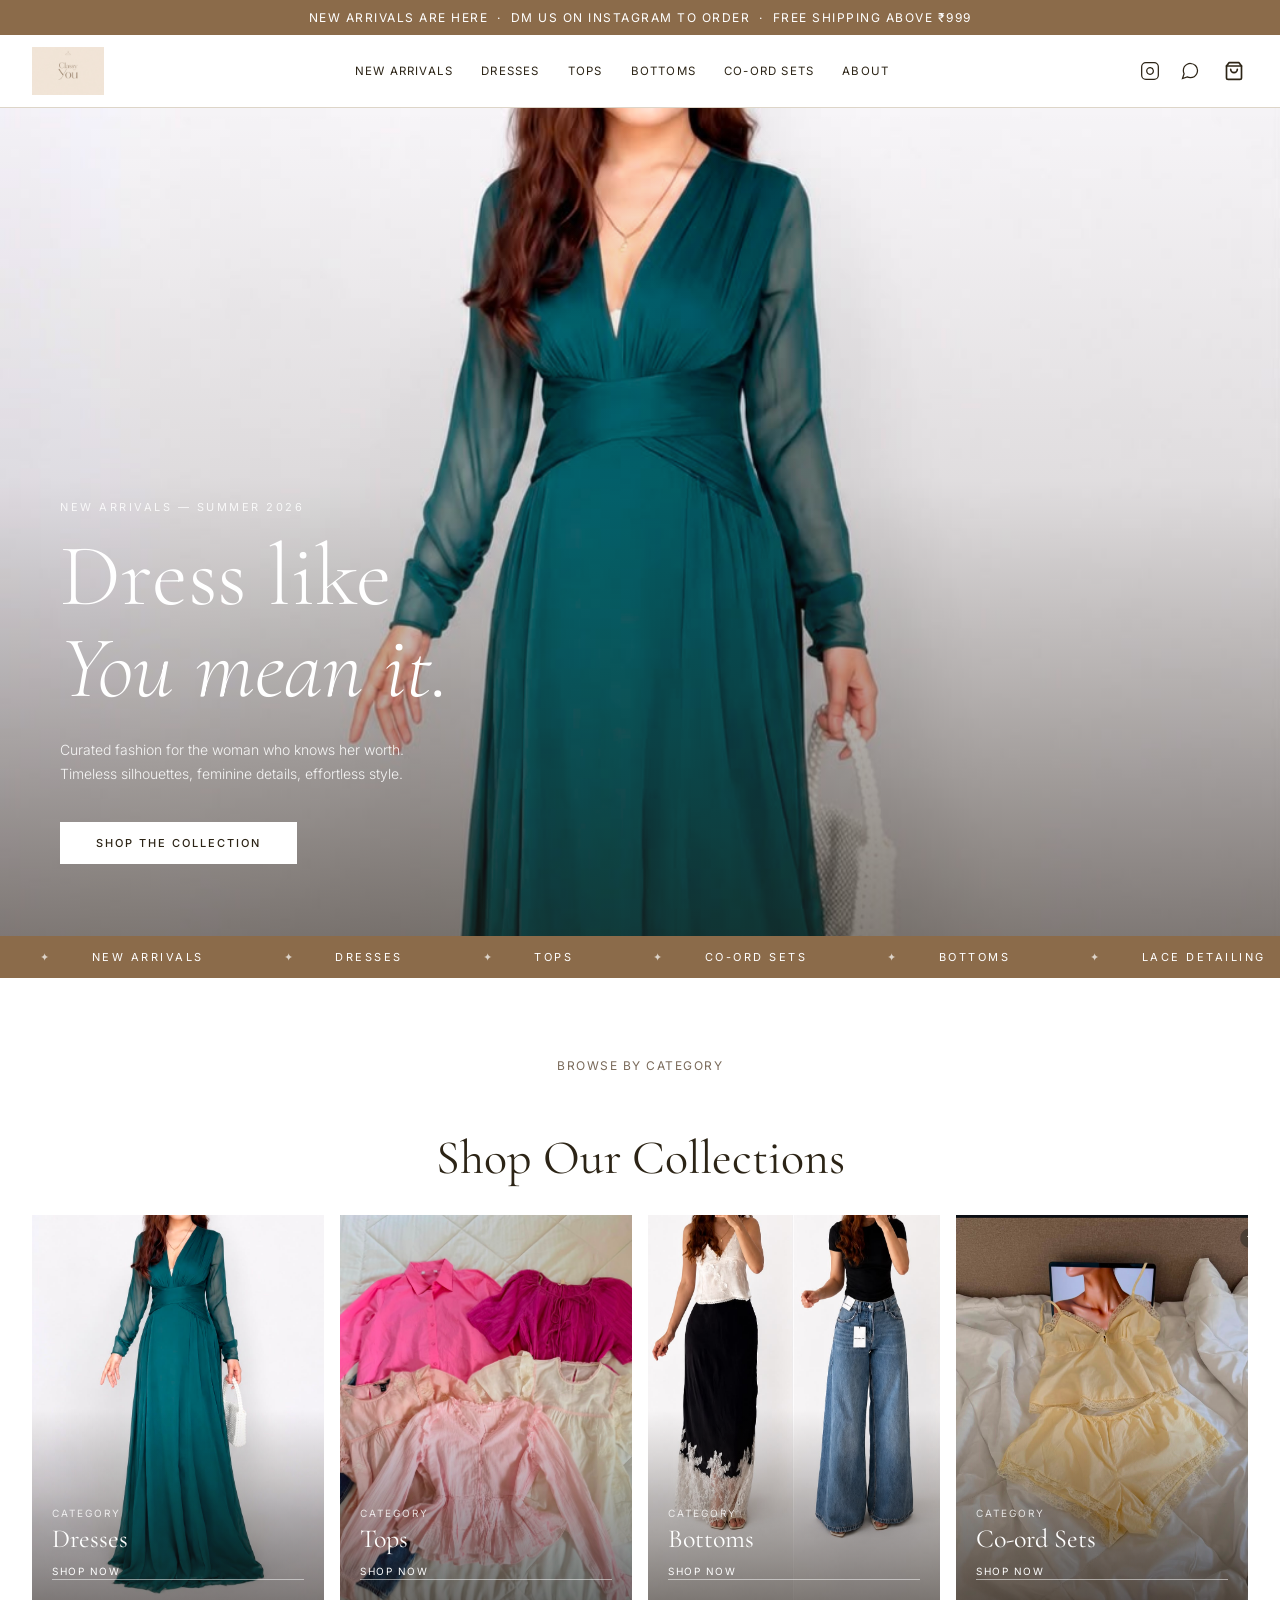
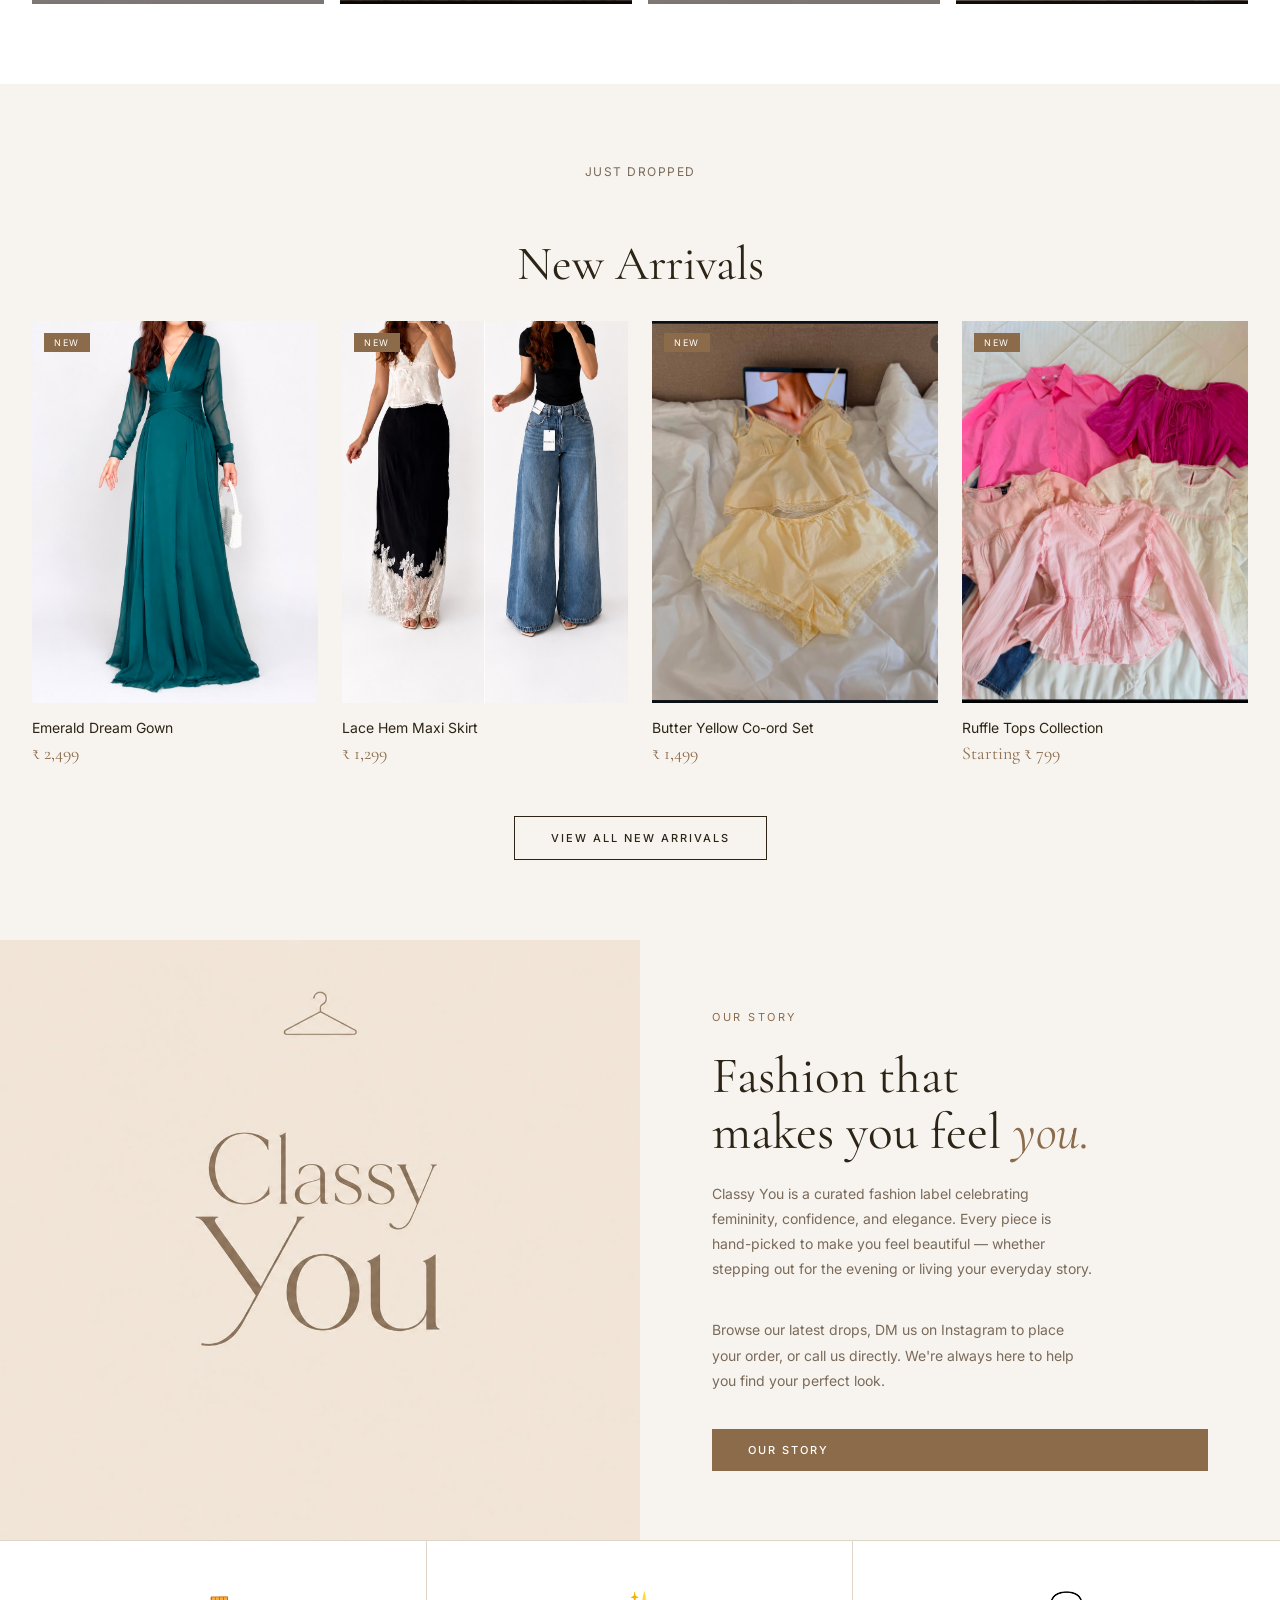
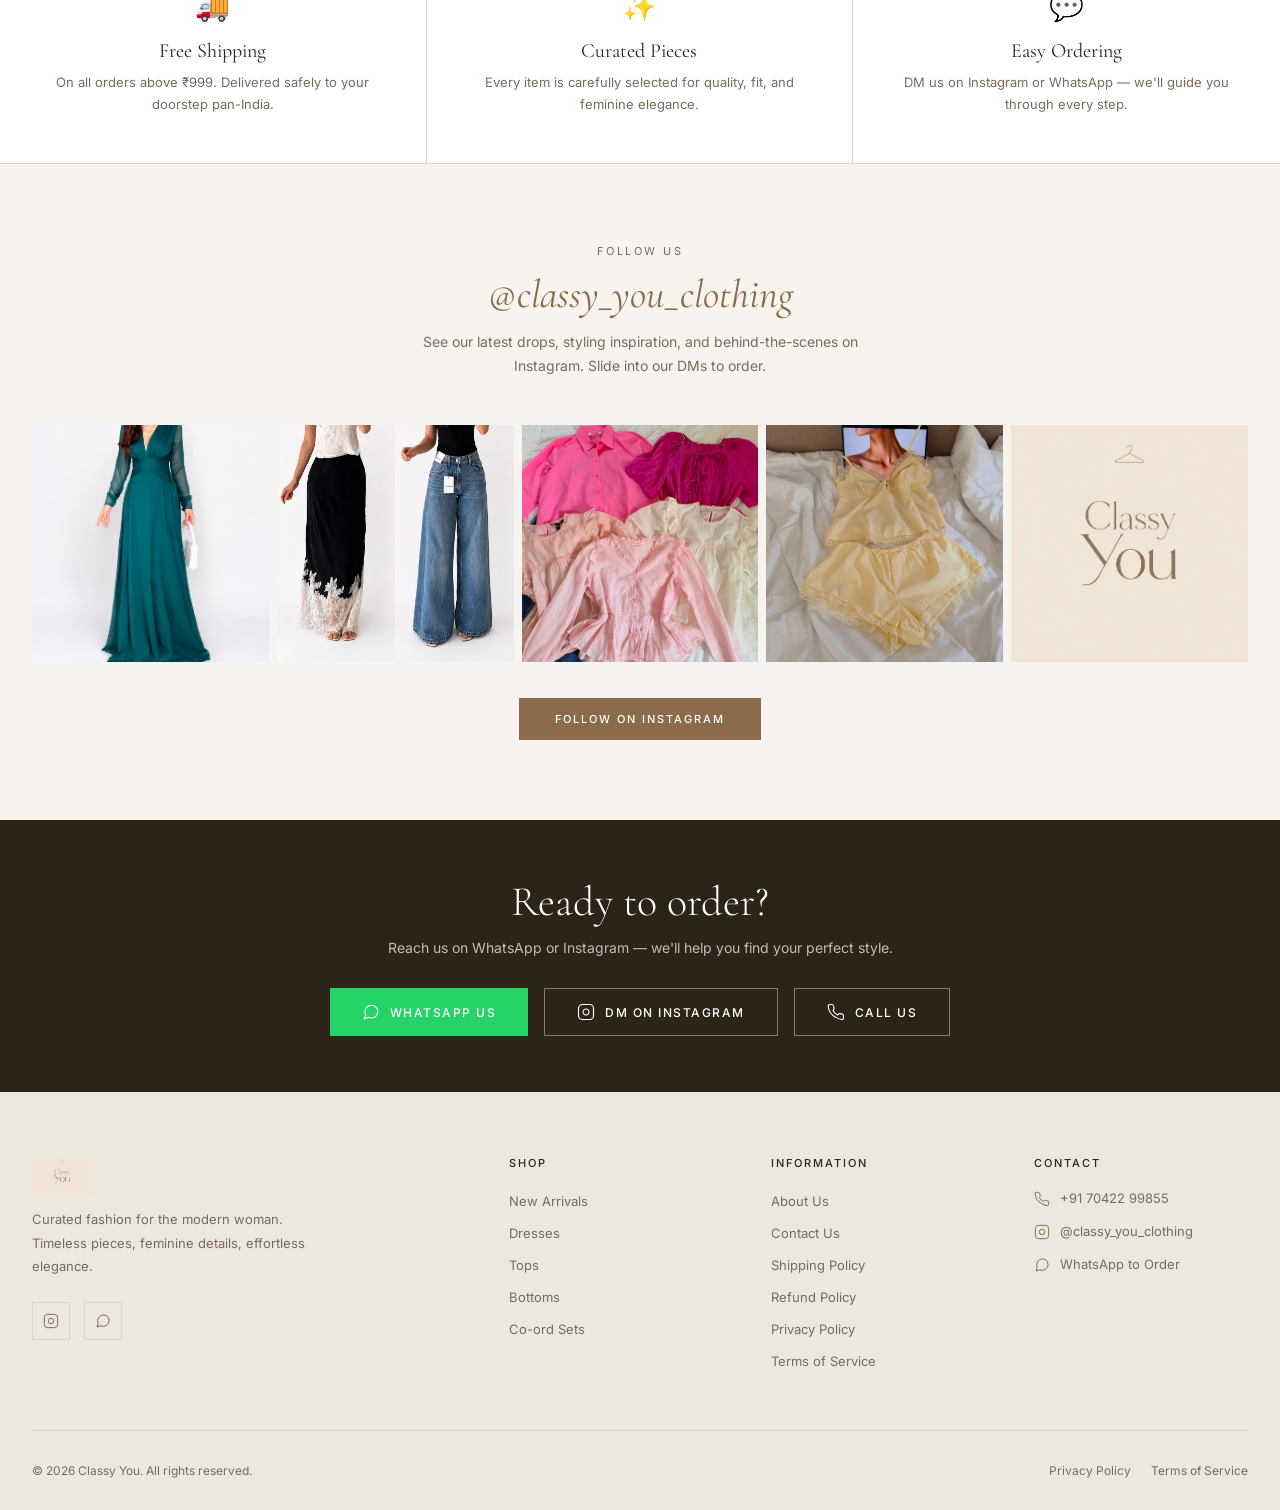
<file: index.html>
<!DOCTYPE html>
<html lang="en">
<head>
  <meta charset="UTF-8" />
  <meta name="viewport" content="width=device-width, initial-scale=1.0" />
  <title>Classy You — Curated Women's Fashion</title>
  <link rel="preconnect" href="https://fonts.googleapis.com" />
  <link rel="preconnect" href="https://fonts.gstatic.com" crossorigin />
  <link href="https://fonts.googleapis.com/css2?family=Cormorant+Garamond:ital,wght@0,300;0,400;0,500;0,600;1,300;1,400&family=Inter:wght@300;400;500&display=swap" rel="stylesheet" />
  <link rel="stylesheet" href="style.css" />
</head>
<body>

<!-- Mobile Nav -->
<div class="mobile-nav" id="mobileNav">
  <button class="mobile-nav-close" onclick="closeMobileNav()">
    <svg viewBox="0 0 24 24"><line x1="18" y1="6" x2="6" y2="18"/><line x1="6" y1="6" x2="18" y2="18"/></svg>
  </button>
  <a href="new-arrivals.html">New Arrivals</a>
  <a href="dresses.html">Dresses</a>
  <a href="tops.html">Tops</a>
  <a href="bottoms.html">Bottoms</a>
  <a href="coord-sets.html">Co-ord Sets</a>
  <a href="about.html">About Us</a>
  <a href="contact.html">Contact</a>
  <div class="mobile-nav-footer">
    <a href="https://www.instagram.com/classy_you_clothing" target="_blank">@classy_you_clothing</a>
    <a href="tel:+917042299855">+91 70422 99855</a>
  </div>
</div>

<!-- Announcement Bar -->
<div class="announcement">
  New arrivals are here &nbsp;·&nbsp; DM us on Instagram to order &nbsp;·&nbsp; Free shipping above ₹999
</div>

<!-- Header -->
<header>
  <div class="header-inner">
    <a href="index.html" class="logo">
      <img src="WhatsApp Image 2026-07-01 at 14.09.15.jpeg" alt="Classy You" class="logo-img" />
    </a>
    <nav>
      <a href="new-arrivals.html">New Arrivals</a>
      <a href="dresses.html">Dresses</a>
      <a href="tops.html">Tops</a>
      <a href="bottoms.html">Bottoms</a>
      <a href="coord-sets.html">Co-ord Sets</a>
      <a href="about.html">About</a>
    </nav>
    <div class="header-actions">
      <a href="https://www.instagram.com/classy_you_clothing" target="_blank" title="Instagram">
        <svg viewBox="0 0 24 24"><rect x="2" y="2" width="20" height="20" rx="5" ry="5"/><path d="M16 11.37A4 4 0 1 1 12.63 8 4 4 0 0 1 16 11.37z"/><line x1="17.5" y1="6.5" x2="17.51" y2="6.5"/></svg>
      </a>
      <a href="https://wa.me/917042299855" target="_blank" title="WhatsApp">
        <svg viewBox="0 0 24 24"><path d="M21 11.5a8.38 8.38 0 0 1-.9 3.8 8.5 8.5 0 0 1-7.6 4.7 8.38 8.38 0 0 1-3.8-.9L3 21l1.9-5.7a8.38 8.38 0 0 1-.9-3.8 8.5 8.5 0 0 1 4.7-7.6 8.38 8.38 0 0 1 3.8-.9h.5a8.48 8.48 0 0 1 8 8v.5z"/></svg>
      </a>
      <button class="cart-btn" onclick="openCart()" title="Cart"><svg viewBox="0 0 24 24" width="22" height="22"><path d="M6 2L3 6v14a2 2 0 002 2h14a2 2 0 002-2V6l-3-4z"/><line x1="3" y1="6" x2="21" y2="6"/><path d="M16 10a4 4 0 01-8 0"/></svg><span class="cart-badge" id="cyCartBadge" style="display:none">0</span></button><button class="hamburger" onclick="openMobileNav()">
        <svg viewBox="0 0 24 24"><line x1="3" y1="12" x2="21" y2="12"/><line x1="3" y1="6" x2="21" y2="6"/><line x1="3" y1="18" x2="21" y2="18"/></svg>
      </button>
    </div>
  </div>
</header>

<!-- Hero -->
<section class="hero">
  <img class="hero-img" src="WhatsApp Image 2026-07-01 at 14.03.33.jpeg" alt="Classy You — Emerald Evening Gown" />
  <div class="hero-overlay"></div>
  <div class="hero-content">
    <p class="hero-tag">New Arrivals — Summer 2026</p>
    <h1 class="hero-title">Dress like<br><em>You mean it.</em></h1>
    <p class="hero-desc">Curated fashion for the woman who knows her worth. Timeless silhouettes, feminine details, effortless style.</p>
    <a href="new-arrivals.html" class="btn btn-white">Shop the Collection</a>
  </div>
</section>

<!-- Marquee -->
<div class="marquee-strip">
  <div class="marquee-inner">
    <span>New Arrivals</span><span>Dresses</span><span>Tops</span><span>Co-ord Sets</span><span>Bottoms</span><span>Lace Detailing</span><span>Feminine &amp; Timeless</span>
    <span>New Arrivals</span><span>Dresses</span><span>Tops</span><span>Co-ord Sets</span><span>Bottoms</span><span>Lace Detailing</span><span>Feminine &amp; Timeless</span>
    <span>New Arrivals</span><span>Dresses</span><span>Tops</span><span>Co-ord Sets</span><span>Bottoms</span><span>Lace Detailing</span><span>Feminine &amp; Timeless</span>
  </div>
</div>

<!-- Collections -->
<section class="section">
  <div class="section-narrow">
    <p class="section-sub">Browse by Category</p>
    <h2 class="section-title">Shop Our Collections</h2>
    <br/>
    <div class="collections-grid">
      <a href="dresses.html" class="collection-card">
        <img src="WhatsApp Image 2026-07-01 at 14.03.33.jpeg" alt="Dresses" />
        <div class="collection-card-overlay">
          <span class="collection-card-label">Category</span>
          <span class="collection-card-name">Dresses</span>
          <span class="collection-card-link">Shop Now</span>
        </div>
      </a>
      <a href="tops.html" class="collection-card">
        <img src="WhatsApp Image 2026-07-01 at 14.04.19.jpeg" alt="Tops" />
        <div class="collection-card-overlay">
          <span class="collection-card-label">Category</span>
          <span class="collection-card-name">Tops</span>
          <span class="collection-card-link">Shop Now</span>
        </div>
      </a>
      <a href="bottoms.html" class="collection-card">
        <img src="WhatsApp Image 2026-07-01 at 14.03.23.jpeg" alt="Bottoms" />
        <div class="collection-card-overlay">
          <span class="collection-card-label">Category</span>
          <span class="collection-card-name">Bottoms</span>
          <span class="collection-card-link">Shop Now</span>
        </div>
      </a>
      <a href="coord-sets.html" class="collection-card">
        <img src="WhatsApp Image 2026-07-01 at 14.04.05.jpeg" alt="Co-ord Sets" />
        <div class="collection-card-overlay">
          <span class="collection-card-label">Category</span>
          <span class="collection-card-name">Co-ord Sets</span>
          <span class="collection-card-link">Shop Now</span>
        </div>
      </a>
    </div>
  </div>
</section>

<!-- New Arrivals -->
<section class="section" style="background: var(--cream-light);">
  <div class="section-narrow">
    <p class="section-sub">Just Dropped</p>
    <h2 class="section-title">New Arrivals</h2>
    <br/>
    <div class="products-row">
      <div class="product-card">
        <div class="product-card-img">
          <span class="product-card-badge">New</span>
          <img src="WhatsApp Image 2026-07-01 at 14.03.33.jpeg" alt="Emerald Dream Gown" />
          <button class="product-card-action" onclick="openModal('emerald-dream-gown')">Order Now</button>
        </div>
        <p class="product-card-name">Emerald Dream Gown</p>
        <p class="product-card-price">₹ 2,499</p>
      </div>
      <div class="product-card">
        <div class="product-card-img">
          <span class="product-card-badge">New</span>
          <img src="WhatsApp Image 2026-07-01 at 14.03.23.jpeg" alt="Lace Hem Maxi Skirt" />
          <button class="product-card-action" onclick="openModal('lace-hem-maxi-skirt')">Order Now</button>
        </div>
        <p class="product-card-name">Lace Hem Maxi Skirt</p>
        <p class="product-card-price">₹ 1,299</p>
      </div>
      <div class="product-card">
        <div class="product-card-img">
          <span class="product-card-badge">New</span>
          <img src="WhatsApp Image 2026-07-01 at 14.04.05.jpeg" alt="Butter Yellow Co-ord Set" />
          <button class="product-card-action" onclick="openModal('butter-yellow-coord-set')">Order Now</button>
        </div>
        <p class="product-card-name">Butter Yellow Co-ord Set</p>
        <p class="product-card-price">₹ 1,499</p>
      </div>
      <div class="product-card">
        <div class="product-card-img">
          <span class="product-card-badge">New</span>
          <img src="WhatsApp Image 2026-07-01 at 14.04.19.jpeg" alt="Ruffle Tops Collection" />
          <button class="product-card-action" onclick="openModal('pink-ruffle-peplum-blouse')">Order Now</button>
        </div>
        <p class="product-card-name">Ruffle Tops Collection</p>
        <p class="product-card-price">Starting ₹ 799</p>
      </div>
    </div>
    <div style="text-align:center;margin-top:52px;">
      <a href="new-arrivals.html" class="btn btn-outline">View All New Arrivals</a>
    </div>
  </div>
</section>

<!-- Featured Split -->
<section class="featured-split">
  <div class="featured-split-img">
    <img src="WhatsApp Image 2026-07-01 at 14.09.15.jpeg" alt="Classy You Brand" />
  </div>
  <div class="featured-split-content">
    <p class="eyebrow">Our Story</p>
    <h2>Fashion that<br>makes you feel <em>you.</em></h2>
    <p>Classy You is a curated fashion label celebrating femininity, confidence, and elegance. Every piece is hand-picked to make you feel beautiful — whether stepping out for the evening or living your everyday story.</p>
    <p>Browse our latest drops, DM us on Instagram to place your order, or call us directly. We're always here to help you find your perfect look.</p>
    <a href="about.html" class="btn btn-brown">Our Story</a>
  </div>
</section>

<!-- Perks -->
<section class="perks">
  <div class="perk">
    <div class="perk-icon">🚚</div>
    <h3 class="perk-title">Free Shipping</h3>
    <p class="perk-desc">On all orders above ₹999. Delivered safely to your doorstep pan-India.</p>
  </div>
  <div class="perk">
    <div class="perk-icon">✨</div>
    <h3 class="perk-title">Curated Pieces</h3>
    <p class="perk-desc">Every item is carefully selected for quality, fit, and feminine elegance.</p>
  </div>
  <div class="perk">
    <div class="perk-icon">💬</div>
    <h3 class="perk-title">Easy Ordering</h3>
    <p class="perk-desc">DM us on Instagram or WhatsApp — we'll guide you through every step.</p>
  </div>
</section>

<!-- Instagram Feed -->
<section class="instagram-section">
  <p style="font-size:11px;letter-spacing:2.5px;text-transform:uppercase;color:var(--text-light);margin-bottom:12px;">Follow Us</p>
  <p class="instagram-handle">@classy_you_clothing</p>
  <p style="font-size:14px;color:var(--text-light);max-width:440px;margin:0 auto;line-height:1.7;">See our latest drops, styling inspiration, and behind-the-scenes on Instagram. Slide into our DMs to order.</p>
  <div class="instagram-grid">
    <div class="instagram-thumb">
      <img src="WhatsApp Image 2026-07-01 at 14.03.33.jpeg" alt="Instagram post" />
      <div class="instagram-thumb-overlay"><svg viewBox="0 0 24 24"><rect x="2" y="2" width="20" height="20" rx="5"/><path d="M16 11.37A4 4 0 1 1 12.63 8 4 4 0 0 1 16 11.37z"/><line x1="17.5" y1="6.5" x2="17.51" y2="6.5"/></svg></div>
    </div>
    <div class="instagram-thumb">
      <img src="WhatsApp Image 2026-07-01 at 14.03.23.jpeg" alt="Instagram post" />
      <div class="instagram-thumb-overlay"><svg viewBox="0 0 24 24"><rect x="2" y="2" width="20" height="20" rx="5"/><path d="M16 11.37A4 4 0 1 1 12.63 8 4 4 0 0 1 16 11.37z"/><line x1="17.5" y1="6.5" x2="17.51" y2="6.5"/></svg></div>
    </div>
    <div class="instagram-thumb">
      <img src="WhatsApp Image 2026-07-01 at 14.04.19.jpeg" alt="Instagram post" />
      <div class="instagram-thumb-overlay"><svg viewBox="0 0 24 24"><rect x="2" y="2" width="20" height="20" rx="5"/><path d="M16 11.37A4 4 0 1 1 12.63 8 4 4 0 0 1 16 11.37z"/><line x1="17.5" y1="6.5" x2="17.51" y2="6.5"/></svg></div>
    </div>
    <div class="instagram-thumb">
      <img src="WhatsApp Image 2026-07-01 at 14.04.05.jpeg" alt="Instagram post" />
      <div class="instagram-thumb-overlay"><svg viewBox="0 0 24 24"><rect x="2" y="2" width="20" height="20" rx="5"/><path d="M16 11.37A4 4 0 1 1 12.63 8 4 4 0 0 1 16 11.37z"/><line x1="17.5" y1="6.5" x2="17.51" y2="6.5"/></svg></div>
    </div>
    <div class="instagram-thumb">
      <img src="WhatsApp Image 2026-07-01 at 14.09.15.jpeg" alt="Instagram post" />
      <div class="instagram-thumb-overlay"><svg viewBox="0 0 24 24"><rect x="2" y="2" width="20" height="20" rx="5"/><path d="M16 11.37A4 4 0 1 1 12.63 8 4 4 0 0 1 16 11.37z"/><line x1="17.5" y1="6.5" x2="17.51" y2="6.5"/></svg></div>
    </div>
  </div>
  <div style="margin-top:36px;">
    <a href="https://www.instagram.com/classy_you_clothing" target="_blank" class="btn btn-brown">Follow on Instagram</a>
  </div>
</section>

<!-- Contact Strip -->
<section class="contact-strip">
  <h2>Ready to order?</h2>
  <p>Reach us on WhatsApp or Instagram — we'll help you find your perfect style.</p>
  <div class="contact-buttons">
    <a href="https://wa.me/917042299855?text=Hi%20Classy%20You!%20I%20want%20to%20place%20an%20order." target="_blank" class="btn-wa">
      <svg viewBox="0 0 24 24"><path d="M21 11.5a8.38 8.38 0 0 1-.9 3.8 8.5 8.5 0 0 1-7.6 4.7 8.38 8.38 0 0 1-3.8-.9L3 21l1.9-5.7a8.38 8.38 0 0 1-.9-3.8 8.5 8.5 0 0 1 4.7-7.6 8.38 8.38 0 0 1 3.8-.9h.5a8.48 8.48 0 0 1 8 8v.5z"/></svg>
      WhatsApp Us
    </a>
    <a href="https://www.instagram.com/classy_you_clothing" target="_blank" class="btn-ig">
      <svg viewBox="0 0 24 24"><rect x="2" y="2" width="20" height="20" rx="5" ry="5"/><path d="M16 11.37A4 4 0 1 1 12.63 8 4 4 0 0 1 16 11.37z"/><line x1="17.5" y1="6.5" x2="17.51" y2="6.5"/></svg>
      DM on Instagram
    </a>
    <a href="tel:+917042299855" class="btn-ig">
      <svg viewBox="0 0 24 24"><path d="M22 16.92v3a2 2 0 0 1-2.18 2 19.79 19.79 0 0 1-8.63-3.07A19.5 19.5 0 0 1 4.69 13a19.79 19.79 0 0 1-3.07-8.67A2 2 0 0 1 3.6 2h3a2 2 0 0 1 2 1.72c.127.96.361 1.903.7 2.81a2 2 0 0 1-.45 2.11L8.09 9.91a16 16 0 0 0 6 6l1.27-1.27a2 2 0 0 1 2.11-.45c.907.339 1.85.573 2.81.7A2 2 0 0 1 22 16.92z"/></svg>
      Call Us
    </a>
  </div>
</section>

<!-- Footer -->
<footer>
  <div class="footer-grid">
    <div class="footer-brand">
      <a href="index.html" class="logo">
        <img src="WhatsApp Image 2026-07-01 at 14.09.15.jpeg" alt="Classy You" class="logo-img" />
      </a>
      <p>Curated fashion for the modern woman. Timeless pieces, feminine details, effortless elegance.</p>
      <div class="footer-social">
        <a href="https://www.instagram.com/classy_you_clothing" target="_blank">
          <svg viewBox="0 0 24 24"><rect x="2" y="2" width="20" height="20" rx="5"/><path d="M16 11.37A4 4 0 1 1 12.63 8 4 4 0 0 1 16 11.37z"/><line x1="17.5" y1="6.5" x2="17.51" y2="6.5"/></svg>
        </a>
        <a href="https://wa.me/917042299855" target="_blank">
          <svg viewBox="0 0 24 24"><path d="M21 11.5a8.38 8.38 0 0 1-.9 3.8 8.5 8.5 0 0 1-7.6 4.7 8.38 8.38 0 0 1-3.8-.9L3 21l1.9-5.7a8.38 8.38 0 0 1-.9-3.8 8.5 8.5 0 0 1 4.7-7.6 8.38 8.38 0 0 1 3.8-.9h.5a8.48 8.48 0 0 1 8 8v.5z"/></svg>
        </a>
      </div>
    </div>
    <div class="footer-col">
      <h4>Shop</h4>
      <ul>
        <li><a href="new-arrivals.html">New Arrivals</a></li>
        <li><a href="dresses.html">Dresses</a></li>
        <li><a href="tops.html">Tops</a></li>
        <li><a href="bottoms.html">Bottoms</a></li>
        <li><a href="coord-sets.html">Co-ord Sets</a></li>
      </ul>
    </div>
    <div class="footer-col">
      <h4>Information</h4>
      <ul>
        <li><a href="about.html">About Us</a></li>
        <li><a href="contact.html">Contact Us</a></li>
        <li><a href="shipping-policy.html">Shipping Policy</a></li>
        <li><a href="refund-policy.html">Refund Policy</a></li>
        <li><a href="privacy-policy.html">Privacy Policy</a></li>
        <li><a href="terms-of-service.html">Terms of Service</a></li>
      </ul>
    </div>
    <div class="footer-col">
      <h4>Contact</h4>
      <div class="footer-contact-item">
        <svg viewBox="0 0 24 24"><path d="M22 16.92v3a2 2 0 0 1-2.18 2 19.79 19.79 0 0 1-8.63-3.07A19.5 19.5 0 0 1 4.69 13a19.79 19.79 0 0 1-3.07-8.67A2 2 0 0 1 3.6 2h3a2 2 0 0 1 2 1.72c.127.96.361 1.903.7 2.81a2 2 0 0 1-.45 2.11L8.09 9.91a16 16 0 0 0 6 6l1.27-1.27a2 2 0 0 1 2.11-.45c.907.339 1.85.573 2.81.7A2 2 0 0 1 22 16.92z"/></svg>
        <a href="tel:+917042299855">+91 70422 99855</a>
      </div>
      <div class="footer-contact-item">
        <svg viewBox="0 0 24 24"><rect x="2" y="2" width="20" height="20" rx="5"/><path d="M16 11.37A4 4 0 1 1 12.63 8 4 4 0 0 1 16 11.37z"/><line x1="17.5" y1="6.5" x2="17.51" y2="6.5"/></svg>
        <a href="https://www.instagram.com/classy_you_clothing" target="_blank">@classy_you_clothing</a>
      </div>
      <div class="footer-contact-item">
        <svg viewBox="0 0 24 24"><path d="M21 11.5a8.38 8.38 0 0 1-.9 3.8 8.5 8.5 0 0 1-7.6 4.7 8.38 8.38 0 0 1-3.8-.9L3 21l1.9-5.7a8.38 8.38 0 0 1-.9-3.8 8.5 8.5 0 0 1 4.7-7.6 8.38 8.38 0 0 1 3.8-.9h.5a8.48 8.48 0 0 1 8 8v.5z"/></svg>
        <a href="https://wa.me/917042299855" target="_blank">WhatsApp to Order</a>
      </div>
    </div>
  </div>
  <div class="footer-bottom">
    <span>© 2026 Classy You. All rights reserved.</span>
    <span style="display:flex;gap:20px;">
      <a href="privacy-policy.html">Privacy Policy</a>
      <a href="terms-of-service.html">Terms of Service</a>
    </span>
  </div>
</footer>

<script src="products.js?v=3"></script>
<script src="shop.js?v=3"></script>
<script>
  function openMobileNav() { document.getElementById('mobileNav').classList.add('open'); document.body.style.overflow='hidden'; }
  function closeMobileNav() { document.getElementById('mobileNav').classList.remove('open'); document.body.style.overflow=''; }
  document.querySelectorAll('.mobile-nav a').forEach(function(l){ l.addEventListener('click', function(){ if(this.getAttribute('href')&&!this.getAttribute('href').startsWith('http'))closeMobileNav(); }); });
  var obs=new IntersectionObserver(function(e){e.forEach(function(en){if(en.isIntersecting){en.target.style.opacity='1';en.target.style.transform='translateY(0)';}});},{threshold:0.1});
  document.querySelectorAll('.product-card,.collection-card,.perk').forEach(function(el){el.style.opacity='0';el.style.transform='translateY(24px)';el.style.transition='opacity 0.5s ease,transform 0.5s ease';obs.observe(el);});
</script>
</body>
</html>
</file>
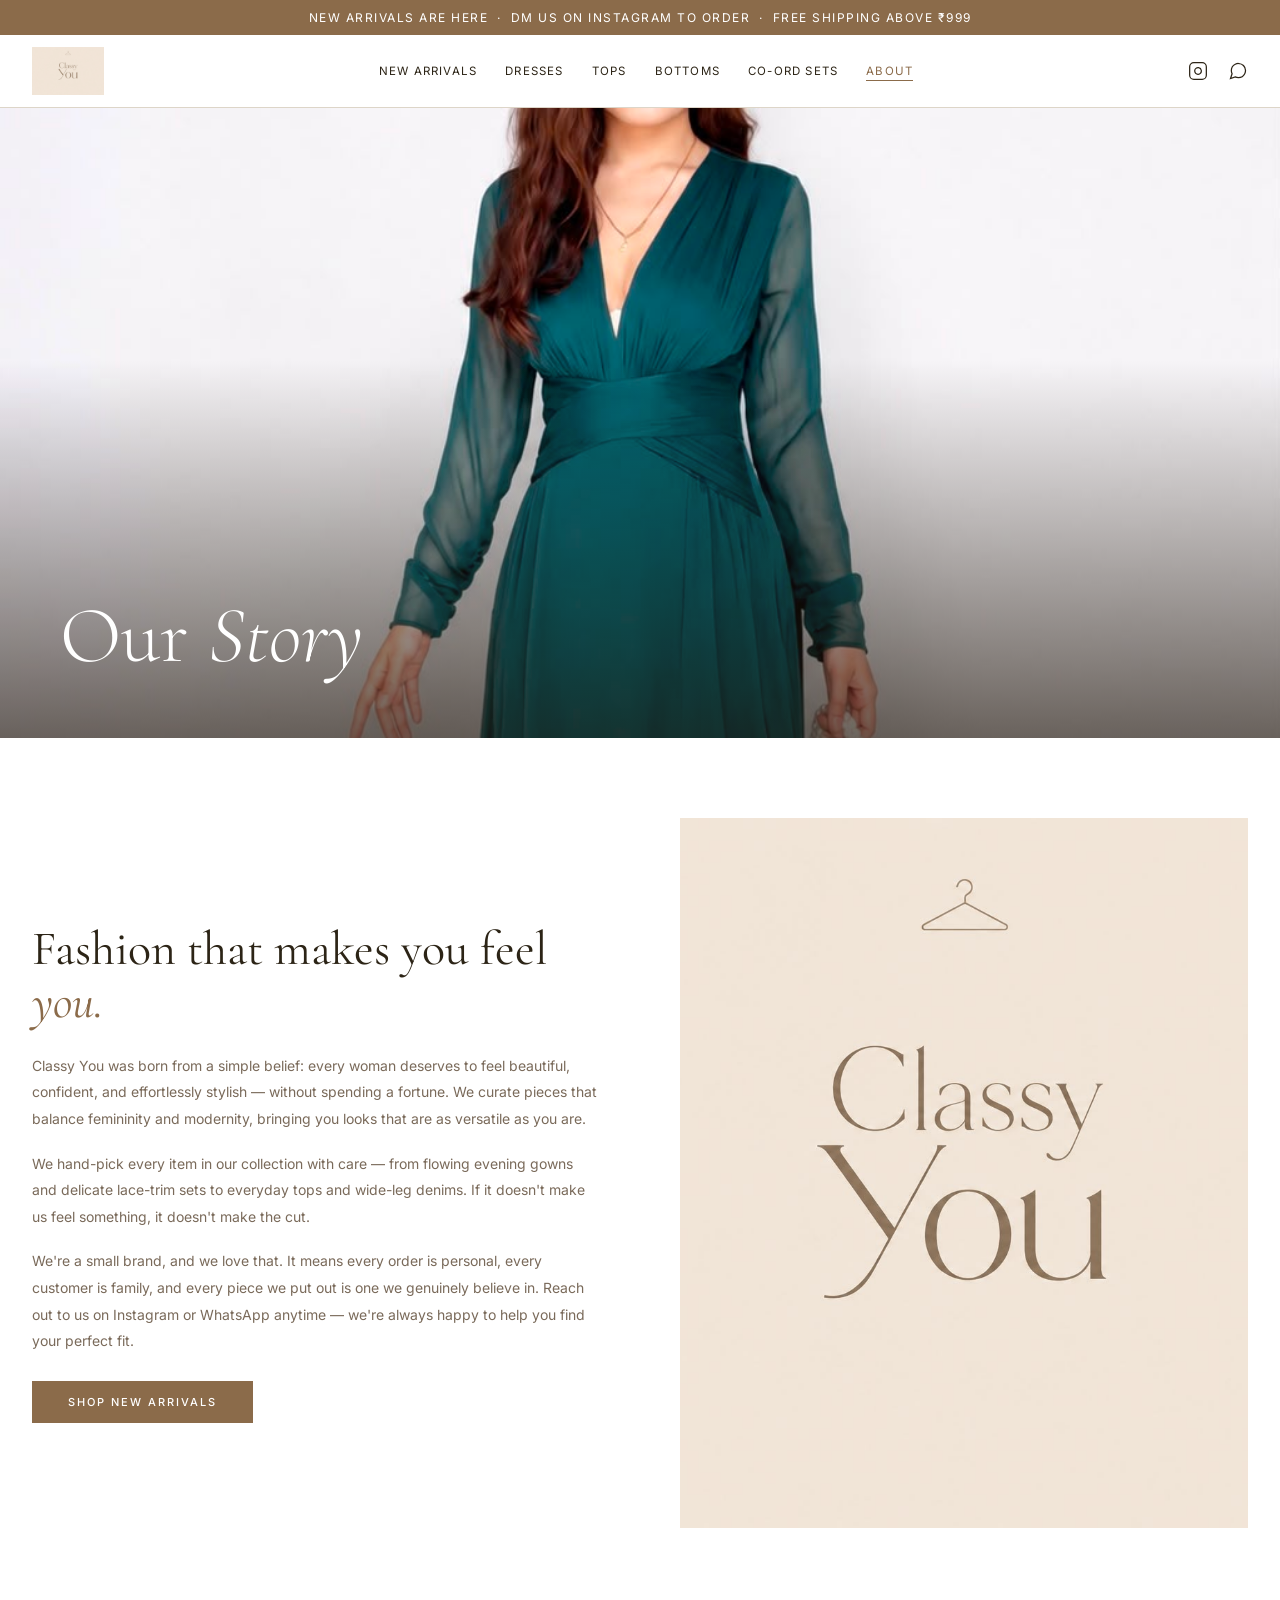
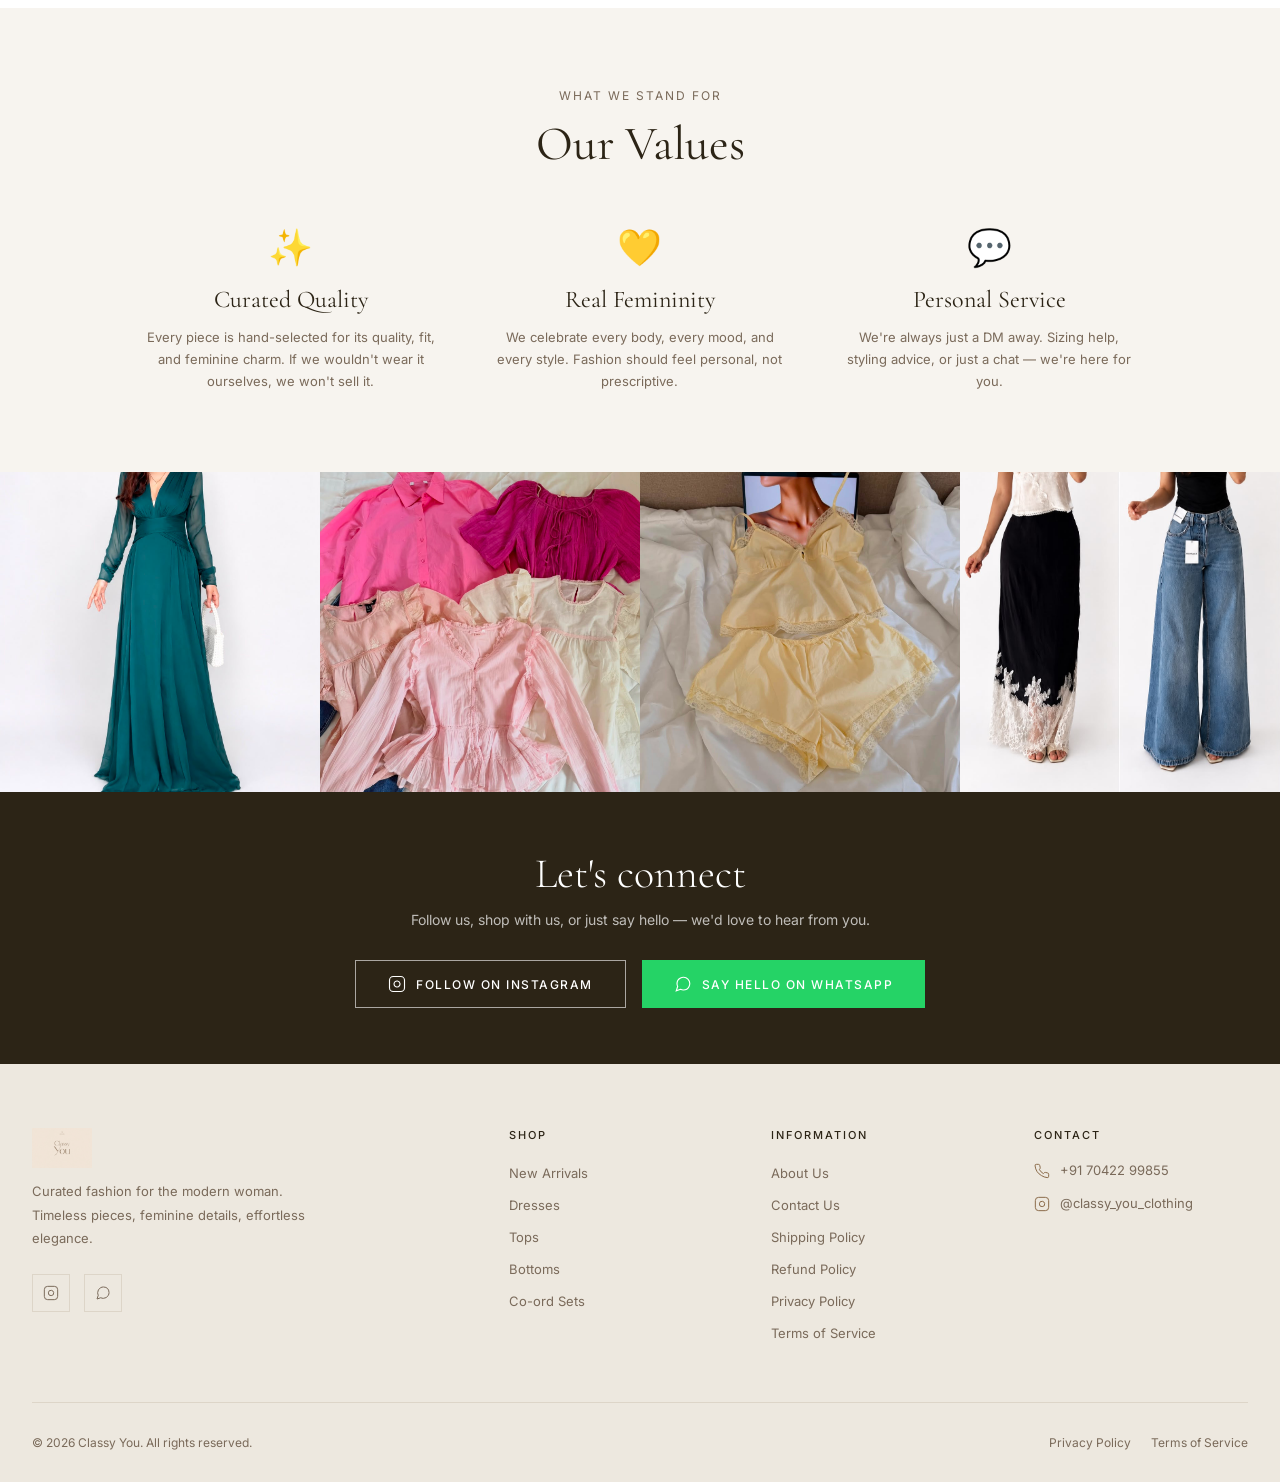
<file: about.html>
<!DOCTYPE html>
<html lang="en">
<head>
  <meta charset="UTF-8" /><meta name="viewport" content="width=device-width, initial-scale=1.0" />
  <title>About Us — Classy You</title>
  <link rel="preconnect" href="https://fonts.googleapis.com" /><link rel="preconnect" href="https://fonts.gstatic.com" crossorigin />
  <link href="https://fonts.googleapis.com/css2?family=Cormorant+Garamond:ital,wght@0,300;0,400;0,500;0,600;1,300;1,400&family=Inter:wght@300;400;500&display=swap" rel="stylesheet" />
  <link rel="stylesheet" href="style.css" />
</head>
<body>
<div class="mobile-nav" id="mobileNav">
  <button class="mobile-nav-close" onclick="closeMobileNav()"><svg viewBox="0 0 24 24"><line x1="18" y1="6" x2="6" y2="18"/><line x1="6" y1="6" x2="18" y2="18"/></svg></button>
  <a href="new-arrivals.html">New Arrivals</a><a href="dresses.html">Dresses</a><a href="tops.html">Tops</a><a href="bottoms.html">Bottoms</a><a href="coord-sets.html">Co-ord Sets</a><a href="about.html">About Us</a><a href="contact.html">Contact</a>
  <div class="mobile-nav-footer"><a href="https://www.instagram.com/classy_you_clothing" target="_blank">@classy_you_clothing</a><a href="tel:+917042299855">+91 70422 99855</a></div>
</div>
<div class="announcement">New arrivals are here &nbsp;·&nbsp; DM us on Instagram to order &nbsp;·&nbsp; Free shipping above ₹999</div>
<header><div class="header-inner">
  <a href="index.html" class="logo"><img src="WhatsApp Image 2026-07-01 at 14.09.15.jpeg" alt="Classy You" class="logo-img" /></a>
  <nav><a href="new-arrivals.html">New Arrivals</a><a href="dresses.html">Dresses</a><a href="tops.html">Tops</a><a href="bottoms.html">Bottoms</a><a href="coord-sets.html">Co-ord Sets</a><a href="about.html" class="active">About</a></nav>
  <div class="header-actions"><a href="https://www.instagram.com/classy_you_clothing" target="_blank"><svg viewBox="0 0 24 24"><rect x="2" y="2" width="20" height="20" rx="5" ry="5"/><path d="M16 11.37A4 4 0 1 1 12.63 8 4 4 0 0 1 16 11.37z"/><line x1="17.5" y1="6.5" x2="17.51" y2="6.5"/></svg></a><a href="https://wa.me/917042299855" target="_blank"><svg viewBox="0 0 24 24"><path d="M21 11.5a8.38 8.38 0 0 1-.9 3.8 8.5 8.5 0 0 1-7.6 4.7 8.38 8.38 0 0 1-3.8-.9L3 21l1.9-5.7a8.38 8.38 0 0 1-.9-3.8 8.5 8.5 0 0 1 4.7-7.6 8.38 8.38 0 0 1 3.8-.9h.5a8.48 8.48 0 0 1 8 8v.5z"/></svg></a><button class="hamburger" onclick="openMobileNav()"><svg viewBox="0 0 24 24"><line x1="3" y1="12" x2="21" y2="12"/><line x1="3" y1="6" x2="21" y2="6"/><line x1="3" y1="18" x2="21" y2="18"/></svg></button></div>
</div></header>

<!-- About Hero -->
<div class="about-hero">
  <img src="WhatsApp Image 2026-07-01 at 14.03.33.jpeg" alt="Classy You" />
  <div class="about-hero-overlay"></div>
  <div class="about-hero-content">
    <h1>Our <em>Story</em></h1>
  </div>
</div>

<!-- Brand Story -->
<div class="about-story">
  <div class="about-story-text">
    <h2>Fashion that makes you feel <em>you.</em></h2>
    <p>Classy You was born from a simple belief: every woman deserves to feel beautiful, confident, and effortlessly stylish — without spending a fortune. We curate pieces that balance femininity and modernity, bringing you looks that are as versatile as you are.</p>
    <p>We hand-pick every item in our collection with care — from flowing evening gowns and delicate lace-trim sets to everyday tops and wide-leg denims. If it doesn't make us feel something, it doesn't make the cut.</p>
    <p>We're a small brand, and we love that. It means every order is personal, every customer is family, and every piece we put out is one we genuinely believe in. Reach out to us on Instagram or WhatsApp anytime — we're always happy to help you find your perfect fit.</p>
    <a href="new-arrivals.html" class="btn btn-brown" style="margin-top:8px;">Shop New Arrivals</a>
  </div>
  <div class="about-story-img">
    <img src="WhatsApp Image 2026-07-01 at 14.09.15.jpeg" alt="Classy You Logo" />
  </div>
</div>

<!-- Values -->
<section class="about-values-section">
  <p style="font-size:12px;letter-spacing:2px;text-transform:uppercase;color:var(--text-light);margin-bottom:12px;">What we stand for</p>
  <h2 class="section-title">Our Values</h2>
  <div class="about-values-grid">
    <div class="about-value">
      <div class="about-value-icon">✨</div>
      <h3>Curated Quality</h3>
      <p>Every piece is hand-selected for its quality, fit, and feminine charm. If we wouldn't wear it ourselves, we won't sell it.</p>
    </div>
    <div class="about-value">
      <div class="about-value-icon">💛</div>
      <h3>Real Femininity</h3>
      <p>We celebrate every body, every mood, and every style. Fashion should feel personal, not prescriptive.</p>
    </div>
    <div class="about-value">
      <div class="about-value-icon">💬</div>
      <h3>Personal Service</h3>
      <p>We're always just a DM away. Sizing help, styling advice, or just a chat — we're here for you.</p>
    </div>
  </div>
</section>

<!-- Photo Strip -->
<section style="display:grid;grid-template-columns:repeat(4,1fr);gap:0;">
  <div style="aspect-ratio:1;overflow:hidden;"><img src="WhatsApp Image 2026-07-01 at 14.03.33.jpeg" alt="" style="width:100%;height:100%;object-fit:cover;"></div>
  <div style="aspect-ratio:1;overflow:hidden;"><img src="WhatsApp Image 2026-07-01 at 14.04.19.jpeg" alt="" style="width:100%;height:100%;object-fit:cover;"></div>
  <div style="aspect-ratio:1;overflow:hidden;"><img src="WhatsApp Image 2026-07-01 at 14.04.05.jpeg" alt="" style="width:100%;height:100%;object-fit:cover;"></div>
  <div style="aspect-ratio:1;overflow:hidden;"><img src="WhatsApp Image 2026-07-01 at 14.03.23.jpeg" alt="" style="width:100%;height:100%;object-fit:cover;"></div>
</section>

<section class="contact-strip">
  <h2>Let's connect</h2>
  <p>Follow us, shop with us, or just say hello — we'd love to hear from you.</p>
  <div class="contact-buttons">
    <a href="https://www.instagram.com/classy_you_clothing" target="_blank" class="btn-ig" style="border-color:rgba(255,255,255,0.6);"><svg viewBox="0 0 24 24"><rect x="2" y="2" width="20" height="20" rx="5" ry="5"/><path d="M16 11.37A4 4 0 1 1 12.63 8 4 4 0 0 1 16 11.37z"/><line x1="17.5" y1="6.5" x2="17.51" y2="6.5"/></svg>Follow on Instagram</a>
    <a href="https://wa.me/917042299855?text=Hi%20Classy%20You!" target="_blank" class="btn-wa"><svg viewBox="0 0 24 24"><path d="M21 11.5a8.38 8.38 0 0 1-.9 3.8 8.5 8.5 0 0 1-7.6 4.7 8.38 8.38 0 0 1-3.8-.9L3 21l1.9-5.7a8.38 8.38 0 0 1-.9-3.8 8.5 8.5 0 0 1 4.7-7.6 8.38 8.38 0 0 1 3.8-.9h.5a8.48 8.48 0 0 1 8 8v.5z"/></svg>Say Hello on WhatsApp</a>
  </div>
</section>

<footer><div class="footer-grid"><div class="footer-brand"><a href="index.html" class="logo"><img src="WhatsApp Image 2026-07-01 at 14.09.15.jpeg" alt="Classy You" class="logo-img" /></a><p>Curated fashion for the modern woman. Timeless pieces, feminine details, effortless elegance.</p><div class="footer-social"><a href="https://www.instagram.com/classy_you_clothing" target="_blank"><svg viewBox="0 0 24 24"><rect x="2" y="2" width="20" height="20" rx="5"/><path d="M16 11.37A4 4 0 1 1 12.63 8 4 4 0 0 1 16 11.37z"/><line x1="17.5" y1="6.5" x2="17.51" y2="6.5"/></svg></a><a href="https://wa.me/917042299855" target="_blank"><svg viewBox="0 0 24 24"><path d="M21 11.5a8.38 8.38 0 0 1-.9 3.8 8.5 8.5 0 0 1-7.6 4.7 8.38 8.38 0 0 1-3.8-.9L3 21l1.9-5.7a8.38 8.38 0 0 1-.9-3.8 8.5 8.5 0 0 1 4.7-7.6 8.38 8.38 0 0 1 3.8-.9h.5a8.48 8.48 0 0 1 8 8v.5z"/></svg></a></div></div><div class="footer-col"><h4>Shop</h4><ul><li><a href="new-arrivals.html">New Arrivals</a></li><li><a href="dresses.html">Dresses</a></li><li><a href="tops.html">Tops</a></li><li><a href="bottoms.html">Bottoms</a></li><li><a href="coord-sets.html">Co-ord Sets</a></li></ul></div><div class="footer-col"><h4>Information</h4><ul><li><a href="about.html">About Us</a></li><li><a href="contact.html">Contact Us</a></li><li><a href="shipping-policy.html">Shipping Policy</a></li><li><a href="refund-policy.html">Refund Policy</a></li><li><a href="privacy-policy.html">Privacy Policy</a></li><li><a href="terms-of-service.html">Terms of Service</a></li></ul></div><div class="footer-col"><h4>Contact</h4><div class="footer-contact-item"><svg viewBox="0 0 24 24"><path d="M22 16.92v3a2 2 0 0 1-2.18 2 19.79 19.79 0 0 1-8.63-3.07A19.5 19.5 0 0 1 4.69 13a19.79 19.79 0 0 1-3.07-8.67A2 2 0 0 1 3.6 2h3a2 2 0 0 1 2 1.72c.127.96.361 1.903.7 2.81a2 2 0 0 1-.45 2.11L8.09 9.91a16 16 0 0 0 6 6l1.27-1.27a2 2 0 0 1 2.11-.45c.907.339 1.85.573 2.81.7A2 2 0 0 1 22 16.92z"/></svg><a href="tel:+917042299855">+91 70422 99855</a></div><div class="footer-contact-item"><svg viewBox="0 0 24 24"><rect x="2" y="2" width="20" height="20" rx="5"/><path d="M16 11.37A4 4 0 1 1 12.63 8 4 4 0 0 1 16 11.37z"/><line x1="17.5" y1="6.5" x2="17.51" y2="6.5"/></svg><a href="https://www.instagram.com/classy_you_clothing" target="_blank">@classy_you_clothing</a></div></div></div><div class="footer-bottom"><span>© 2026 Classy You. All rights reserved.</span><span style="display:flex;gap:20px;"><a href="privacy-policy.html">Privacy Policy</a><a href="terms-of-service.html">Terms of Service</a></span></div></footer>
<script>function openMobileNav(){document.getElementById('mobileNav').classList.add('open');document.body.style.overflow='hidden';}function closeMobileNav(){document.getElementById('mobileNav').classList.remove('open');document.body.style.overflow='';}document.querySelectorAll('.mobile-nav a').forEach(function(l){l.addEventListener('click',function(){if(!this.getAttribute('href').startsWith('http'))closeMobileNav();});});var obs=new IntersectionObserver(function(e){e.forEach(function(en){if(en.isIntersecting){en.target.style.opacity='1';en.target.style.transform='translateY(0)';}});},{threshold:0.1});document.querySelectorAll('.about-value').forEach(function(el){el.style.opacity='0';el.style.transform='translateY(24px)';el.style.transition='opacity 0.5s ease,transform 0.5s ease';obs.observe(el);});</script>
</body>
</html>
</file>
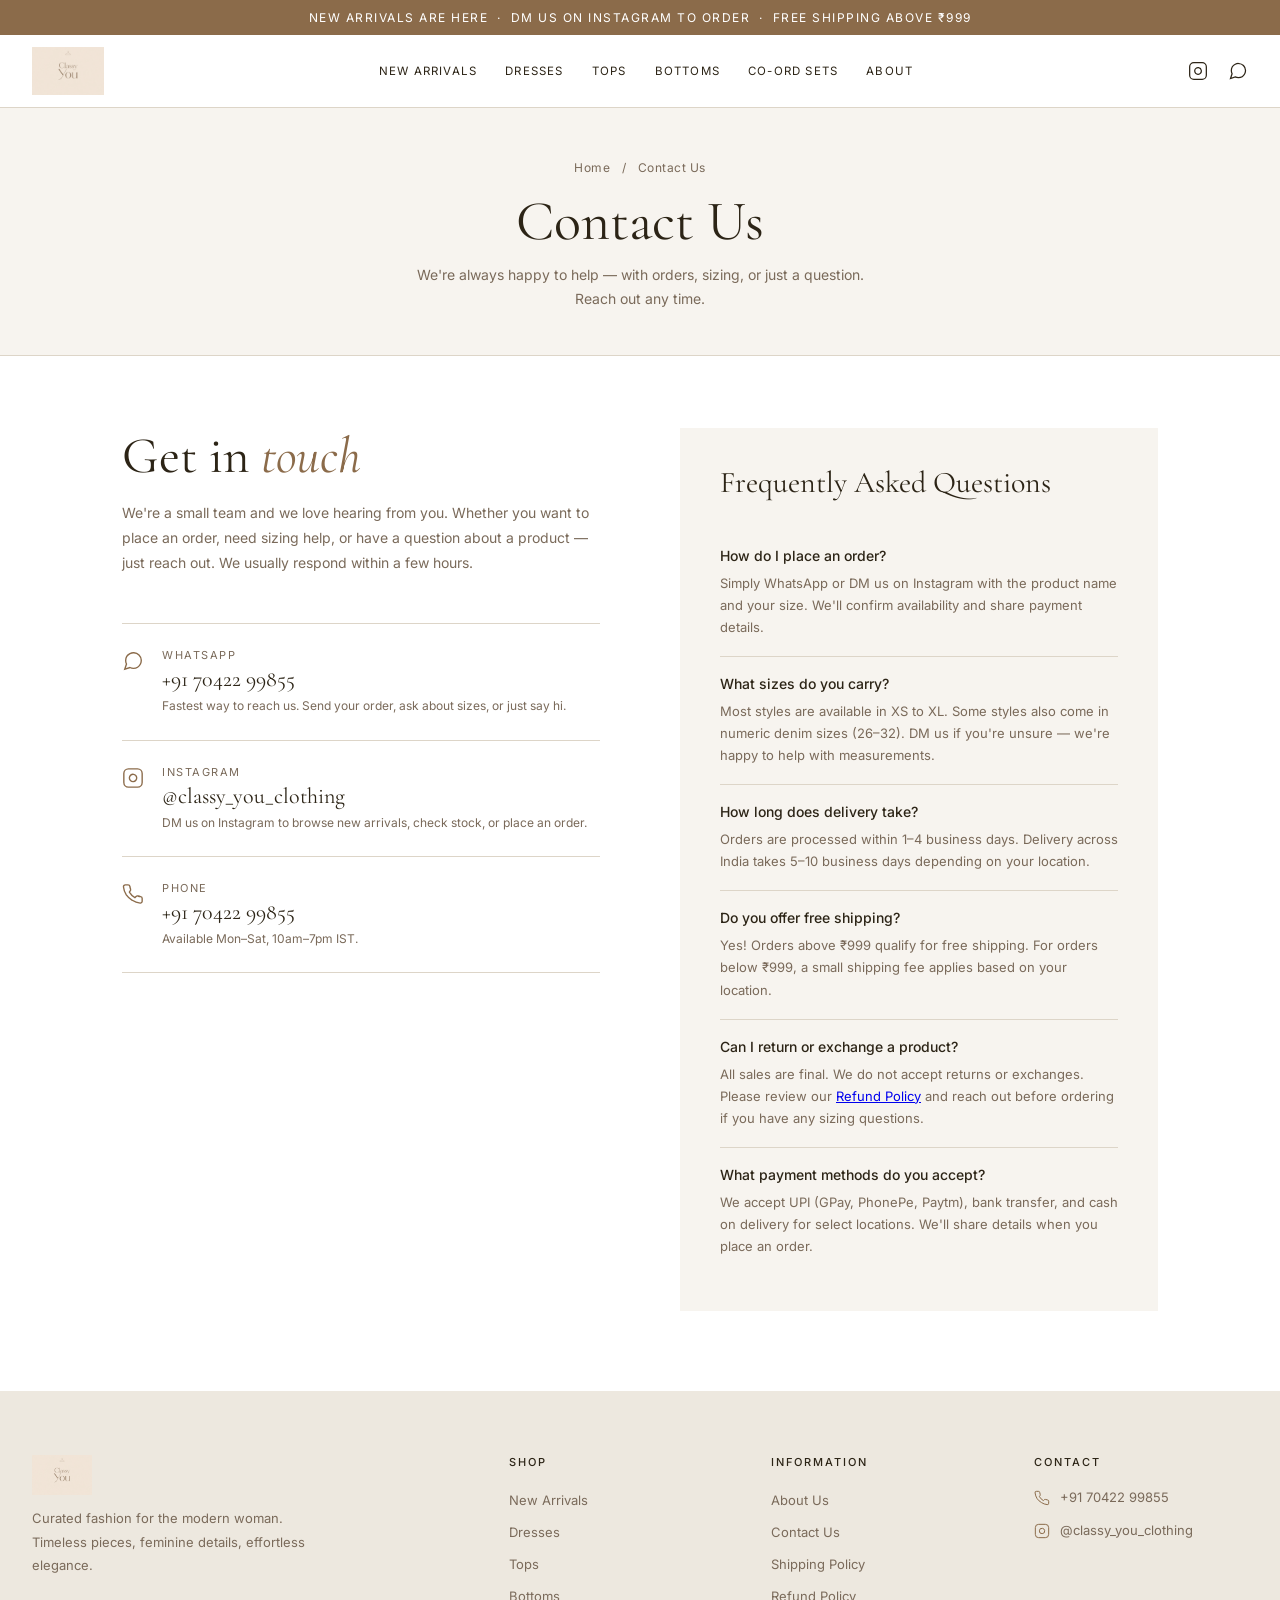
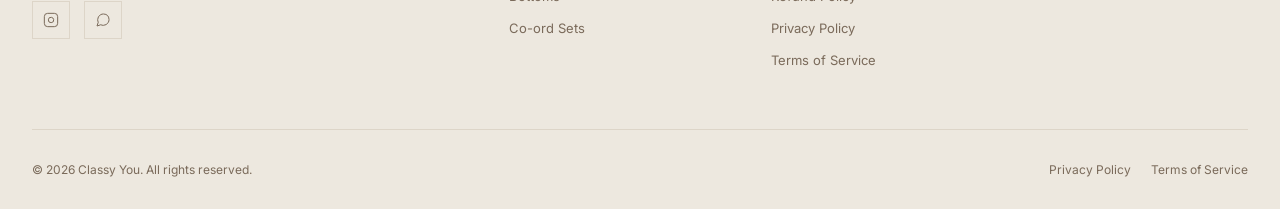
<file: contact.html>
<!DOCTYPE html>
<html lang="en">
<head>
  <meta charset="UTF-8" /><meta name="viewport" content="width=device-width, initial-scale=1.0" />
  <title>Contact Us — Classy You</title>
  <link rel="preconnect" href="https://fonts.googleapis.com" /><link rel="preconnect" href="https://fonts.gstatic.com" crossorigin />
  <link href="https://fonts.googleapis.com/css2?family=Cormorant+Garamond:ital,wght@0,300;0,400;0,500;0,600;1,300;1,400&family=Inter:wght@300;400;500&display=swap" rel="stylesheet" />
  <link rel="stylesheet" href="style.css" />
</head>
<body>
<div class="mobile-nav" id="mobileNav">
  <button class="mobile-nav-close" onclick="closeMobileNav()"><svg viewBox="0 0 24 24"><line x1="18" y1="6" x2="6" y2="18"/><line x1="6" y1="6" x2="18" y2="18"/></svg></button>
  <a href="new-arrivals.html">New Arrivals</a><a href="dresses.html">Dresses</a><a href="tops.html">Tops</a><a href="bottoms.html">Bottoms</a><a href="coord-sets.html">Co-ord Sets</a><a href="about.html">About Us</a><a href="contact.html">Contact</a>
  <div class="mobile-nav-footer"><a href="https://www.instagram.com/classy_you_clothing" target="_blank">@classy_you_clothing</a><a href="tel:+917042299855">+91 70422 99855</a></div>
</div>
<div class="announcement">New arrivals are here &nbsp;·&nbsp; DM us on Instagram to order &nbsp;·&nbsp; Free shipping above ₹999</div>
<header><div class="header-inner">
  <a href="index.html" class="logo"><img src="WhatsApp Image 2026-07-01 at 14.09.15.jpeg" alt="Classy You" class="logo-img" /></a>
  <nav><a href="new-arrivals.html">New Arrivals</a><a href="dresses.html">Dresses</a><a href="tops.html">Tops</a><a href="bottoms.html">Bottoms</a><a href="coord-sets.html">Co-ord Sets</a><a href="about.html">About</a></nav>
  <div class="header-actions"><a href="https://www.instagram.com/classy_you_clothing" target="_blank"><svg viewBox="0 0 24 24"><rect x="2" y="2" width="20" height="20" rx="5" ry="5"/><path d="M16 11.37A4 4 0 1 1 12.63 8 4 4 0 0 1 16 11.37z"/><line x1="17.5" y1="6.5" x2="17.51" y2="6.5"/></svg></a><a href="https://wa.me/917042299855" target="_blank"><svg viewBox="0 0 24 24"><path d="M21 11.5a8.38 8.38 0 0 1-.9 3.8 8.5 8.5 0 0 1-7.6 4.7 8.38 8.38 0 0 1-3.8-.9L3 21l1.9-5.7a8.38 8.38 0 0 1-.9-3.8 8.5 8.5 0 0 1 4.7-7.6 8.38 8.38 0 0 1 3.8-.9h.5a8.48 8.48 0 0 1 8 8v.5z"/></svg></a><button class="hamburger" onclick="openMobileNav()"><svg viewBox="0 0 24 24"><line x1="3" y1="12" x2="21" y2="12"/><line x1="3" y1="6" x2="21" y2="6"/><line x1="3" y1="18" x2="21" y2="18"/></svg></button></div>
</div></header>

<div class="page-banner">
  <p class="breadcrumb"><a href="index.html">Home</a> <span>/</span> Contact Us</p>
  <h1>Contact Us</h1>
  <p class="page-banner-desc">We're always happy to help — with orders, sizing, or just a question. Reach out any time.</p>
</div>

<div class="contact-layout">
  <div class="contact-left">
    <h2>Get in <em>touch</em></h2>
    <p>We're a small team and we love hearing from you. Whether you want to place an order, need sizing help, or have a question about a product — just reach out. We usually respond within a few hours.</p>

    <div class="contact-item">
      <svg viewBox="0 0 24 24"><path d="M21 11.5a8.38 8.38 0 0 1-.9 3.8 8.5 8.5 0 0 1-7.6 4.7 8.38 8.38 0 0 1-3.8-.9L3 21l1.9-5.7a8.38 8.38 0 0 1-.9-3.8 8.5 8.5 0 0 1 4.7-7.6 8.38 8.38 0 0 1 3.8-.9h.5a8.48 8.48 0 0 1 8 8v.5z"/></svg>
      <div>
        <p class="contact-item-label">WhatsApp</p>
        <a href="https://wa.me/917042299855?text=Hi%20Classy%20You!%20I%20need%20help." target="_blank" class="contact-item-val">+91 70422 99855</a>
        <p class="contact-item-note">Fastest way to reach us. Send your order, ask about sizes, or just say hi.</p>
      </div>
    </div>

    <div class="contact-item">
      <svg viewBox="0 0 24 24"><rect x="2" y="2" width="20" height="20" rx="5"/><path d="M16 11.37A4 4 0 1 1 12.63 8 4 4 0 0 1 16 11.37z"/><line x1="17.5" y1="6.5" x2="17.51" y2="6.5"/></svg>
      <div>
        <p class="contact-item-label">Instagram</p>
        <a href="https://www.instagram.com/classy_you_clothing" target="_blank" class="contact-item-val">@classy_you_clothing</a>
        <p class="contact-item-note">DM us on Instagram to browse new arrivals, check stock, or place an order.</p>
      </div>
    </div>

    <div class="contact-item">
      <svg viewBox="0 0 24 24"><path d="M22 16.92v3a2 2 0 0 1-2.18 2 19.79 19.79 0 0 1-8.63-3.07A19.5 19.5 0 0 1 4.69 13a19.79 19.79 0 0 1-3.07-8.67A2 2 0 0 1 3.6 2h3a2 2 0 0 1 2 1.72c.127.96.361 1.903.7 2.81a2 2 0 0 1-.45 2.11L8.09 9.91a16 16 0 0 0 6 6l1.27-1.27a2 2 0 0 1 2.11-.45c.907.339 1.85.573 2.81.7A2 2 0 0 1 22 16.92z"/></svg>
      <div>
        <p class="contact-item-label">Phone</p>
        <a href="tel:+917042299855" class="contact-item-val">+91 70422 99855</a>
        <p class="contact-item-note">Available Mon–Sat, 10am–7pm IST.</p>
      </div>
    </div>

  </div>

  <div class="contact-faq">
    <h3>Frequently Asked Questions</h3>

    <div class="faq-item">
      <p class="faq-q">How do I place an order?</p>
      <p class="faq-a">Simply WhatsApp or DM us on Instagram with the product name and your size. We'll confirm availability and share payment details.</p>
    </div>

    <div class="faq-item">
      <p class="faq-q">What sizes do you carry?</p>
      <p class="faq-a">Most styles are available in XS to XL. Some styles also come in numeric denim sizes (26–32). DM us if you're unsure — we're happy to help with measurements.</p>
    </div>

    <div class="faq-item">
      <p class="faq-q">How long does delivery take?</p>
      <p class="faq-a">Orders are processed within 1–4 business days. Delivery across India takes 5–10 business days depending on your location.</p>
    </div>

    <div class="faq-item">
      <p class="faq-q">Do you offer free shipping?</p>
      <p class="faq-a">Yes! Orders above ₹999 qualify for free shipping. For orders below ₹999, a small shipping fee applies based on your location.</p>
    </div>

    <div class="faq-item">
      <p class="faq-q">Can I return or exchange a product?</p>
      <p class="faq-a">All sales are final. We do not accept returns or exchanges. Please review our <a href="refund-policy.html">Refund Policy</a> and reach out before ordering if you have any sizing questions.</p>
    </div>

    <div class="faq-item">
      <p class="faq-q">What payment methods do you accept?</p>
      <p class="faq-a">We accept UPI (GPay, PhonePe, Paytm), bank transfer, and cash on delivery for select locations. We'll share details when you place an order.</p>
    </div>
  </div>
</div>

<footer><div class="footer-grid"><div class="footer-brand"><a href="index.html" class="logo"><img src="WhatsApp Image 2026-07-01 at 14.09.15.jpeg" alt="Classy You" class="logo-img" /></a><p>Curated fashion for the modern woman. Timeless pieces, feminine details, effortless elegance.</p><div class="footer-social"><a href="https://www.instagram.com/classy_you_clothing" target="_blank"><svg viewBox="0 0 24 24"><rect x="2" y="2" width="20" height="20" rx="5"/><path d="M16 11.37A4 4 0 1 1 12.63 8 4 4 0 0 1 16 11.37z"/><line x1="17.5" y1="6.5" x2="17.51" y2="6.5"/></svg></a><a href="https://wa.me/917042299855" target="_blank"><svg viewBox="0 0 24 24"><path d="M21 11.5a8.38 8.38 0 0 1-.9 3.8 8.5 8.5 0 0 1-7.6 4.7 8.38 8.38 0 0 1-3.8-.9L3 21l1.9-5.7a8.38 8.38 0 0 1-.9-3.8 8.5 8.5 0 0 1 4.7-7.6 8.38 8.38 0 0 1 3.8-.9h.5a8.48 8.48 0 0 1 8 8v.5z"/></svg></a></div></div><div class="footer-col"><h4>Shop</h4><ul><li><a href="new-arrivals.html">New Arrivals</a></li><li><a href="dresses.html">Dresses</a></li><li><a href="tops.html">Tops</a></li><li><a href="bottoms.html">Bottoms</a></li><li><a href="coord-sets.html">Co-ord Sets</a></li></ul></div><div class="footer-col"><h4>Information</h4><ul><li><a href="about.html">About Us</a></li><li><a href="contact.html">Contact Us</a></li><li><a href="shipping-policy.html">Shipping Policy</a></li><li><a href="refund-policy.html">Refund Policy</a></li><li><a href="privacy-policy.html">Privacy Policy</a></li><li><a href="terms-of-service.html">Terms of Service</a></li></ul></div><div class="footer-col"><h4>Contact</h4><div class="footer-contact-item"><svg viewBox="0 0 24 24"><path d="M22 16.92v3a2 2 0 0 1-2.18 2 19.79 19.79 0 0 1-8.63-3.07A19.5 19.5 0 0 1 4.69 13a19.79 19.79 0 0 1-3.07-8.67A2 2 0 0 1 3.6 2h3a2 2 0 0 1 2 1.72c.127.96.361 1.903.7 2.81a2 2 0 0 1-.45 2.11L8.09 9.91a16 16 0 0 0 6 6l1.27-1.27a2 2 0 0 1 2.11-.45c.907.339 1.85.573 2.81.7A2 2 0 0 1 22 16.92z"/></svg><a href="tel:+917042299855">+91 70422 99855</a></div><div class="footer-contact-item"><svg viewBox="0 0 24 24"><rect x="2" y="2" width="20" height="20" rx="5"/><path d="M16 11.37A4 4 0 1 1 12.63 8 4 4 0 0 1 16 11.37z"/><line x1="17.5" y1="6.5" x2="17.51" y2="6.5"/></svg><a href="https://www.instagram.com/classy_you_clothing" target="_blank">@classy_you_clothing</a></div></div></div><div class="footer-bottom"><span>© 2026 Classy You. All rights reserved.</span><span style="display:flex;gap:20px;"><a href="privacy-policy.html">Privacy Policy</a><a href="terms-of-service.html">Terms of Service</a></span></div></footer>
<script>function openMobileNav(){document.getElementById('mobileNav').classList.add('open');document.body.style.overflow='hidden';}function closeMobileNav(){document.getElementById('mobileNav').classList.remove('open');document.body.style.overflow='';} document.querySelectorAll('.mobile-nav a').forEach(function(l){l.addEventListener('click',function(){if(!this.getAttribute('href').startsWith('http'))closeMobileNav();});});</script>
</body>
</html>
</file>
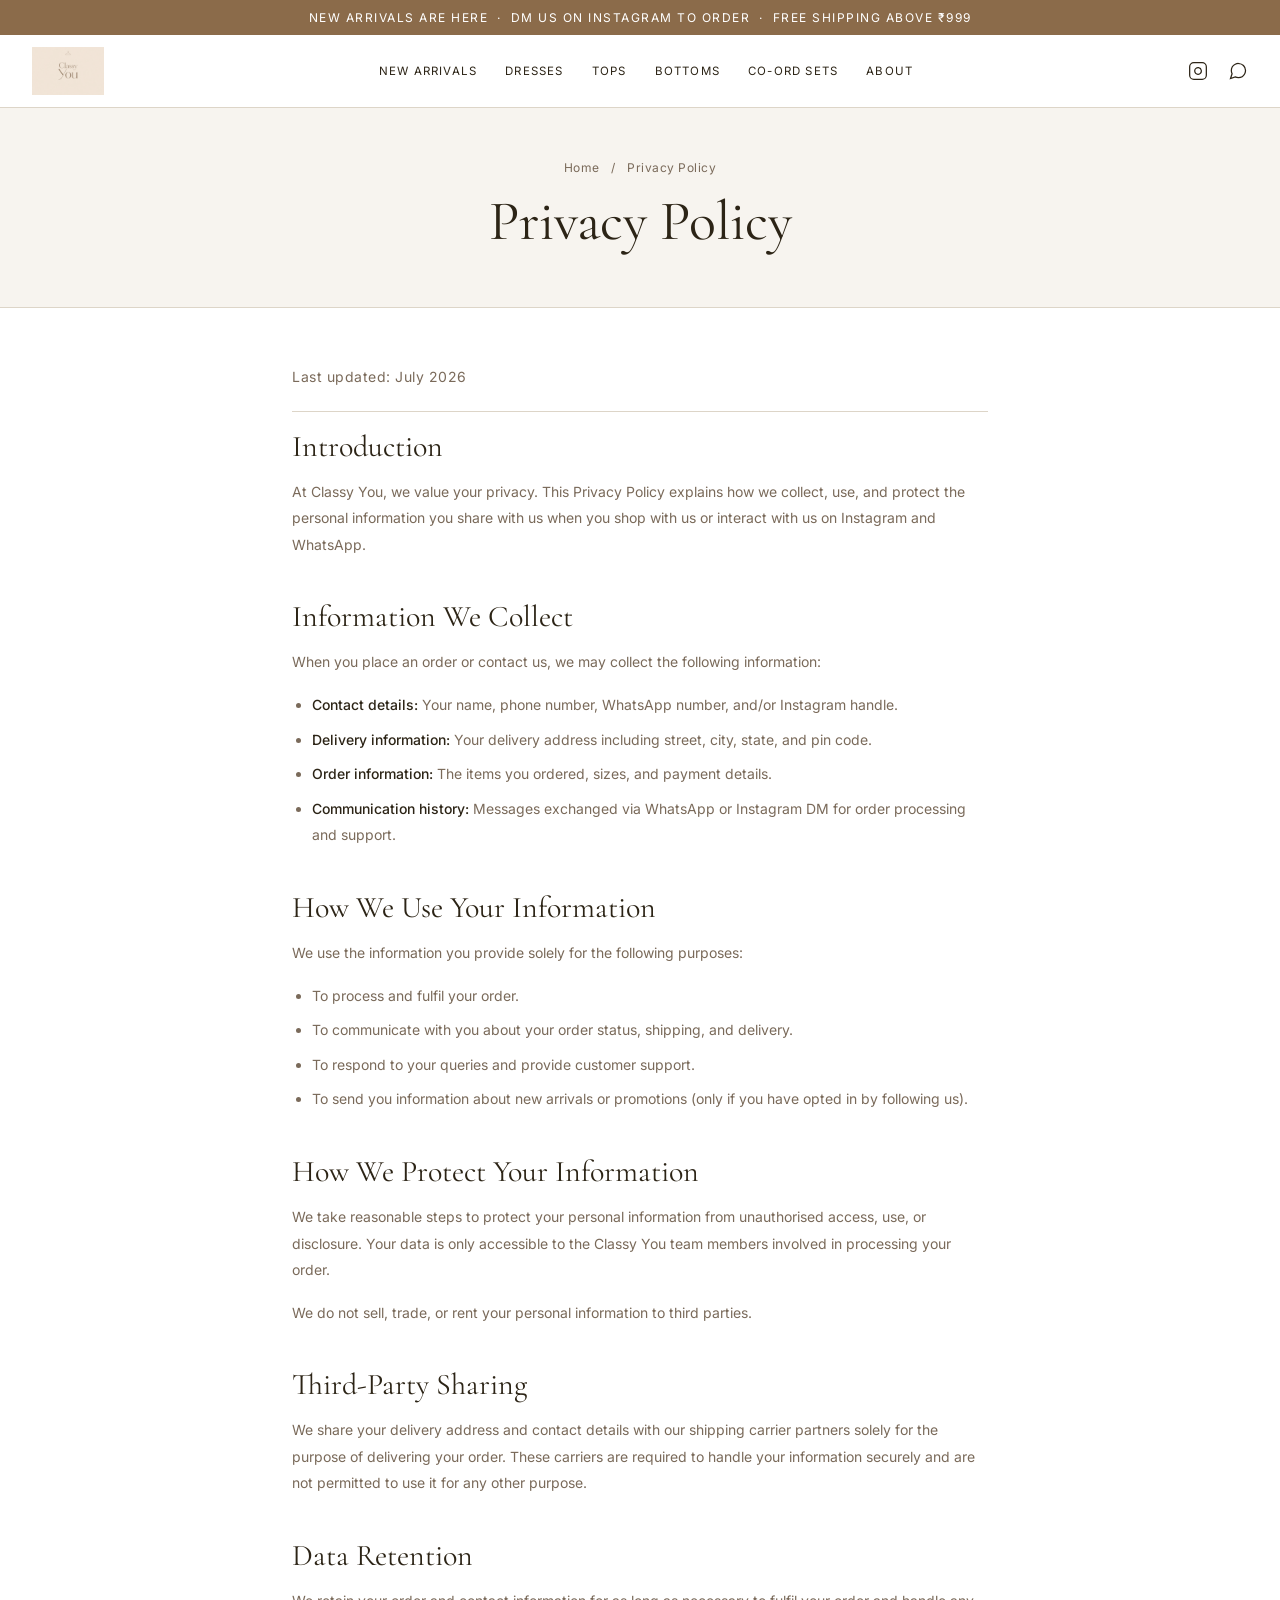
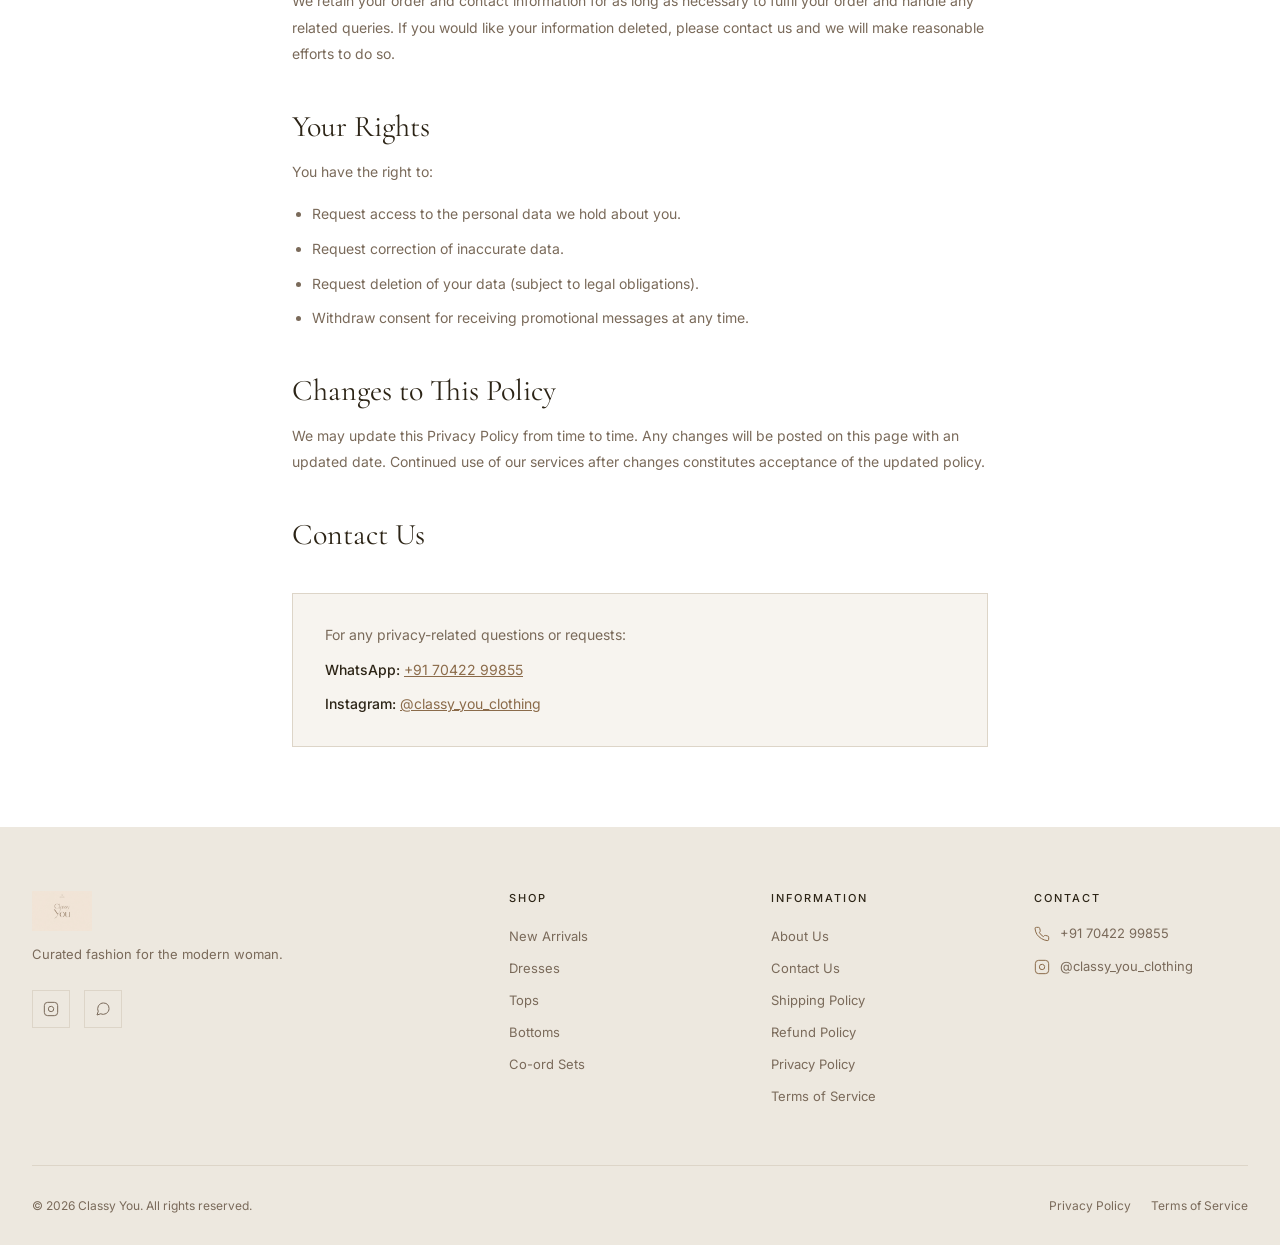
<file: privacy-policy.html>
<!DOCTYPE html>
<html lang="en">
<head>
  <meta charset="UTF-8" /><meta name="viewport" content="width=device-width, initial-scale=1.0" />
  <title>Privacy Policy — Classy You</title>
  <link rel="preconnect" href="https://fonts.googleapis.com" /><link rel="preconnect" href="https://fonts.gstatic.com" crossorigin />
  <link href="https://fonts.googleapis.com/css2?family=Cormorant+Garamond:ital,wght@0,300;0,400;0,500;0,600;1,300;1,400&family=Inter:wght@300;400;500&display=swap" rel="stylesheet" />
  <link rel="stylesheet" href="style.css" />
</head>
<body>
<div class="mobile-nav" id="mobileNav">
  <button class="mobile-nav-close" onclick="closeMobileNav()"><svg viewBox="0 0 24 24"><line x1="18" y1="6" x2="6" y2="18"/><line x1="6" y1="6" x2="18" y2="18"/></svg></button>
  <a href="new-arrivals.html">New Arrivals</a><a href="dresses.html">Dresses</a><a href="tops.html">Tops</a><a href="bottoms.html">Bottoms</a><a href="coord-sets.html">Co-ord Sets</a><a href="about.html">About Us</a><a href="contact.html">Contact</a>
  <div class="mobile-nav-footer"><a href="https://www.instagram.com/classy_you_clothing" target="_blank">@classy_you_clothing</a><a href="tel:+917042299855">+91 70422 99855</a></div>
</div>
<div class="announcement">New arrivals are here &nbsp;·&nbsp; DM us on Instagram to order &nbsp;·&nbsp; Free shipping above ₹999</div>
<header><div class="header-inner">
  <a href="index.html" class="logo"><img src="WhatsApp Image 2026-07-01 at 14.09.15.jpeg" alt="Classy You" class="logo-img" /></a>
  <nav><a href="new-arrivals.html">New Arrivals</a><a href="dresses.html">Dresses</a><a href="tops.html">Tops</a><a href="bottoms.html">Bottoms</a><a href="coord-sets.html">Co-ord Sets</a><a href="about.html">About</a></nav>
  <div class="header-actions"><a href="https://www.instagram.com/classy_you_clothing" target="_blank"><svg viewBox="0 0 24 24"><rect x="2" y="2" width="20" height="20" rx="5" ry="5"/><path d="M16 11.37A4 4 0 1 1 12.63 8 4 4 0 0 1 16 11.37z"/><line x1="17.5" y1="6.5" x2="17.51" y2="6.5"/></svg></a><a href="https://wa.me/917042299855" target="_blank"><svg viewBox="0 0 24 24"><path d="M21 11.5a8.38 8.38 0 0 1-.9 3.8 8.5 8.5 0 0 1-7.6 4.7 8.38 8.38 0 0 1-3.8-.9L3 21l1.9-5.7a8.38 8.38 0 0 1-.9-3.8 8.5 8.5 0 0 1 4.7-7.6 8.38 8.38 0 0 1 3.8-.9h.5a8.48 8.48 0 0 1 8 8v.5z"/></svg></a><button class="hamburger" onclick="openMobileNav()"><svg viewBox="0 0 24 24"><line x1="3" y1="12" x2="21" y2="12"/><line x1="3" y1="6" x2="21" y2="6"/><line x1="3" y1="18" x2="21" y2="18"/></svg></button></div>
</div></header>

<div class="page-banner">
  <p class="breadcrumb"><a href="index.html">Home</a> <span>/</span> Privacy Policy</p>
  <h1>Privacy Policy</h1>
</div>

<div class="text-wrap">
  <p class="policy-date">Last updated: July 2026</p>

  <h2>Introduction</h2>
  <p>At Classy You, we value your privacy. This Privacy Policy explains how we collect, use, and protect the personal information you share with us when you shop with us or interact with us on Instagram and WhatsApp.</p>

  <h2>Information We Collect</h2>
  <p>When you place an order or contact us, we may collect the following information:</p>
  <ul>
    <li><strong>Contact details:</strong> Your name, phone number, WhatsApp number, and/or Instagram handle.</li>
    <li><strong>Delivery information:</strong> Your delivery address including street, city, state, and pin code.</li>
    <li><strong>Order information:</strong> The items you ordered, sizes, and payment details.</li>
    <li><strong>Communication history:</strong> Messages exchanged via WhatsApp or Instagram DM for order processing and support.</li>
  </ul>

  <h2>How We Use Your Information</h2>
  <p>We use the information you provide solely for the following purposes:</p>
  <ul>
    <li>To process and fulfil your order.</li>
    <li>To communicate with you about your order status, shipping, and delivery.</li>
    <li>To respond to your queries and provide customer support.</li>
    <li>To send you information about new arrivals or promotions (only if you have opted in by following us).</li>
  </ul>

  <h2>How We Protect Your Information</h2>
  <p>We take reasonable steps to protect your personal information from unauthorised access, use, or disclosure. Your data is only accessible to the Classy You team members involved in processing your order.</p>
  <p>We do not sell, trade, or rent your personal information to third parties.</p>

  <h2>Third-Party Sharing</h2>
  <p>We share your delivery address and contact details with our shipping carrier partners solely for the purpose of delivering your order. These carriers are required to handle your information securely and are not permitted to use it for any other purpose.</p>

  <h2>Data Retention</h2>
  <p>We retain your order and contact information for as long as necessary to fulfil your order and handle any related queries. If you would like your information deleted, please contact us and we will make reasonable efforts to do so.</p>

  <h2>Your Rights</h2>
  <p>You have the right to:</p>
  <ul>
    <li>Request access to the personal data we hold about you.</li>
    <li>Request correction of inaccurate data.</li>
    <li>Request deletion of your data (subject to legal obligations).</li>
    <li>Withdraw consent for receiving promotional messages at any time.</li>
  </ul>

  <h2>Changes to This Policy</h2>
  <p>We may update this Privacy Policy from time to time. Any changes will be posted on this page with an updated date. Continued use of our services after changes constitutes acceptance of the updated policy.</p>

  <h2>Contact Us</h2>
  <div class="policy-contact-box">
    <p>For any privacy-related questions or requests:</p>
    <p><strong>WhatsApp:</strong> <a href="https://wa.me/917042299855" target="_blank">+91 70422 99855</a></p>
    <p><strong>Instagram:</strong> <a href="https://www.instagram.com/classy_you_clothing" target="_blank">@classy_you_clothing</a></p>
  </div>
</div>

<footer><div class="footer-grid"><div class="footer-brand"><a href="index.html" class="logo"><img src="WhatsApp Image 2026-07-01 at 14.09.15.jpeg" alt="Classy You" class="logo-img" /></a><p>Curated fashion for the modern woman.</p><div class="footer-social"><a href="https://www.instagram.com/classy_you_clothing" target="_blank"><svg viewBox="0 0 24 24"><rect x="2" y="2" width="20" height="20" rx="5"/><path d="M16 11.37A4 4 0 1 1 12.63 8 4 4 0 0 1 16 11.37z"/><line x1="17.5" y1="6.5" x2="17.51" y2="6.5"/></svg></a><a href="https://wa.me/917042299855" target="_blank"><svg viewBox="0 0 24 24"><path d="M21 11.5a8.38 8.38 0 0 1-.9 3.8 8.5 8.5 0 0 1-7.6 4.7 8.38 8.38 0 0 1-3.8-.9L3 21l1.9-5.7a8.38 8.38 0 0 1-.9-3.8 8.5 8.5 0 0 1 4.7-7.6 8.38 8.38 0 0 1 3.8-.9h.5a8.48 8.48 0 0 1 8 8v.5z"/></svg></a></div></div><div class="footer-col"><h4>Shop</h4><ul><li><a href="new-arrivals.html">New Arrivals</a></li><li><a href="dresses.html">Dresses</a></li><li><a href="tops.html">Tops</a></li><li><a href="bottoms.html">Bottoms</a></li><li><a href="coord-sets.html">Co-ord Sets</a></li></ul></div><div class="footer-col"><h4>Information</h4><ul><li><a href="about.html">About Us</a></li><li><a href="contact.html">Contact Us</a></li><li><a href="shipping-policy.html">Shipping Policy</a></li><li><a href="refund-policy.html">Refund Policy</a></li><li><a href="privacy-policy.html">Privacy Policy</a></li><li><a href="terms-of-service.html">Terms of Service</a></li></ul></div><div class="footer-col"><h4>Contact</h4><div class="footer-contact-item"><svg viewBox="0 0 24 24"><path d="M22 16.92v3a2 2 0 0 1-2.18 2 19.79 19.79 0 0 1-8.63-3.07A19.5 19.5 0 0 1 4.69 13a19.79 19.79 0 0 1-3.07-8.67A2 2 0 0 1 3.6 2h3a2 2 0 0 1 2 1.72c.127.96.361 1.903.7 2.81a2 2 0 0 1-.45 2.11L8.09 9.91a16 16 0 0 0 6 6l1.27-1.27a2 2 0 0 1 2.11-.45c.907.339 1.85.573 2.81.7A2 2 0 0 1 22 16.92z"/></svg><a href="tel:+917042299855">+91 70422 99855</a></div><div class="footer-contact-item"><svg viewBox="0 0 24 24"><rect x="2" y="2" width="20" height="20" rx="5"/><path d="M16 11.37A4 4 0 1 1 12.63 8 4 4 0 0 1 16 11.37z"/><line x1="17.5" y1="6.5" x2="17.51" y2="6.5"/></svg><a href="https://www.instagram.com/classy_you_clothing" target="_blank">@classy_you_clothing</a></div></div></div><div class="footer-bottom"><span>© 2026 Classy You. All rights reserved.</span><span style="display:flex;gap:20px;"><a href="privacy-policy.html">Privacy Policy</a><a href="terms-of-service.html">Terms of Service</a></span></div></footer>
<script>function openMobileNav(){document.getElementById('mobileNav').classList.add('open');document.body.style.overflow='hidden';}function closeMobileNav(){document.getElementById('mobileNav').classList.remove('open');document.body.style.overflow='';}document.querySelectorAll('.mobile-nav a').forEach(function(l){l.addEventListener('click',function(){if(!this.getAttribute('href').startsWith('http'))closeMobileNav();});});</script>
</body>
</html>
</file>
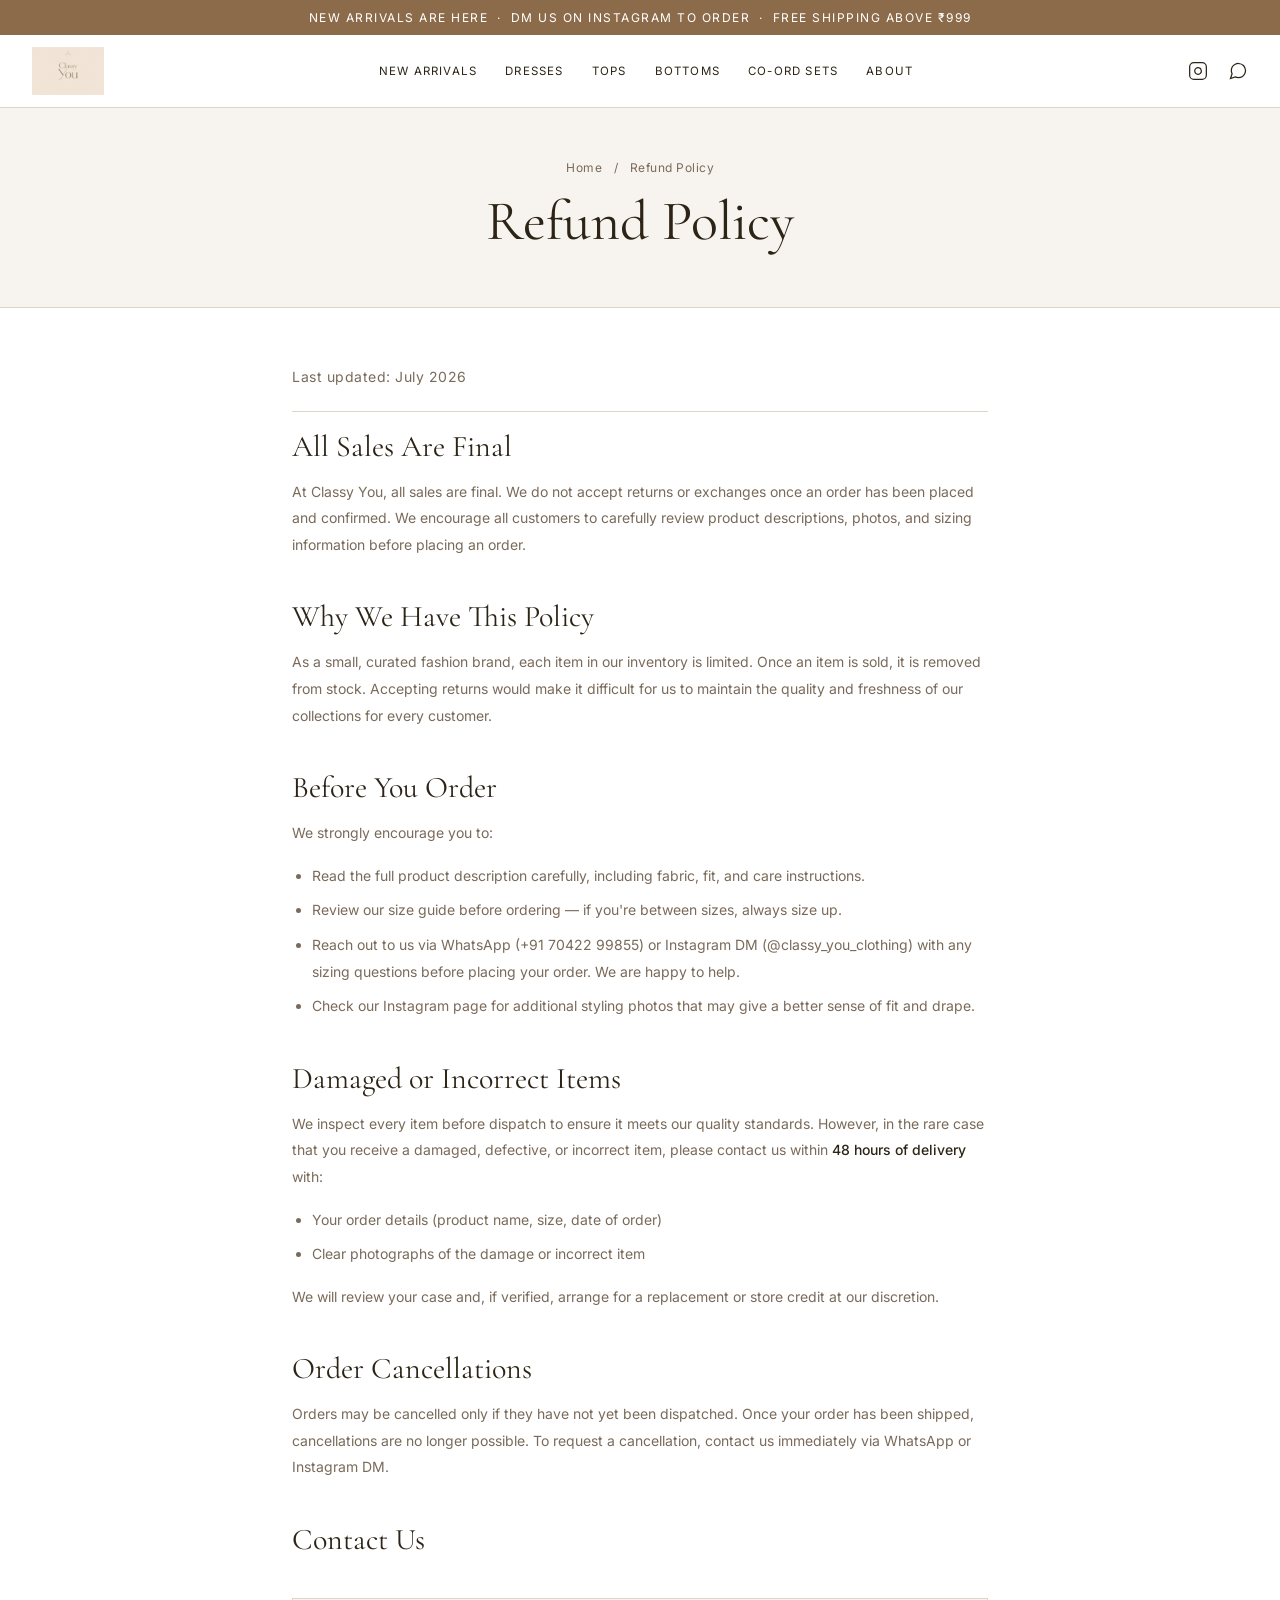
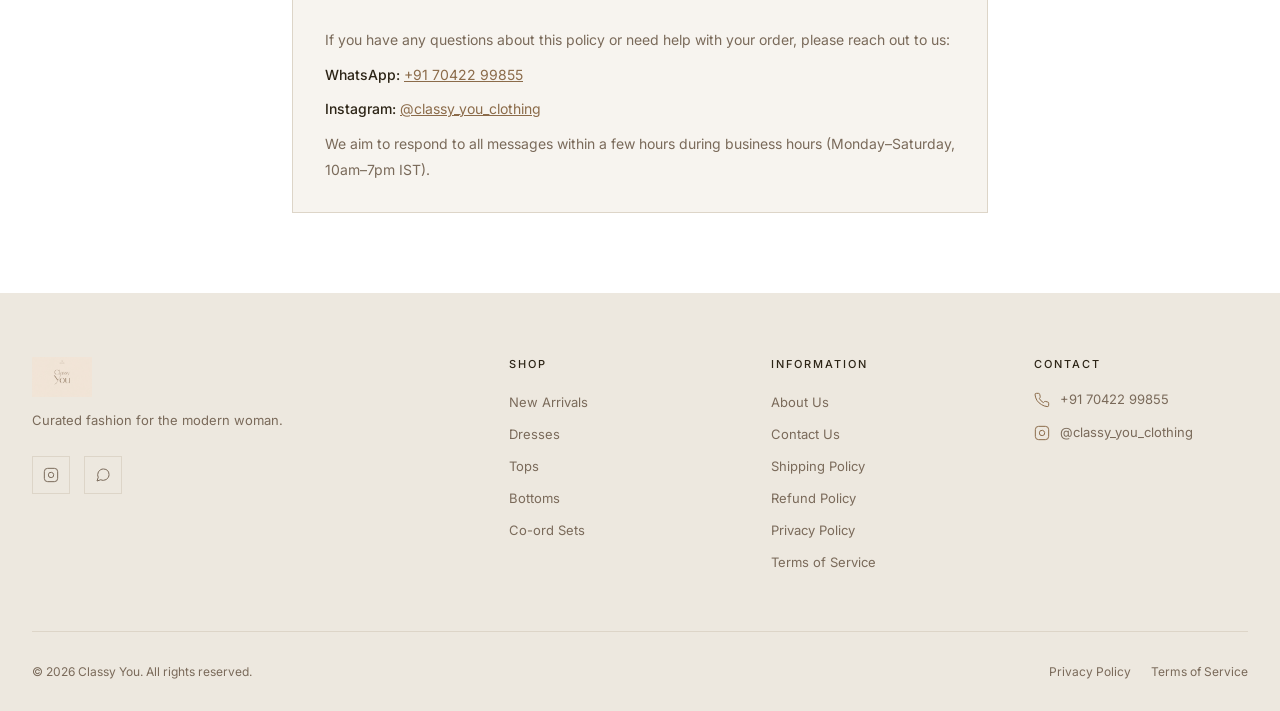
<file: refund-policy.html>
<!DOCTYPE html>
<html lang="en">
<head>
  <meta charset="UTF-8" /><meta name="viewport" content="width=device-width, initial-scale=1.0" />
  <title>Refund Policy — Classy You</title>
  <link rel="preconnect" href="https://fonts.googleapis.com" /><link rel="preconnect" href="https://fonts.gstatic.com" crossorigin />
  <link href="https://fonts.googleapis.com/css2?family=Cormorant+Garamond:ital,wght@0,300;0,400;0,500;0,600;1,300;1,400&family=Inter:wght@300;400;500&display=swap" rel="stylesheet" />
  <link rel="stylesheet" href="style.css" />
</head>
<body>
<div class="mobile-nav" id="mobileNav">
  <button class="mobile-nav-close" onclick="closeMobileNav()"><svg viewBox="0 0 24 24"><line x1="18" y1="6" x2="6" y2="18"/><line x1="6" y1="6" x2="18" y2="18"/></svg></button>
  <a href="new-arrivals.html">New Arrivals</a><a href="dresses.html">Dresses</a><a href="tops.html">Tops</a><a href="bottoms.html">Bottoms</a><a href="coord-sets.html">Co-ord Sets</a><a href="about.html">About Us</a><a href="contact.html">Contact</a>
  <div class="mobile-nav-footer"><a href="https://www.instagram.com/classy_you_clothing" target="_blank">@classy_you_clothing</a><a href="tel:+917042299855">+91 70422 99855</a></div>
</div>
<div class="announcement">New arrivals are here &nbsp;·&nbsp; DM us on Instagram to order &nbsp;·&nbsp; Free shipping above ₹999</div>
<header><div class="header-inner">
  <a href="index.html" class="logo"><img src="WhatsApp Image 2026-07-01 at 14.09.15.jpeg" alt="Classy You" class="logo-img" /></a>
  <nav><a href="new-arrivals.html">New Arrivals</a><a href="dresses.html">Dresses</a><a href="tops.html">Tops</a><a href="bottoms.html">Bottoms</a><a href="coord-sets.html">Co-ord Sets</a><a href="about.html">About</a></nav>
  <div class="header-actions"><a href="https://www.instagram.com/classy_you_clothing" target="_blank"><svg viewBox="0 0 24 24"><rect x="2" y="2" width="20" height="20" rx="5" ry="5"/><path d="M16 11.37A4 4 0 1 1 12.63 8 4 4 0 0 1 16 11.37z"/><line x1="17.5" y1="6.5" x2="17.51" y2="6.5"/></svg></a><a href="https://wa.me/917042299855" target="_blank"><svg viewBox="0 0 24 24"><path d="M21 11.5a8.38 8.38 0 0 1-.9 3.8 8.5 8.5 0 0 1-7.6 4.7 8.38 8.38 0 0 1-3.8-.9L3 21l1.9-5.7a8.38 8.38 0 0 1-.9-3.8 8.5 8.5 0 0 1 4.7-7.6 8.38 8.38 0 0 1 3.8-.9h.5a8.48 8.48 0 0 1 8 8v.5z"/></svg></a><button class="hamburger" onclick="openMobileNav()"><svg viewBox="0 0 24 24"><line x1="3" y1="12" x2="21" y2="12"/><line x1="3" y1="6" x2="21" y2="6"/><line x1="3" y1="18" x2="21" y2="18"/></svg></button></div>
</div></header>

<div class="page-banner">
  <p class="breadcrumb"><a href="index.html">Home</a> <span>/</span> Refund Policy</p>
  <h1>Refund Policy</h1>
</div>

<div class="text-wrap">
  <p class="policy-date">Last updated: July 2026</p>

  <h2>All Sales Are Final</h2>
  <p>At Classy You, all sales are final. We do not accept returns or exchanges once an order has been placed and confirmed. We encourage all customers to carefully review product descriptions, photos, and sizing information before placing an order.</p>

  <h2>Why We Have This Policy</h2>
  <p>As a small, curated fashion brand, each item in our inventory is limited. Once an item is sold, it is removed from stock. Accepting returns would make it difficult for us to maintain the quality and freshness of our collections for every customer.</p>

  <h2>Before You Order</h2>
  <p>We strongly encourage you to:</p>
  <ul>
    <li>Read the full product description carefully, including fabric, fit, and care instructions.</li>
    <li>Review our size guide before ordering — if you're between sizes, always size up.</li>
    <li>Reach out to us via WhatsApp (+91 70422 99855) or Instagram DM (@classy_you_clothing) with any sizing questions before placing your order. We are happy to help.</li>
    <li>Check our Instagram page for additional styling photos that may give a better sense of fit and drape.</li>
  </ul>

  <h2>Damaged or Incorrect Items</h2>
  <p>We inspect every item before dispatch to ensure it meets our quality standards. However, in the rare case that you receive a damaged, defective, or incorrect item, please contact us within <strong>48 hours of delivery</strong> with:</p>
  <ul>
    <li>Your order details (product name, size, date of order)</li>
    <li>Clear photographs of the damage or incorrect item</li>
  </ul>
  <p>We will review your case and, if verified, arrange for a replacement or store credit at our discretion.</p>

  <h2>Order Cancellations</h2>
  <p>Orders may be cancelled only if they have not yet been dispatched. Once your order has been shipped, cancellations are no longer possible. To request a cancellation, contact us immediately via WhatsApp or Instagram DM.</p>

  <h2>Contact Us</h2>
  <div class="policy-contact-box">
    <p>If you have any questions about this policy or need help with your order, please reach out to us:</p>
    <p><strong>WhatsApp:</strong> <a href="https://wa.me/917042299855" target="_blank">+91 70422 99855</a></p>
    <p><strong>Instagram:</strong> <a href="https://www.instagram.com/classy_you_clothing" target="_blank">@classy_you_clothing</a></p>
    <p>We aim to respond to all messages within a few hours during business hours (Monday–Saturday, 10am–7pm IST).</p>
  </div>
</div>

<footer><div class="footer-grid"><div class="footer-brand"><a href="index.html" class="logo"><img src="WhatsApp Image 2026-07-01 at 14.09.15.jpeg" alt="Classy You" class="logo-img" /></a><p>Curated fashion for the modern woman.</p><div class="footer-social"><a href="https://www.instagram.com/classy_you_clothing" target="_blank"><svg viewBox="0 0 24 24"><rect x="2" y="2" width="20" height="20" rx="5"/><path d="M16 11.37A4 4 0 1 1 12.63 8 4 4 0 0 1 16 11.37z"/><line x1="17.5" y1="6.5" x2="17.51" y2="6.5"/></svg></a><a href="https://wa.me/917042299855" target="_blank"><svg viewBox="0 0 24 24"><path d="M21 11.5a8.38 8.38 0 0 1-.9 3.8 8.5 8.5 0 0 1-7.6 4.7 8.38 8.38 0 0 1-3.8-.9L3 21l1.9-5.7a8.38 8.38 0 0 1-.9-3.8 8.5 8.5 0 0 1 4.7-7.6 8.38 8.38 0 0 1 3.8-.9h.5a8.48 8.48 0 0 1 8 8v.5z"/></svg></a></div></div><div class="footer-col"><h4>Shop</h4><ul><li><a href="new-arrivals.html">New Arrivals</a></li><li><a href="dresses.html">Dresses</a></li><li><a href="tops.html">Tops</a></li><li><a href="bottoms.html">Bottoms</a></li><li><a href="coord-sets.html">Co-ord Sets</a></li></ul></div><div class="footer-col"><h4>Information</h4><ul><li><a href="about.html">About Us</a></li><li><a href="contact.html">Contact Us</a></li><li><a href="shipping-policy.html">Shipping Policy</a></li><li><a href="refund-policy.html">Refund Policy</a></li><li><a href="privacy-policy.html">Privacy Policy</a></li><li><a href="terms-of-service.html">Terms of Service</a></li></ul></div><div class="footer-col"><h4>Contact</h4><div class="footer-contact-item"><svg viewBox="0 0 24 24"><path d="M22 16.92v3a2 2 0 0 1-2.18 2 19.79 19.79 0 0 1-8.63-3.07A19.5 19.5 0 0 1 4.69 13a19.79 19.79 0 0 1-3.07-8.67A2 2 0 0 1 3.6 2h3a2 2 0 0 1 2 1.72c.127.96.361 1.903.7 2.81a2 2 0 0 1-.45 2.11L8.09 9.91a16 16 0 0 0 6 6l1.27-1.27a2 2 0 0 1 2.11-.45c.907.339 1.85.573 2.81.7A2 2 0 0 1 22 16.92z"/></svg><a href="tel:+917042299855">+91 70422 99855</a></div><div class="footer-contact-item"><svg viewBox="0 0 24 24"><rect x="2" y="2" width="20" height="20" rx="5"/><path d="M16 11.37A4 4 0 1 1 12.63 8 4 4 0 0 1 16 11.37z"/><line x1="17.5" y1="6.5" x2="17.51" y2="6.5"/></svg><a href="https://www.instagram.com/classy_you_clothing" target="_blank">@classy_you_clothing</a></div></div></div><div class="footer-bottom"><span>© 2026 Classy You. All rights reserved.</span><span style="display:flex;gap:20px;"><a href="privacy-policy.html">Privacy Policy</a><a href="terms-of-service.html">Terms of Service</a></span></div></footer>
<script>function openMobileNav(){document.getElementById('mobileNav').classList.add('open');document.body.style.overflow='hidden';}function closeMobileNav(){document.getElementById('mobileNav').classList.remove('open');document.body.style.overflow='';}document.querySelectorAll('.mobile-nav a').forEach(function(l){l.addEventListener('click',function(){if(!this.getAttribute('href').startsWith('http'))closeMobileNav();});});</script>
</body>
</html>
</file>
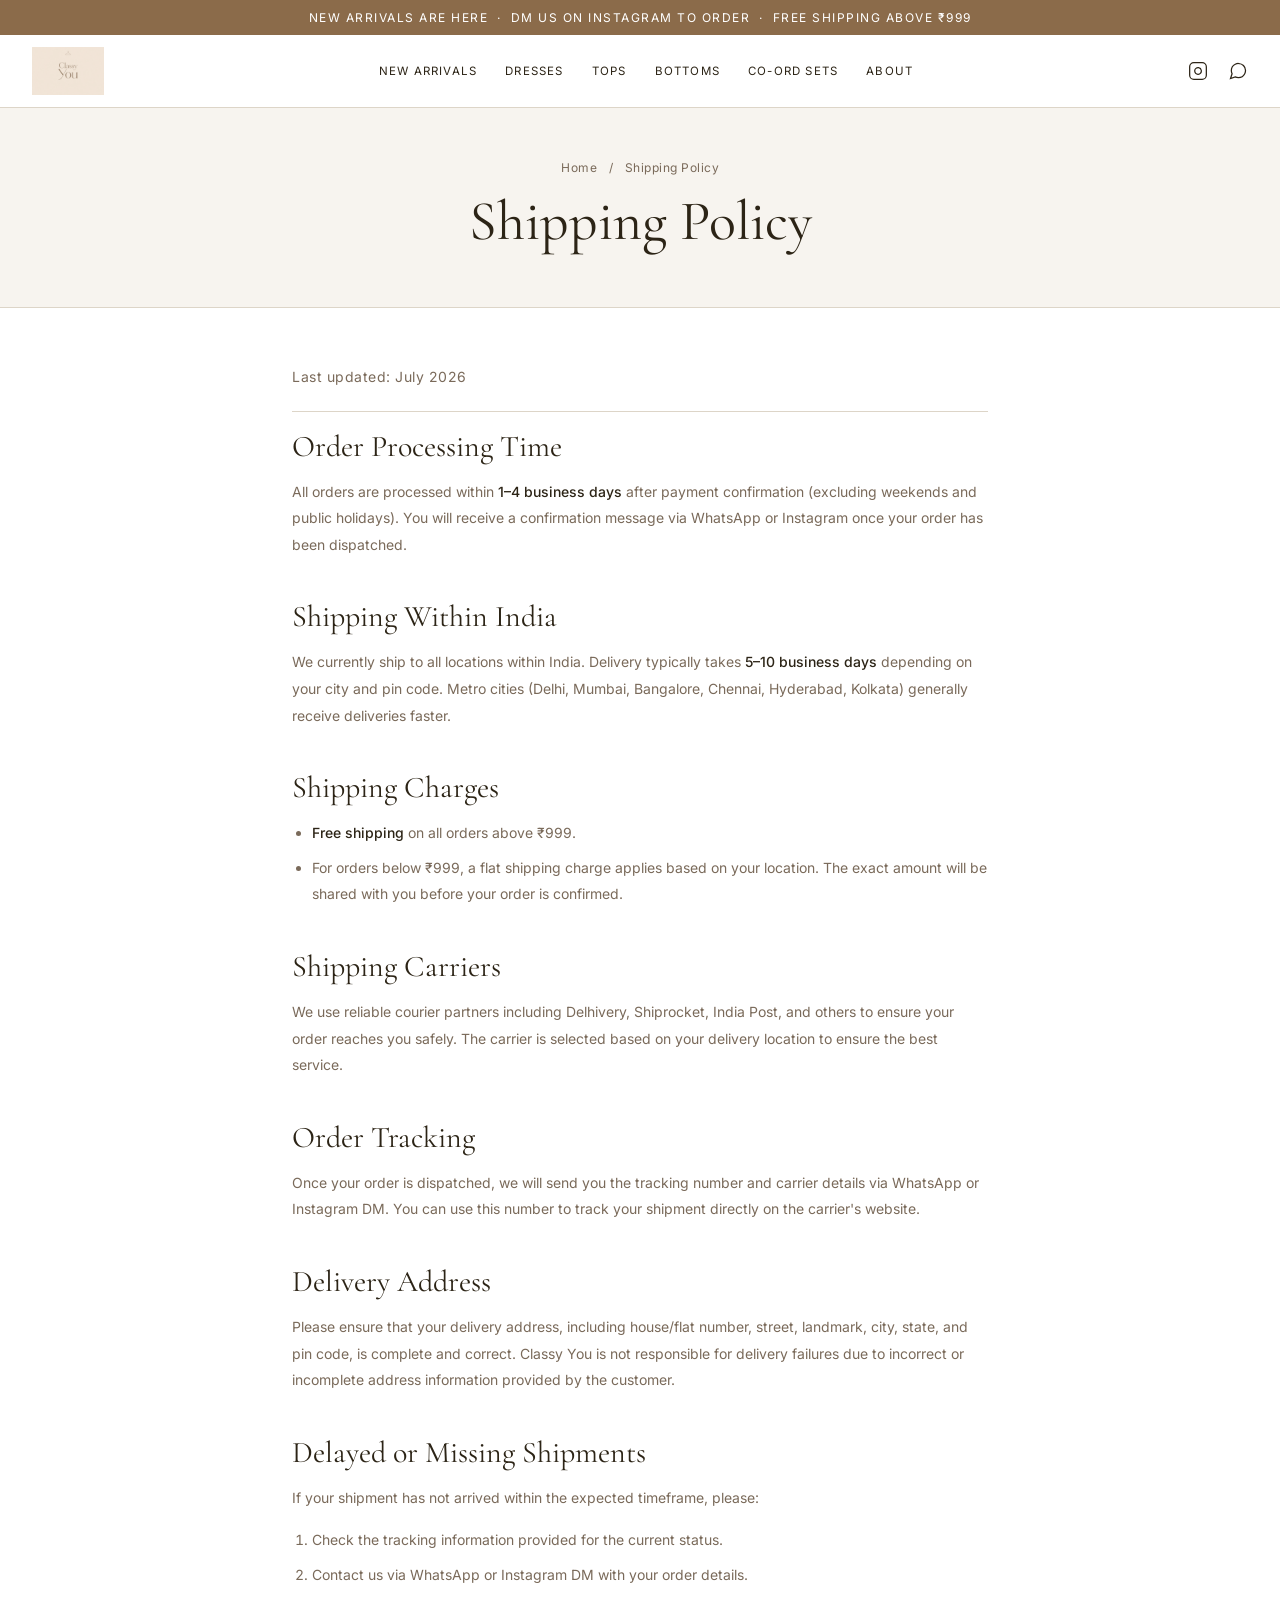
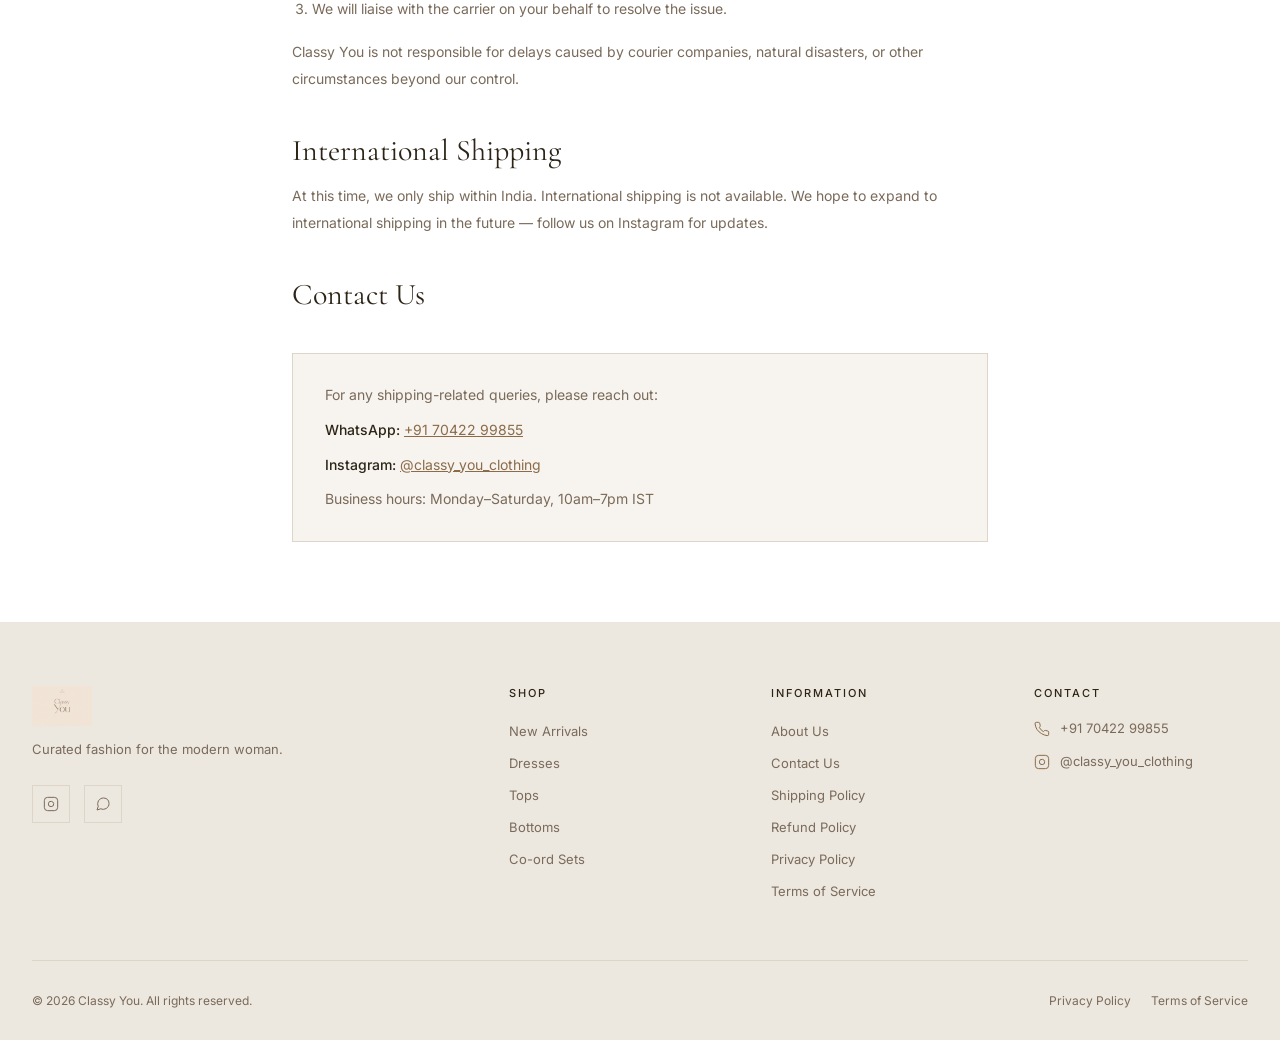
<file: shipping-policy.html>
<!DOCTYPE html>
<html lang="en">
<head>
  <meta charset="UTF-8" /><meta name="viewport" content="width=device-width, initial-scale=1.0" />
  <title>Shipping Policy — Classy You</title>
  <link rel="preconnect" href="https://fonts.googleapis.com" /><link rel="preconnect" href="https://fonts.gstatic.com" crossorigin />
  <link href="https://fonts.googleapis.com/css2?family=Cormorant+Garamond:ital,wght@0,300;0,400;0,500;0,600;1,300;1,400&family=Inter:wght@300;400;500&display=swap" rel="stylesheet" />
  <link rel="stylesheet" href="style.css" />
</head>
<body>
<div class="mobile-nav" id="mobileNav">
  <button class="mobile-nav-close" onclick="closeMobileNav()"><svg viewBox="0 0 24 24"><line x1="18" y1="6" x2="6" y2="18"/><line x1="6" y1="6" x2="18" y2="18"/></svg></button>
  <a href="new-arrivals.html">New Arrivals</a><a href="dresses.html">Dresses</a><a href="tops.html">Tops</a><a href="bottoms.html">Bottoms</a><a href="coord-sets.html">Co-ord Sets</a><a href="about.html">About Us</a><a href="contact.html">Contact</a>
  <div class="mobile-nav-footer"><a href="https://www.instagram.com/classy_you_clothing" target="_blank">@classy_you_clothing</a><a href="tel:+917042299855">+91 70422 99855</a></div>
</div>
<div class="announcement">New arrivals are here &nbsp;·&nbsp; DM us on Instagram to order &nbsp;·&nbsp; Free shipping above ₹999</div>
<header><div class="header-inner">
  <a href="index.html" class="logo"><img src="WhatsApp Image 2026-07-01 at 14.09.15.jpeg" alt="Classy You" class="logo-img" /></a>
  <nav><a href="new-arrivals.html">New Arrivals</a><a href="dresses.html">Dresses</a><a href="tops.html">Tops</a><a href="bottoms.html">Bottoms</a><a href="coord-sets.html">Co-ord Sets</a><a href="about.html">About</a></nav>
  <div class="header-actions"><a href="https://www.instagram.com/classy_you_clothing" target="_blank"><svg viewBox="0 0 24 24"><rect x="2" y="2" width="20" height="20" rx="5" ry="5"/><path d="M16 11.37A4 4 0 1 1 12.63 8 4 4 0 0 1 16 11.37z"/><line x1="17.5" y1="6.5" x2="17.51" y2="6.5"/></svg></a><a href="https://wa.me/917042299855" target="_blank"><svg viewBox="0 0 24 24"><path d="M21 11.5a8.38 8.38 0 0 1-.9 3.8 8.5 8.5 0 0 1-7.6 4.7 8.38 8.38 0 0 1-3.8-.9L3 21l1.9-5.7a8.38 8.38 0 0 1-.9-3.8 8.5 8.5 0 0 1 4.7-7.6 8.38 8.38 0 0 1 3.8-.9h.5a8.48 8.48 0 0 1 8 8v.5z"/></svg></a><button class="hamburger" onclick="openMobileNav()"><svg viewBox="0 0 24 24"><line x1="3" y1="12" x2="21" y2="12"/><line x1="3" y1="6" x2="21" y2="6"/><line x1="3" y1="18" x2="21" y2="18"/></svg></button></div>
</div></header>

<div class="page-banner">
  <p class="breadcrumb"><a href="index.html">Home</a> <span>/</span> Shipping Policy</p>
  <h1>Shipping Policy</h1>
</div>

<div class="text-wrap">
  <p class="policy-date">Last updated: July 2026</p>

  <h2>Order Processing Time</h2>
  <p>All orders are processed within <strong>1–4 business days</strong> after payment confirmation (excluding weekends and public holidays). You will receive a confirmation message via WhatsApp or Instagram once your order has been dispatched.</p>

  <h2>Shipping Within India</h2>
  <p>We currently ship to all locations within India. Delivery typically takes <strong>5–10 business days</strong> depending on your city and pin code. Metro cities (Delhi, Mumbai, Bangalore, Chennai, Hyderabad, Kolkata) generally receive deliveries faster.</p>

  <h2>Shipping Charges</h2>
  <ul>
    <li><strong>Free shipping</strong> on all orders above ₹999.</li>
    <li>For orders below ₹999, a flat shipping charge applies based on your location. The exact amount will be shared with you before your order is confirmed.</li>
  </ul>

  <h2>Shipping Carriers</h2>
  <p>We use reliable courier partners including Delhivery, Shiprocket, India Post, and others to ensure your order reaches you safely. The carrier is selected based on your delivery location to ensure the best service.</p>

  <h2>Order Tracking</h2>
  <p>Once your order is dispatched, we will send you the tracking number and carrier details via WhatsApp or Instagram DM. You can use this number to track your shipment directly on the carrier's website.</p>

  <h2>Delivery Address</h2>
  <p>Please ensure that your delivery address, including house/flat number, street, landmark, city, state, and pin code, is complete and correct. Classy You is not responsible for delivery failures due to incorrect or incomplete address information provided by the customer.</p>

  <h2>Delayed or Missing Shipments</h2>
  <p>If your shipment has not arrived within the expected timeframe, please:</p>
  <ol>
    <li>Check the tracking information provided for the current status.</li>
    <li>Contact us via WhatsApp or Instagram DM with your order details.</li>
    <li>We will liaise with the carrier on your behalf to resolve the issue.</li>
  </ol>
  <p>Classy You is not responsible for delays caused by courier companies, natural disasters, or other circumstances beyond our control.</p>

  <h2>International Shipping</h2>
  <p>At this time, we only ship within India. International shipping is not available. We hope to expand to international shipping in the future — follow us on Instagram for updates.</p>

  <h2>Contact Us</h2>
  <div class="policy-contact-box">
    <p>For any shipping-related queries, please reach out:</p>
    <p><strong>WhatsApp:</strong> <a href="https://wa.me/917042299855" target="_blank">+91 70422 99855</a></p>
    <p><strong>Instagram:</strong> <a href="https://www.instagram.com/classy_you_clothing" target="_blank">@classy_you_clothing</a></p>
    <p>Business hours: Monday–Saturday, 10am–7pm IST</p>
  </div>
</div>

<footer><div class="footer-grid"><div class="footer-brand"><a href="index.html" class="logo"><img src="WhatsApp Image 2026-07-01 at 14.09.15.jpeg" alt="Classy You" class="logo-img" /></a><p>Curated fashion for the modern woman.</p><div class="footer-social"><a href="https://www.instagram.com/classy_you_clothing" target="_blank"><svg viewBox="0 0 24 24"><rect x="2" y="2" width="20" height="20" rx="5"/><path d="M16 11.37A4 4 0 1 1 12.63 8 4 4 0 0 1 16 11.37z"/><line x1="17.5" y1="6.5" x2="17.51" y2="6.5"/></svg></a><a href="https://wa.me/917042299855" target="_blank"><svg viewBox="0 0 24 24"><path d="M21 11.5a8.38 8.38 0 0 1-.9 3.8 8.5 8.5 0 0 1-7.6 4.7 8.38 8.38 0 0 1-3.8-.9L3 21l1.9-5.7a8.38 8.38 0 0 1-.9-3.8 8.5 8.5 0 0 1 4.7-7.6 8.38 8.38 0 0 1 3.8-.9h.5a8.48 8.48 0 0 1 8 8v.5z"/></svg></a></div></div><div class="footer-col"><h4>Shop</h4><ul><li><a href="new-arrivals.html">New Arrivals</a></li><li><a href="dresses.html">Dresses</a></li><li><a href="tops.html">Tops</a></li><li><a href="bottoms.html">Bottoms</a></li><li><a href="coord-sets.html">Co-ord Sets</a></li></ul></div><div class="footer-col"><h4>Information</h4><ul><li><a href="about.html">About Us</a></li><li><a href="contact.html">Contact Us</a></li><li><a href="shipping-policy.html">Shipping Policy</a></li><li><a href="refund-policy.html">Refund Policy</a></li><li><a href="privacy-policy.html">Privacy Policy</a></li><li><a href="terms-of-service.html">Terms of Service</a></li></ul></div><div class="footer-col"><h4>Contact</h4><div class="footer-contact-item"><svg viewBox="0 0 24 24"><path d="M22 16.92v3a2 2 0 0 1-2.18 2 19.79 19.79 0 0 1-8.63-3.07A19.5 19.5 0 0 1 4.69 13a19.79 19.79 0 0 1-3.07-8.67A2 2 0 0 1 3.6 2h3a2 2 0 0 1 2 1.72c.127.96.361 1.903.7 2.81a2 2 0 0 1-.45 2.11L8.09 9.91a16 16 0 0 0 6 6l1.27-1.27a2 2 0 0 1 2.11-.45c.907.339 1.85.573 2.81.7A2 2 0 0 1 22 16.92z"/></svg><a href="tel:+917042299855">+91 70422 99855</a></div><div class="footer-contact-item"><svg viewBox="0 0 24 24"><rect x="2" y="2" width="20" height="20" rx="5"/><path d="M16 11.37A4 4 0 1 1 12.63 8 4 4 0 0 1 16 11.37z"/><line x1="17.5" y1="6.5" x2="17.51" y2="6.5"/></svg><a href="https://www.instagram.com/classy_you_clothing" target="_blank">@classy_you_clothing</a></div></div></div><div class="footer-bottom"><span>© 2026 Classy You. All rights reserved.</span><span style="display:flex;gap:20px;"><a href="privacy-policy.html">Privacy Policy</a><a href="terms-of-service.html">Terms of Service</a></span></div></footer>
<script>function openMobileNav(){document.getElementById('mobileNav').classList.add('open');document.body.style.overflow='hidden';}function closeMobileNav(){document.getElementById('mobileNav').classList.remove('open');document.body.style.overflow='';}document.querySelectorAll('.mobile-nav a').forEach(function(l){l.addEventListener('click',function(){if(!this.getAttribute('href').startsWith('http'))closeMobileNav();});});</script>
</body>
</html>
</file>
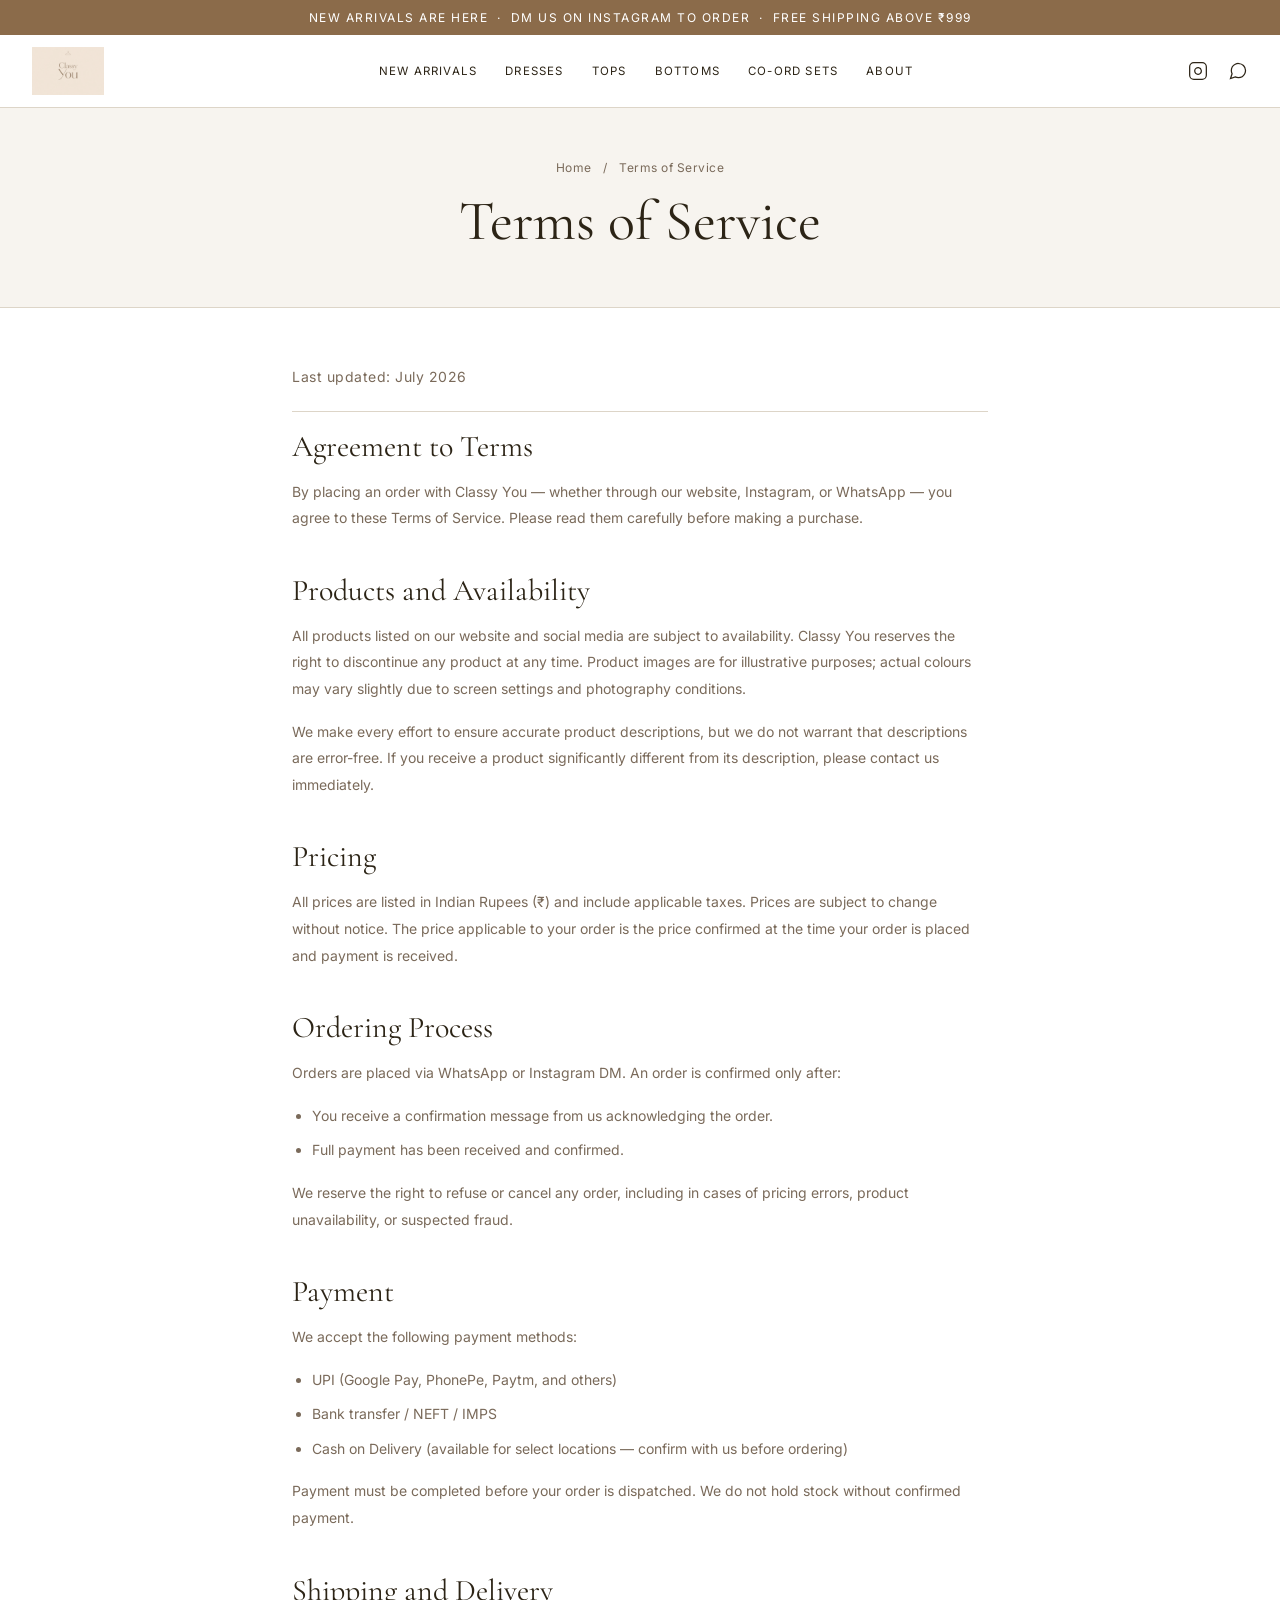
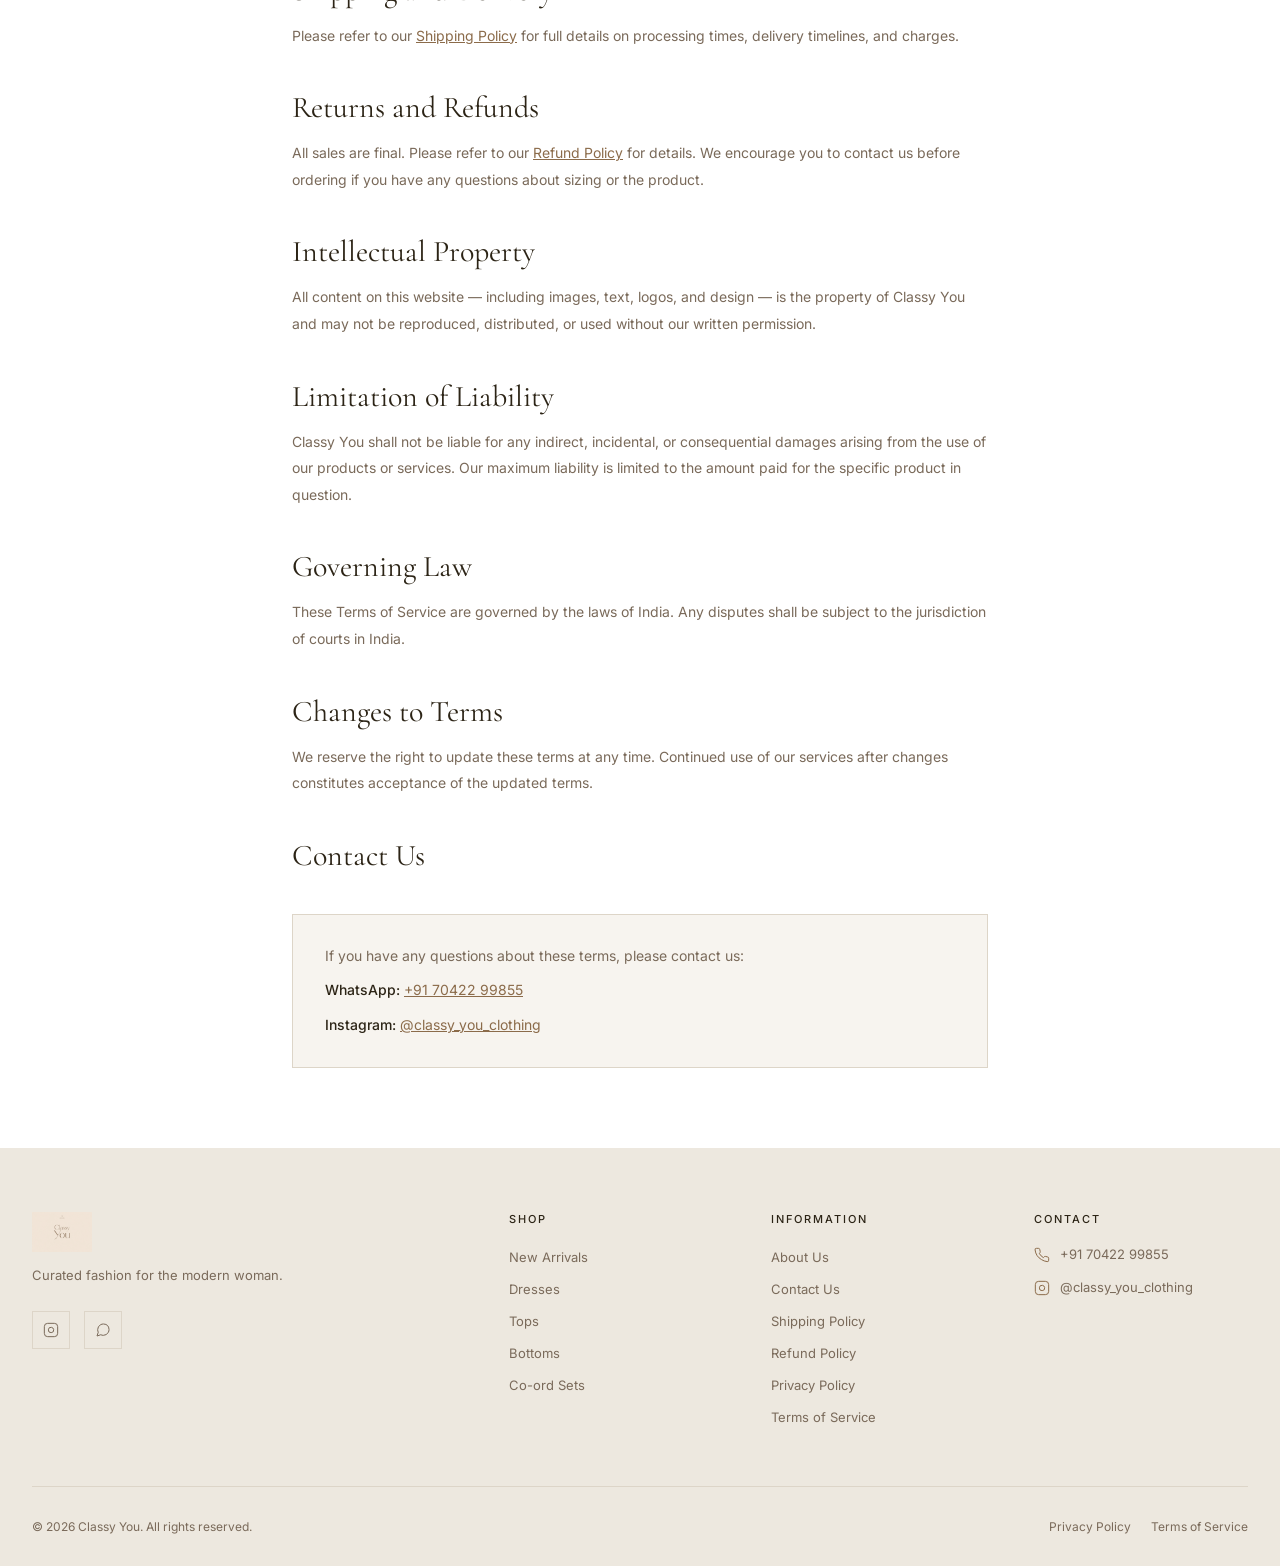
<file: terms-of-service.html>
<!DOCTYPE html>
<html lang="en">
<head>
  <meta charset="UTF-8" /><meta name="viewport" content="width=device-width, initial-scale=1.0" />
  <title>Terms of Service — Classy You</title>
  <link rel="preconnect" href="https://fonts.googleapis.com" /><link rel="preconnect" href="https://fonts.gstatic.com" crossorigin />
  <link href="https://fonts.googleapis.com/css2?family=Cormorant+Garamond:ital,wght@0,300;0,400;0,500;0,600;1,300;1,400&family=Inter:wght@300;400;500&display=swap" rel="stylesheet" />
  <link rel="stylesheet" href="style.css" />
</head>
<body>
<div class="mobile-nav" id="mobileNav">
  <button class="mobile-nav-close" onclick="closeMobileNav()"><svg viewBox="0 0 24 24"><line x1="18" y1="6" x2="6" y2="18"/><line x1="6" y1="6" x2="18" y2="18"/></svg></button>
  <a href="new-arrivals.html">New Arrivals</a><a href="dresses.html">Dresses</a><a href="tops.html">Tops</a><a href="bottoms.html">Bottoms</a><a href="coord-sets.html">Co-ord Sets</a><a href="about.html">About Us</a><a href="contact.html">Contact</a>
  <div class="mobile-nav-footer"><a href="https://www.instagram.com/classy_you_clothing" target="_blank">@classy_you_clothing</a><a href="tel:+917042299855">+91 70422 99855</a></div>
</div>
<div class="announcement">New arrivals are here &nbsp;·&nbsp; DM us on Instagram to order &nbsp;·&nbsp; Free shipping above ₹999</div>
<header><div class="header-inner">
  <a href="index.html" class="logo"><img src="WhatsApp Image 2026-07-01 at 14.09.15.jpeg" alt="Classy You" class="logo-img" /></a>
  <nav><a href="new-arrivals.html">New Arrivals</a><a href="dresses.html">Dresses</a><a href="tops.html">Tops</a><a href="bottoms.html">Bottoms</a><a href="coord-sets.html">Co-ord Sets</a><a href="about.html">About</a></nav>
  <div class="header-actions"><a href="https://www.instagram.com/classy_you_clothing" target="_blank"><svg viewBox="0 0 24 24"><rect x="2" y="2" width="20" height="20" rx="5" ry="5"/><path d="M16 11.37A4 4 0 1 1 12.63 8 4 4 0 0 1 16 11.37z"/><line x1="17.5" y1="6.5" x2="17.51" y2="6.5"/></svg></a><a href="https://wa.me/917042299855" target="_blank"><svg viewBox="0 0 24 24"><path d="M21 11.5a8.38 8.38 0 0 1-.9 3.8 8.5 8.5 0 0 1-7.6 4.7 8.38 8.38 0 0 1-3.8-.9L3 21l1.9-5.7a8.38 8.38 0 0 1-.9-3.8 8.5 8.5 0 0 1 4.7-7.6 8.38 8.38 0 0 1 3.8-.9h.5a8.48 8.48 0 0 1 8 8v.5z"/></svg></a><button class="hamburger" onclick="openMobileNav()"><svg viewBox="0 0 24 24"><line x1="3" y1="12" x2="21" y2="12"/><line x1="3" y1="6" x2="21" y2="6"/><line x1="3" y1="18" x2="21" y2="18"/></svg></button></div>
</div></header>

<div class="page-banner">
  <p class="breadcrumb"><a href="index.html">Home</a> <span>/</span> Terms of Service</p>
  <h1>Terms of Service</h1>
</div>

<div class="text-wrap">
  <p class="policy-date">Last updated: July 2026</p>

  <h2>Agreement to Terms</h2>
  <p>By placing an order with Classy You — whether through our website, Instagram, or WhatsApp — you agree to these Terms of Service. Please read them carefully before making a purchase.</p>

  <h2>Products and Availability</h2>
  <p>All products listed on our website and social media are subject to availability. Classy You reserves the right to discontinue any product at any time. Product images are for illustrative purposes; actual colours may vary slightly due to screen settings and photography conditions.</p>
  <p>We make every effort to ensure accurate product descriptions, but we do not warrant that descriptions are error-free. If you receive a product significantly different from its description, please contact us immediately.</p>

  <h2>Pricing</h2>
  <p>All prices are listed in Indian Rupees (₹) and include applicable taxes. Prices are subject to change without notice. The price applicable to your order is the price confirmed at the time your order is placed and payment is received.</p>

  <h2>Ordering Process</h2>
  <p>Orders are placed via WhatsApp or Instagram DM. An order is confirmed only after:</p>
  <ul>
    <li>You receive a confirmation message from us acknowledging the order.</li>
    <li>Full payment has been received and confirmed.</li>
  </ul>
  <p>We reserve the right to refuse or cancel any order, including in cases of pricing errors, product unavailability, or suspected fraud.</p>

  <h2>Payment</h2>
  <p>We accept the following payment methods:</p>
  <ul>
    <li>UPI (Google Pay, PhonePe, Paytm, and others)</li>
    <li>Bank transfer / NEFT / IMPS</li>
    <li>Cash on Delivery (available for select locations — confirm with us before ordering)</li>
  </ul>
  <p>Payment must be completed before your order is dispatched. We do not hold stock without confirmed payment.</p>

  <h2>Shipping and Delivery</h2>
  <p>Please refer to our <a href="shipping-policy.html">Shipping Policy</a> for full details on processing times, delivery timelines, and charges.</p>

  <h2>Returns and Refunds</h2>
  <p>All sales are final. Please refer to our <a href="refund-policy.html">Refund Policy</a> for details. We encourage you to contact us before ordering if you have any questions about sizing or the product.</p>

  <h2>Intellectual Property</h2>
  <p>All content on this website — including images, text, logos, and design — is the property of Classy You and may not be reproduced, distributed, or used without our written permission.</p>

  <h2>Limitation of Liability</h2>
  <p>Classy You shall not be liable for any indirect, incidental, or consequential damages arising from the use of our products or services. Our maximum liability is limited to the amount paid for the specific product in question.</p>

  <h2>Governing Law</h2>
  <p>These Terms of Service are governed by the laws of India. Any disputes shall be subject to the jurisdiction of courts in India.</p>

  <h2>Changes to Terms</h2>
  <p>We reserve the right to update these terms at any time. Continued use of our services after changes constitutes acceptance of the updated terms.</p>

  <h2>Contact Us</h2>
  <div class="policy-contact-box">
    <p>If you have any questions about these terms, please contact us:</p>
    <p><strong>WhatsApp:</strong> <a href="https://wa.me/917042299855" target="_blank">+91 70422 99855</a></p>
    <p><strong>Instagram:</strong> <a href="https://www.instagram.com/classy_you_clothing" target="_blank">@classy_you_clothing</a></p>
  </div>
</div>

<footer><div class="footer-grid"><div class="footer-brand"><a href="index.html" class="logo"><img src="WhatsApp Image 2026-07-01 at 14.09.15.jpeg" alt="Classy You" class="logo-img" /></a><p>Curated fashion for the modern woman.</p><div class="footer-social"><a href="https://www.instagram.com/classy_you_clothing" target="_blank"><svg viewBox="0 0 24 24"><rect x="2" y="2" width="20" height="20" rx="5"/><path d="M16 11.37A4 4 0 1 1 12.63 8 4 4 0 0 1 16 11.37z"/><line x1="17.5" y1="6.5" x2="17.51" y2="6.5"/></svg></a><a href="https://wa.me/917042299855" target="_blank"><svg viewBox="0 0 24 24"><path d="M21 11.5a8.38 8.38 0 0 1-.9 3.8 8.5 8.5 0 0 1-7.6 4.7 8.38 8.38 0 0 1-3.8-.9L3 21l1.9-5.7a8.38 8.38 0 0 1-.9-3.8 8.5 8.5 0 0 1 4.7-7.6 8.38 8.38 0 0 1 3.8-.9h.5a8.48 8.48 0 0 1 8 8v.5z"/></svg></a></div></div><div class="footer-col"><h4>Shop</h4><ul><li><a href="new-arrivals.html">New Arrivals</a></li><li><a href="dresses.html">Dresses</a></li><li><a href="tops.html">Tops</a></li><li><a href="bottoms.html">Bottoms</a></li><li><a href="coord-sets.html">Co-ord Sets</a></li></ul></div><div class="footer-col"><h4>Information</h4><ul><li><a href="about.html">About Us</a></li><li><a href="contact.html">Contact Us</a></li><li><a href="shipping-policy.html">Shipping Policy</a></li><li><a href="refund-policy.html">Refund Policy</a></li><li><a href="privacy-policy.html">Privacy Policy</a></li><li><a href="terms-of-service.html">Terms of Service</a></li></ul></div><div class="footer-col"><h4>Contact</h4><div class="footer-contact-item"><svg viewBox="0 0 24 24"><path d="M22 16.92v3a2 2 0 0 1-2.18 2 19.79 19.79 0 0 1-8.63-3.07A19.5 19.5 0 0 1 4.69 13a19.79 19.79 0 0 1-3.07-8.67A2 2 0 0 1 3.6 2h3a2 2 0 0 1 2 1.72c.127.96.361 1.903.7 2.81a2 2 0 0 1-.45 2.11L8.09 9.91a16 16 0 0 0 6 6l1.27-1.27a2 2 0 0 1 2.11-.45c.907.339 1.85.573 2.81.7A2 2 0 0 1 22 16.92z"/></svg><a href="tel:+917042299855">+91 70422 99855</a></div><div class="footer-contact-item"><svg viewBox="0 0 24 24"><rect x="2" y="2" width="20" height="20" rx="5"/><path d="M16 11.37A4 4 0 1 1 12.63 8 4 4 0 0 1 16 11.37z"/><line x1="17.5" y1="6.5" x2="17.51" y2="6.5"/></svg><a href="https://www.instagram.com/classy_you_clothing" target="_blank">@classy_you_clothing</a></div></div></div><div class="footer-bottom"><span>© 2026 Classy You. All rights reserved.</span><span style="display:flex;gap:20px;"><a href="privacy-policy.html">Privacy Policy</a><a href="terms-of-service.html">Terms of Service</a></span></div></footer>
<script>function openMobileNav(){document.getElementById('mobileNav').classList.add('open');document.body.style.overflow='hidden';}function closeMobileNav(){document.getElementById('mobileNav').classList.remove('open');document.body.style.overflow='';}document.querySelectorAll('.mobile-nav a').forEach(function(l){l.addEventListener('click',function(){if(!this.getAttribute('href').startsWith('http'))closeMobileNav();});});</script>
</body>
</html>
</file>
<file: style.css>
/* ─── Classy You — Shared Stylesheet ─── */
@import url('https://fonts.googleapis.com/css2?family=Cormorant+Garamond:ital,wght@0,300;0,400;0,500;0,600;1,300;1,400&family=Inter:wght@300;400;500&display=swap');

*, *::before, *::after { box-sizing: border-box; margin: 0; padding: 0; }

:root {
  --cream: #EDE8DF;
  --cream-light: #F7F4EF;
  --brown: #8B6B4A;
  --brown-dark: #6B4E32;
  --text: #2C2416;
  --text-light: #7A6A5A;
  --white: #FFFFFF;
  --border: #DDD5C8;
}

html { scroll-behavior: smooth; }

body {
  font-family: 'Inter', sans-serif;
  background: var(--white);
  color: var(--text);
  overflow-x: hidden;
}

/* ── Announcement Bar ── */
.announcement {
  background: var(--brown);
  color: var(--white);
  text-align: center;
  padding: 10px 20px;
  font-size: 12px;
  letter-spacing: 1.5px;
  text-transform: uppercase;
}

/* ── Header ── */
header {
  position: sticky;
  top: 0;
  z-index: 100;
  background: var(--white);
  border-bottom: 1px solid var(--border);
}

.header-inner {
  max-width: 1300px;
  margin: 0 auto;
  padding: 0 32px;
  height: 72px;
  display: flex;
  align-items: center;
  justify-content: space-between;
  gap: 24px;
}

.logo {
  display: flex;
  align-items: center;
  text-decoration: none;
  flex-shrink: 0;
}

.logo-img {
  height: 48px;
  width: auto;
  object-fit: contain;
  display: block;
}

.footer-brand .logo-img {
  height: 40px;
}

nav { display: flex; gap: 28px; align-items: center; }

nav a {
  font-size: 11.5px;
  font-weight: 400;
  letter-spacing: 1.2px;
  text-transform: uppercase;
  color: var(--text);
  text-decoration: none;
  position: relative;
  transition: color 0.2s;
}

nav a::after {
  content: '';
  position: absolute;
  bottom: -3px; left: 0;
  width: 0; height: 1px;
  background: var(--brown);
  transition: width 0.3s;
}

nav a:hover { color: var(--brown); }
nav a:hover::after { width: 100%; }
nav a.active { color: var(--brown); }
nav a.active::after { width: 100%; }

.header-actions { display: flex; gap: 20px; align-items: center; }

.header-actions a {
  color: var(--text);
  text-decoration: none;
  transition: color 0.2s;
  display: flex;
  align-items: center;
}

.header-actions a:hover { color: var(--brown); }
.header-actions svg { width: 20px; height: 20px; stroke: currentColor; fill: none; stroke-width: 1.5; }

/* ── Buttons ── */
.btn {
  display: inline-block;
  padding: 14px 36px;
  font-size: 11px;
  letter-spacing: 2px;
  text-transform: uppercase;
  text-decoration: none;
  font-weight: 500;
  transition: all 0.3s;
  cursor: pointer;
  border: none;
  font-family: 'Inter', sans-serif;
}
.btn-white { background: var(--white); color: var(--text); }
.btn-white:hover { background: var(--cream); }
.btn-brown { background: var(--brown); color: var(--white); }
.btn-brown:hover { background: var(--brown-dark); }
.btn-outline { background: transparent; color: var(--text); border: 1px solid var(--text); }
.btn-outline:hover { background: var(--text); color: var(--white); }
.btn-outline-brown { background: transparent; color: var(--brown); border: 1px solid var(--brown); padding: 12px 32px; font-size: 11px; letter-spacing: 2px; text-transform: uppercase; text-decoration: none; font-weight: 500; transition: all 0.3s; display: inline-block; }
.btn-outline-brown:hover { background: var(--brown); color: var(--white); }

/* ── Section Wrapper ── */
.section { padding: 80px 32px; }
.section-narrow { max-width: 1300px; margin: 0 auto; }
.section-title {
  font-family: 'Cormorant Garamond', serif;
  font-size: clamp(32px, 4vw, 48px);
  font-weight: 400;
  text-align: center;
  margin-bottom: 8px;
}
.section-sub {
  text-align: center;
  font-size: 12px;
  letter-spacing: 1.5px;
  text-transform: uppercase;
  color: var(--text-light);
  margin-bottom: 56px;
}

/* ── Index: Collections Grid ── */
.collections-grid {
  display: grid;
  grid-template-columns: 1fr 1fr 1fr 1fr;
  gap: 16px;
}

.collection-card {
  position: relative;
  overflow: hidden;
  cursor: pointer;
  aspect-ratio: 3/4;
  text-decoration: none;
  display: block;
}

.collection-card img {
  width: 100%;
  height: 100%;
  object-fit: cover;
  transition: transform 0.6s ease;
}

.collection-card:hover img { transform: scale(1.05); }

.collection-card-overlay {
  position: absolute;
  inset: 0;
  background: linear-gradient(to top, rgba(20,12,4,0.55) 0%, transparent 50%);
  display: flex;
  flex-direction: column;
  justify-content: flex-end;
  padding: 24px 20px;
  color: var(--white);
}

.collection-card-label {
  font-size: 10px;
  letter-spacing: 2px;
  text-transform: uppercase;
  opacity: 0.8;
  margin-bottom: 6px;
}

.collection-card-name {
  font-family: 'Cormorant Garamond', serif;
  font-size: 26px;
  font-weight: 400;
  line-height: 1.1;
}

.collection-card-link {
  display: inline-block;
  margin-top: 12px;
  font-size: 10px;
  letter-spacing: 1.5px;
  text-transform: uppercase;
  color: var(--white);
  text-decoration: none;
  border-bottom: 1px solid rgba(255,255,255,0.5);
  padding-bottom: 2px;
  transition: border-color 0.2s;
}

.collection-card-link:hover { border-color: var(--white); }

/* ── Index: Featured Split ── */
.featured-split {
  display: grid;
  grid-template-columns: 1fr 1fr;
  min-height: 600px;
  background: var(--cream-light);
}

.featured-split-img { overflow: hidden; }

.featured-split-img img {
  width: 100%;
  height: 100%;
  object-fit: cover;
  display: block;
  transition: transform 0.6s;
}

.featured-split-img:hover img { transform: scale(1.03); }

.featured-split-content {
  display: flex;
  flex-direction: column;
  justify-content: center;
  padding: 64px 72px;
}

.featured-split-content .eyebrow {
  font-size: 11px;
  letter-spacing: 2.5px;
  text-transform: uppercase;
  color: var(--brown);
  margin-bottom: 20px;
}

.featured-split-content h2 {
  font-family: 'Cormorant Garamond', serif;
  font-size: clamp(36px, 4vw, 56px);
  font-weight: 400;
  line-height: 1.1;
  margin-bottom: 20px;
}

.featured-split-content h2 em { font-style: italic; color: var(--brown); }

.featured-split-content p {
  font-size: 14px;
  line-height: 1.8;
  color: var(--text-light);
  margin-bottom: 36px;
  max-width: 380px;
}

/* ── Index: Products Row ── */
.products-row {
  display: grid;
  grid-template-columns: repeat(4, 1fr);
  gap: 24px;
}

.product-card { cursor: pointer; }

.product-card-img {
  position: relative;
  overflow: hidden;
  aspect-ratio: 3/4;
  margin-bottom: 16px;
  background: var(--cream-light);
}

.product-card-img img {
  width: 100%;
  height: 100%;
  object-fit: cover;
  transition: transform 0.5s ease;
}

.product-card:hover .product-card-img img { transform: scale(1.06); }

.product-card-badge {
  position: absolute;
  top: 12px; left: 12px;
  background: var(--brown);
  color: var(--white);
  font-size: 9px;
  letter-spacing: 1.5px;
  text-transform: uppercase;
  padding: 4px 10px;
}

.product-card-action {
  position: absolute;
  bottom: 0; left: 0; right: 0;
  background: rgba(44, 36, 22, 0.85);
  color: var(--white);
  text-align: center;
  font-size: 11px;
  letter-spacing: 1.5px;
  text-transform: uppercase;
  padding: 14px;
  transform: translateY(100%);
  transition: transform 0.3s ease;
}

.product-card:hover .product-card-action { transform: translateY(0); }

.product-card-name {
  font-size: 14px;
  font-weight: 400;
  margin-bottom: 6px;
  color: var(--text);
}

.product-card-price {
  font-family: 'Cormorant Garamond', serif;
  font-size: 18px;
  color: var(--brown);
}

/* ── Marquee ── */
.marquee-strip {
  background: var(--brown);
  color: var(--white);
  overflow: hidden;
  padding: 14px 0;
}

.marquee-inner {
  display: flex;
  animation: marquee 25s linear infinite;
  white-space: nowrap;
}

.marquee-inner span {
  font-size: 11px;
  letter-spacing: 2.5px;
  text-transform: uppercase;
  padding: 0 40px;
  flex-shrink: 0;
}

.marquee-inner span::before { content: '✦'; margin-right: 40px; opacity: 0.7; }

@keyframes marquee { 0% { transform: translateX(0); } 100% { transform: translateX(-50%); } }

/* ── Perks ── */
.perks {
  display: grid;
  grid-template-columns: repeat(3, 1fr);
  border-top: 1px solid var(--border);
  border-bottom: 1px solid var(--border);
}

.perk {
  padding: 48px 40px;
  text-align: center;
  border-right: 1px solid var(--border);
}

.perk:last-child { border-right: none; }
.perk-icon { font-size: 28px; margin-bottom: 16px; }

.perk-title {
  font-family: 'Cormorant Garamond', serif;
  font-size: 20px;
  font-weight: 400;
  margin-bottom: 8px;
}

.perk-desc { font-size: 13px; color: var(--text-light); line-height: 1.7; }

/* ── Instagram Section ── */
.instagram-section {
  background: var(--cream-light);
  padding: 80px 32px;
  text-align: center;
}

.instagram-handle {
  font-family: 'Cormorant Garamond', serif;
  font-size: 40px;
  font-weight: 400;
  color: var(--brown);
  margin-bottom: 12px;
  font-style: italic;
}

.instagram-grid {
  display: grid;
  grid-template-columns: repeat(5, 1fr);
  gap: 8px;
  margin-top: 48px;
}

.instagram-thumb { aspect-ratio: 1; overflow: hidden; position: relative; }

.instagram-thumb img {
  width: 100%;
  height: 100%;
  object-fit: cover;
  transition: transform 0.4s;
}

.instagram-thumb:hover img { transform: scale(1.08); }

.instagram-thumb-overlay {
  position: absolute;
  inset: 0;
  background: rgba(139, 107, 74, 0.4);
  display: flex;
  align-items: center;
  justify-content: center;
  opacity: 0;
  transition: opacity 0.3s;
}

.instagram-thumb:hover .instagram-thumb-overlay { opacity: 1; }
.instagram-thumb-overlay svg { width: 28px; height: 28px; stroke: white; fill: none; stroke-width: 1.5; }

/* ── Contact Strip ── */
.contact-strip {
  background: var(--text);
  color: var(--white);
  padding: 56px 32px;
  text-align: center;
}

.contact-strip h2 {
  font-family: 'Cormorant Garamond', serif;
  font-size: 42px;
  font-weight: 300;
  margin-bottom: 12px;
}

.contact-strip p {
  font-size: 14px;
  color: rgba(255,255,255,0.7);
  margin-bottom: 32px;
}

.contact-buttons { display: flex; gap: 16px; justify-content: center; flex-wrap: wrap; }

.contact-buttons a {
  display: flex;
  align-items: center;
  gap: 10px;
  padding: 14px 32px;
  font-size: 12px;
  letter-spacing: 1.5px;
  text-transform: uppercase;
  text-decoration: none;
  font-weight: 500;
  transition: all 0.3s;
  font-family: 'Inter', sans-serif;
}

.contact-buttons a svg { width: 18px; height: 18px; stroke: currentColor; fill: none; stroke-width: 1.5; }

.btn-wa { background: #25D366; color: white; }
.btn-wa:hover { background: #1ebe5d; }
.btn-ig { background: transparent; color: white; border: 1px solid rgba(255,255,255,0.4); }
.btn-ig:hover { border-color: white; background: rgba(255,255,255,0.05); }

/* ── Footer ── */
footer {
  background: var(--cream);
  padding: 64px 32px 32px;
}

.footer-grid {
  max-width: 1300px;
  margin: 0 auto;
  display: grid;
  grid-template-columns: 2fr 1fr 1fr 1fr;
  gap: 48px;
  padding-bottom: 48px;
  border-bottom: 1px solid var(--border);
  margin-bottom: 32px;
}

.footer-brand p {
  font-size: 13px;
  color: var(--text-light);
  line-height: 1.8;
  max-width: 280px;
  margin-bottom: 24px;
  margin-top: 12px;
}

.footer-social { display: flex; gap: 14px; }

.footer-social a {
  width: 38px; height: 38px;
  border: 1px solid var(--border);
  display: flex;
  align-items: center;
  justify-content: center;
  color: var(--text-light);
  text-decoration: none;
  transition: all 0.2s;
}

.footer-social a:hover { border-color: var(--brown); color: var(--brown); }
.footer-social a svg { width: 16px; height: 16px; stroke: currentColor; fill: none; stroke-width: 1.5; }

.footer-col h4 {
  font-size: 11px;
  letter-spacing: 2px;
  text-transform: uppercase;
  font-weight: 500;
  margin-bottom: 20px;
  color: var(--text);
}

.footer-col ul { list-style: none; }
.footer-col ul li { margin-bottom: 12px; }

.footer-col ul li a {
  font-size: 13px;
  color: var(--text-light);
  text-decoration: none;
  transition: color 0.2s;
}

.footer-col ul li a:hover { color: var(--brown); }

.footer-contact-item {
  display: flex;
  align-items: flex-start;
  gap: 10px;
  margin-bottom: 16px;
  font-size: 13px;
  color: var(--text-light);
}

.footer-contact-item svg { width: 16px; height: 16px; stroke: var(--brown); fill: none; stroke-width: 1.5; flex-shrink: 0; margin-top: 1px; }
.footer-contact-item a { color: var(--text-light); text-decoration: none; }
.footer-contact-item a:hover { color: var(--brown); }

.footer-bottom {
  max-width: 1300px;
  margin: 0 auto;
  display: flex;
  justify-content: space-between;
  align-items: center;
  font-size: 12px;
  color: var(--text-light);
  flex-wrap: wrap;
  gap: 12px;
}

.footer-bottom a { color: var(--text-light); text-decoration: none; transition: color 0.2s; }
.footer-bottom a:hover { color: var(--brown); }

/* ── Mobile Nav ── */
.hamburger { display: none; cursor: pointer; background: none; border: none; padding: 4px; }
.hamburger svg { width: 22px; height: 22px; stroke: var(--text); fill: none; stroke-width: 1.5; }

.mobile-nav {
  position: fixed;
  inset: 0;
  background: var(--white);
  z-index: 200;
  display: flex;
  flex-direction: column;
  padding: 32px;
  transform: translateX(100%);
  transition: transform 0.35s ease;
}

.mobile-nav.open { transform: translateX(0); }

.mobile-nav-close {
  align-self: flex-end;
  background: none;
  border: none;
  cursor: pointer;
  padding: 4px;
  margin-bottom: 32px;
}

.mobile-nav-close svg { width: 24px; height: 24px; stroke: var(--text); fill: none; stroke-width: 1.5; }

.mobile-nav a {
  font-family: 'Cormorant Garamond', serif;
  font-size: 36px;
  font-weight: 400;
  color: var(--text);
  text-decoration: none;
  padding: 12px 0;
  border-bottom: 1px solid var(--border);
  display: block;
  transition: color 0.2s;
}

.mobile-nav a:hover { color: var(--brown); }

.mobile-nav-footer {
  margin-top: auto;
  padding-top: 32px;
  display: flex;
  flex-direction: column;
  gap: 12px;
}

.mobile-nav-footer a {
  color: var(--text-light);
  text-decoration: none;
  font-family: 'Inter', sans-serif;
  font-size: 13px;
  border: none;
  padding: 4px 0;
}

/* ── Hero (index) ── */
.hero {
  position: relative;
  height: 92vh;
  min-height: 560px;
  overflow: hidden;
  display: flex;
  align-items: flex-end;
}

.hero-img {
  position: absolute;
  inset: 0;
  width: 100%;
  height: 100%;
  object-fit: cover;
  object-position: center top;
}

.hero-overlay {
  position: absolute;
  inset: 0;
  background: linear-gradient(to top, rgba(30,20,10,0.55) 0%, rgba(30,20,10,0.1) 55%, transparent 100%);
}

.hero-content {
  position: relative;
  z-index: 2;
  padding: 0 60px 72px;
  color: var(--white);
  max-width: 640px;
}

.hero-tag {
  font-size: 11px;
  letter-spacing: 2.5px;
  text-transform: uppercase;
  opacity: 0.85;
  margin-bottom: 16px;
}

.hero-title {
  font-family: 'Cormorant Garamond', serif;
  font-size: clamp(48px, 7vw, 88px);
  font-weight: 300;
  line-height: 1.05;
  margin-bottom: 24px;
}

.hero-title em { font-style: italic; }

.hero-desc {
  font-size: 14px;
  font-weight: 300;
  line-height: 1.7;
  opacity: 0.9;
  margin-bottom: 36px;
  max-width: 380px;
}

/* ══════════════════════════════════════
   COLLECTION / SHOP PAGES
══════════════════════════════════════ */

/* ── Page Banner ── */
.page-banner {
  background: var(--cream-light);
  padding: 52px 32px 44px;
  text-align: center;
  border-bottom: 1px solid var(--border);
}

.breadcrumb {
  font-size: 12px;
  color: var(--text-light);
  letter-spacing: 0.5px;
  margin-bottom: 12px;
}

.breadcrumb a { color: var(--text-light); text-decoration: none; }
.breadcrumb a:hover { color: var(--brown); }
.breadcrumb span { margin: 0 8px; }

.page-banner h1 {
  font-family: 'Cormorant Garamond', serif;
  font-size: clamp(36px, 5vw, 56px);
  font-weight: 400;
  color: var(--text);
  margin-bottom: 8px;
}

.page-banner-desc {
  font-size: 14px;
  color: var(--text-light);
  max-width: 480px;
  margin: 0 auto;
  line-height: 1.7;
}

/* ── Shop Layout ── */
.shop-wrap {
  max-width: 1300px;
  margin: 0 auto;
  padding: 40px 32px 80px;
}

.shop-toolbar {
  display: flex;
  justify-content: space-between;
  align-items: center;
  padding-bottom: 20px;
  margin-bottom: 40px;
  border-bottom: 1px solid var(--border);
}

.shop-count { font-size: 13px; color: var(--text-light); }

.sort-select, .shop-sort {
  border: 1px solid var(--border);
  padding: 9px 28px 9px 14px;
  font-size: 12px;
  background: white;
  color: var(--text);
  cursor: pointer;
  font-family: 'Inter', sans-serif;
  appearance: none;
  background-image: url("data:image/svg+xml,%3Csvg xmlns='http://www.w3.org/2000/svg' viewBox='0 0 10 6'%3E%3Cpath d='M0 0l5 6 5-6z' fill='%238B6B4A'/%3E%3C/svg%3E");
  background-repeat: no-repeat;
  background-position: right 10px center;
  background-size: 8px;
  letter-spacing: 0.5px;
}

/* ── Shop Grid ── */
.shop-grid {
  display: grid;
  grid-template-columns: repeat(3, 1fr);
  gap: 48px 28px;
}

.shop-card { cursor: pointer; }

.shop-card-img {
  position: relative;
  aspect-ratio: 3/4;
  overflow: hidden;
  background: var(--cream-light);
  margin-bottom: 16px;
}

.shop-card-img img {
  width: 100%;
  height: 100%;
  object-fit: cover;
  transition: transform 0.5s;
}

.shop-card:hover .shop-card-img img { transform: scale(1.05); }

.shop-card-badge {
  position: absolute;
  top: 12px; left: 12px;
  background: var(--brown);
  color: white;
  font-size: 9px;
  letter-spacing: 1.5px;
  text-transform: uppercase;
  padding: 4px 10px;
  z-index: 1;
}

.shop-card-sold {
  background: var(--text-light);
}

/* Quick-buy overlay — slides up from bottom of image on hover */
.shop-card-quick {
  position: absolute;
  bottom: 0; left: 0; right: 0;
  background: rgba(44, 36, 22, 0.88);
  color: white;
  border: none;
  padding: 14px;
  font-size: 11px;
  letter-spacing: 1.5px;
  text-transform: uppercase;
  font-family: 'Inter', sans-serif;
  cursor: pointer;
  transform: translateY(100%);
  transition: transform 0.3s;
  z-index: 1;
}
.shop-card:hover .shop-card-quick { transform: translateY(0); }

/* Card body below the image */
.shop-card-body { padding: 0; }

/* CTA button below card info */
.shop-card-cta {
  display: block;
  width: 100%;
  margin-top: 12px;
  padding: 11px 16px;
  background: transparent;
  border: 1px solid var(--brown);
  color: var(--brown);
  font-size: 11px;
  letter-spacing: 1.5px;
  text-transform: uppercase;
  font-family: 'Inter', sans-serif;
  cursor: pointer;
  transition: background 0.2s, color 0.2s;
}
.shop-card-cta:hover { background: var(--brown); color: white; }

.shop-card-name {
  font-size: 14px;
  font-weight: 400;
  margin-bottom: 5px;
  color: var(--text);
}

.shop-card-sizes {
  font-size: 11px;
  color: var(--text-light);
  margin-bottom: 8px;
  letter-spacing: 0.3px;
}

.shop-card-price {
  font-family: 'Cormorant Garamond', serif;
  font-size: 20px;
  color: var(--brown);
}

.shop-more {
  text-align: center;
  margin-top: 64px;
  padding-top: 48px;
  border-top: 1px solid var(--border);
}

.shop-more p {
  font-size: 14px;
  color: var(--text-light);
  margin-bottom: 20px;
  line-height: 1.7;
}

/* ══════════════════════════════════════
   TEXT / POLICY PAGES
══════════════════════════════════════ */

.text-wrap {
  max-width: 760px;
  margin: 0 auto;
  padding: 56px 32px 80px;
}

.policy-date {
  font-size: 12px;
  color: var(--text-light);
  letter-spacing: 0.5px;
  margin-bottom: 40px;
  padding-bottom: 20px;
  border-bottom: 1px solid var(--border);
}

.text-wrap h2 {
  font-family: 'Cormorant Garamond', serif;
  font-size: 30px;
  font-weight: 400;
  margin: 40px 0 14px;
  color: var(--text);
}

.text-wrap h2:first-of-type { margin-top: 0; }

.text-wrap p {
  font-size: 14px;
  line-height: 1.9;
  color: var(--text-light);
  margin-bottom: 16px;
}

.text-wrap ul, .text-wrap ol {
  padding-left: 20px;
  margin-bottom: 16px;
}

.text-wrap li {
  font-size: 14px;
  line-height: 1.9;
  color: var(--text-light);
  margin-bottom: 8px;
}

.text-wrap a { color: var(--brown); text-decoration: underline; }
.text-wrap strong { color: var(--text); font-weight: 500; }

.policy-contact-box {
  background: var(--cream-light);
  border: 1px solid var(--border);
  padding: 28px 32px;
  margin-top: 40px;
}

.policy-contact-box p {
  margin-bottom: 8px;
}

.policy-contact-box p:last-child { margin-bottom: 0; }

/* ══════════════════════════════════════
   ABOUT PAGE
══════════════════════════════════════ */

.about-hero {
  height: 70vh;
  min-height: 480px;
  position: relative;
  overflow: hidden;
  display: flex;
  align-items: flex-end;
}

.about-hero img {
  position: absolute;
  inset: 0;
  width: 100%;
  height: 100%;
  object-fit: cover;
  object-position: center top;
}

.about-hero-overlay {
  position: absolute;
  inset: 0;
  background: linear-gradient(to top, rgba(30,20,10,0.65) 0%, transparent 60%);
}

.about-hero-content {
  position: relative;
  z-index: 2;
  color: white;
  padding: 0 60px 60px;
}

.about-hero-content h1 {
  font-family: 'Cormorant Garamond', serif;
  font-size: clamp(52px, 7vw, 80px);
  font-weight: 300;
  line-height: 1.05;
}

.about-hero-content h1 em { font-style: italic; }

.about-story {
  display: grid;
  grid-template-columns: 1fr 1fr;
  gap: 80px;
  align-items: center;
  max-width: 1300px;
  margin: 0 auto;
  padding: 80px 32px;
}

.about-story-text h2 {
  font-family: 'Cormorant Garamond', serif;
  font-size: clamp(36px, 4vw, 48px);
  font-weight: 400;
  margin-bottom: 24px;
  line-height: 1.1;
}

.about-story-text h2 em { font-style: italic; color: var(--brown); }

.about-story-text p {
  font-size: 14px;
  line-height: 1.9;
  color: var(--text-light);
  margin-bottom: 18px;
}

.about-story-img { aspect-ratio: 4/5; overflow: hidden; }
.about-story-img img { width: 100%; height: 100%; object-fit: cover; }

.about-values-section {
  background: var(--cream-light);
  padding: 80px 32px;
  text-align: center;
}

.about-values-grid {
  display: grid;
  grid-template-columns: repeat(3, 1fr);
  gap: 48px;
  max-width: 1000px;
  margin: 52px auto 0;
}

.about-value-icon { font-size: 36px; margin-bottom: 16px; }

.about-value h3 {
  font-family: 'Cormorant Garamond', serif;
  font-size: 24px;
  font-weight: 400;
  margin-bottom: 12px;
}

.about-value p { font-size: 13px; color: var(--text-light); line-height: 1.7; }

/* ══════════════════════════════════════
   CONTACT PAGE
══════════════════════════════════════ */

.contact-layout {
  display: grid;
  grid-template-columns: 1fr 1fr;
  gap: 80px;
  align-items: start;
  max-width: 1100px;
  margin: 0 auto;
  padding: 72px 32px 80px;
}

.contact-left h2 {
  font-family: 'Cormorant Garamond', serif;
  font-size: clamp(36px, 4vw, 52px);
  font-weight: 400;
  line-height: 1.1;
  margin-bottom: 16px;
}

.contact-left h2 em { font-style: italic; color: var(--brown); }

.contact-left > p {
  font-size: 14px;
  color: var(--text-light);
  line-height: 1.8;
  margin-bottom: 48px;
}

.contact-item {
  display: flex;
  gap: 18px;
  align-items: flex-start;
  padding: 24px 0;
  border-bottom: 1px solid var(--border);
}

.contact-item:first-of-type { border-top: 1px solid var(--border); }

.contact-item svg {
  width: 22px; height: 22px;
  stroke: var(--brown); fill: none; stroke-width: 1.5;
  flex-shrink: 0; margin-top: 2px;
}

.contact-item-label {
  font-size: 11px;
  letter-spacing: 1.5px;
  text-transform: uppercase;
  color: var(--text-light);
  margin-bottom: 4px;
}

.contact-item-val {
  font-family: 'Cormorant Garamond', serif;
  font-size: 22px;
  color: var(--text);
  text-decoration: none;
  display: block;
  transition: color 0.2s;
}

.contact-item-val:hover { color: var(--brown); }
.contact-item-note { font-size: 12px; color: var(--text-light); margin-top: 4px; line-height: 1.6; }

.contact-faq {
  background: var(--cream-light);
  padding: 36px 40px;
}

.contact-faq h3 {
  font-family: 'Cormorant Garamond', serif;
  font-size: 30px;
  font-weight: 400;
  margin-bottom: 28px;
}

.faq-item {
  padding: 18px 0;
  border-bottom: 1px solid var(--border);
}

.faq-item:last-child { border-bottom: none; }

.faq-q {
  font-size: 14px;
  font-weight: 500;
  margin-bottom: 8px;
  color: var(--text);
}

.faq-a {
  font-size: 13px;
  color: var(--text-light);
  line-height: 1.7;
}

/* ══════════════════════════════════════
   RESPONSIVE
══════════════════════════════════════ */

@media (max-width: 1100px) {
  .collections-grid { grid-template-columns: 1fr 1fr; }
  .products-row { grid-template-columns: repeat(2, 1fr); }
  .footer-grid { grid-template-columns: 1fr 1fr; }
  .instagram-grid { grid-template-columns: repeat(3, 1fr); }
  .shop-grid { grid-template-columns: repeat(2, 1fr); gap: 32px 20px; }
  .about-values-grid { grid-template-columns: repeat(3, 1fr); }
}

@media (max-width: 900px) {
  .about-story { grid-template-columns: 1fr; gap: 40px; }
  .about-story-img { aspect-ratio: 4/3; max-height: 420px; }
  .contact-layout { grid-template-columns: 1fr; gap: 40px; }
  .about-values-grid { grid-template-columns: repeat(2, 1fr); gap: 32px; }
}

@media (max-width: 768px) {
  nav { display: none; }
  .hamburger { display: block; }
  .hero-content { padding: 0 24px 48px; }
  .section { padding: 56px 20px; }
  .featured-split { grid-template-columns: 1fr; }
  .featured-split-img { height: 60vw; min-height: 300px; }
  .featured-split-content { padding: 40px 28px; }
  .perks { grid-template-columns: 1fr; }
  .perk { border-right: none; border-bottom: 1px solid var(--border); }
  .perk:last-child { border-bottom: none; }
  .instagram-grid { grid-template-columns: repeat(2, 1fr); }
  .footer-grid { grid-template-columns: 1fr; gap: 32px; }
  .footer-bottom { flex-direction: column; text-align: center; }
  .collections-grid { grid-template-columns: 1fr 1fr; gap: 10px; }
  .header-inner { padding: 0 20px; }
  .shop-wrap { padding: 32px 20px 64px; }
  .page-banner { padding: 40px 20px 32px; }
  .contact-faq { padding: 28px 24px; }
}

@media (max-width: 560px) {
  .shop-grid { grid-template-columns: repeat(2, 1fr); gap: 16px 12px; }
  .products-row { grid-template-columns: 1fr 1fr; gap: 12px; }
  .instagram-grid { grid-template-columns: repeat(2, 1fr); }
  .about-values-grid { grid-template-columns: 1fr; gap: 24px; }
  .about-hero-content { padding: 0 24px 40px; }
  .about-story { padding: 48px 20px; }
  .about-values-section { padding: 48px 20px; }
  .contact-layout { padding: 48px 20px 64px; }
  .text-wrap { padding: 40px 20px 60px; }
}

/* ══════════════════════════════════════
   REVEAL ANIMATION (shop cards)
══════════════════════════════════════ */

.reveal {
  opacity: 0;
  transform: translateY(18px);
  transition: opacity 0.45s ease, transform 0.45s ease;
}
.reveal.revealed {
  opacity: 1;
  transform: translateY(0);
}

/* ══════════════════════════════════════
   SIZE PICKER MODAL
══════════════════════════════════════ */

.size-modal-overlay {
  position: fixed;
  inset: 0;
  background: rgba(20, 14, 6, 0.6);
  z-index: 2000;
  display: flex;
  align-items: center;
  justify-content: center;
  padding: 20px;
  opacity: 0;
  transition: opacity 0.25s ease;
}
.size-modal-overlay.open { opacity: 1; }
.size-modal-overlay.open .size-modal {
  transform: translateY(0);
  opacity: 1;
}

.size-modal {
  background: white;
  max-width: 620px;
  width: 100%;
  max-height: 90vh;
  overflow-y: auto;
  display: flex;
  position: relative;
  transform: translateY(16px);
  opacity: 0;
  transition: transform 0.3s ease, opacity 0.3s ease;
}

.size-modal-img {
  width: 240px;
  flex-shrink: 0;
  object-fit: cover;
  object-position: top;
}

.size-modal-body {
  padding: 32px 28px 28px;
  display: flex;
  flex-direction: column;
  gap: 10px;
  flex: 1;
}

.size-modal-close {
  position: absolute;
  top: 14px; right: 14px;
  background: white;
  border: 1px solid var(--border);
  width: 32px; height: 32px;
  border-radius: 50%;
  display: flex; align-items: center; justify-content: center;
  cursor: pointer;
  color: var(--text);
  z-index: 1;
  transition: background 0.2s;
}
.size-modal-close:hover { background: var(--cream-light); }

.size-modal-badge {
  display: inline-block;
  font-size: 9px;
  letter-spacing: 1.5px;
  text-transform: uppercase;
  background: var(--brown);
  color: white;
  padding: 3px 10px;
  align-self: flex-start;
}

.size-modal-name {
  font-family: 'Cormorant Garamond', serif;
  font-size: 1.5rem;
  font-weight: 500;
  color: var(--text);
  line-height: 1.2;
}

.size-modal-price {
  font-family: 'Cormorant Garamond', serif;
  font-size: 1.25rem;
  color: var(--brown);
}

.size-modal-desc {
  font-size: 13px;
  color: var(--text-light);
  line-height: 1.65;
  border-top: 1px solid var(--border);
  padding-top: 10px;
  margin-top: 2px;
}

.size-modal-label {
  font-size: 10px;
  letter-spacing: 1.5px;
  text-transform: uppercase;
  color: var(--text);
  margin-top: 6px;
}

.size-options {
  display: flex;
  gap: 8px;
  flex-wrap: wrap;
}

.size-btn {
  border: 1px solid var(--border);
  background: white;
  color: var(--text);
  padding: 8px 16px;
  font-size: 12px;
  font-family: 'Inter', sans-serif;
  cursor: pointer;
  transition: all 0.2s;
  letter-spacing: 0.5px;
  border-radius: 2px;
}
.size-btn:hover { border-color: var(--brown); color: var(--brown); }
.size-btn.selected { background: var(--brown); color: white; border-color: var(--brown); }
.size-btn.size-sold-out { opacity: 0.4; cursor: not-allowed; text-decoration: line-through; }
.size-btn.size-sold-out:hover { border-color: #ccc; color: inherit; }
.size-out-label, .size-low-label { display: block; font-size: 9px; letter-spacing: 0; margin-top: 2px; }
.size-out-label { color: #c0392b; }
.size-low-label { color: var(--brown); }

.size-modal-confirm { margin-top: 4px; }
.size-modal-confirm .btn-primary {
  display: block;
  text-align: center;
  text-decoration: none;
  padding: 13px 20px;
  background: var(--brown);
  color: white;
  font-size: 11px;
  letter-spacing: 1.5px;
  text-transform: uppercase;
  font-family: 'Inter', sans-serif;
  transition: background 0.2s;
}
.size-modal-confirm .btn-primary:hover { background: var(--brown-dark); }

.size-modal-wa-link {
  display: block;
  text-align: center;
  font-size: 11px;
  color: var(--text-light);
  text-decoration: underline;
  margin-top: 4px;
  transition: color 0.2s;
}
.size-modal-wa-link:hover { color: var(--brown); }

@media (max-width: 600px) {
  .size-modal { flex-direction: column; max-height: 95vh; }
  .size-modal-img { width: 100%; height: 260px; }
  .size-modal-body { padding: 20px 20px 24px; }
}

/* ── Razorpay pay button ── */
.cy-rzp-pay-btn {
  display: block;
  width: 100%;
  padding: 14px 20px;
  background: var(--brown);
  color: white;
  border: none;
  font-size: 13px;
  letter-spacing: 1px;
  text-transform: uppercase;
  font-family: 'Inter', sans-serif;
  cursor: pointer;
  transition: background 0.2s;
}
.cy-rzp-pay-btn:hover { background: var(--brown-dark); }

.size-modal-secure {
  font-size: 11px;
  color: var(--text-light);
  text-align: center;
  margin-top: 10px;
}

/* ── Order success overlay ── */
.success-overlay {
  position: fixed;
  inset: 0;
  background: rgba(20, 14, 6, 0.65);
  z-index: 3000;
  display: flex;
  align-items: center;
  justify-content: center;
  padding: 20px;
  opacity: 0;
  transition: opacity 0.3s ease;
}
.success-overlay.open { opacity: 1; }
.success-overlay.open .success-box { transform: translateY(0); opacity: 1; }

.success-box {
  background: white;
  max-width: 440px;
  width: 100%;
  padding: 48px 36px 40px;
  text-align: center;
  transform: translateY(20px);
  opacity: 0;
  transition: transform 0.35s ease, opacity 0.35s ease;
}

.success-icon {
  width: 56px; height: 56px;
  background: var(--brown);
  color: white;
  border-radius: 50%;
  display: flex; align-items: center; justify-content: center;
  font-size: 24px;
  margin: 0 auto 20px;
}

.success-box h2 {
  font-family: 'Cormorant Garamond', serif;
  font-size: 2rem;
  font-weight: 500;
  color: var(--text);
  margin-bottom: 8px;
}

.success-box > p {
  font-size: 13px;
  color: var(--text-light);
  margin-bottom: 24px;
}

.success-details {
  background: var(--cream-light);
  padding: 16px 20px;
  margin-bottom: 20px;
  text-align: left;
}
.success-details p { font-size: 13px; color: var(--text); margin-bottom: 4px; }
.success-pid { font-size: 11px !important; color: var(--text-light) !important; margin-top: 6px !important; }

.success-note {
  font-size: 12px;
  color: var(--text-light);
  line-height: 1.6;
  margin-bottom: 24px !important;
}

.success-close {
  display: block;
  width: 100%;
  padding: 13px;
  background: var(--brown);
  color: white;
  border: none;
  font-size: 11px;
  letter-spacing: 1.5px;
  text-transform: uppercase;
  font-family: 'Inter', sans-serif;
  cursor: pointer;
  transition: background 0.2s;
}
.success-close:hover { background: var(--brown-dark); }
.success-wa-btn {
  display: block;
  width: 100%;
  padding: 13px;
  margin-bottom: 10px;
  background: #25D366;
  color: white;
  border: none;
  font-size: 11px;
  letter-spacing: 1.5px;
  text-transform: uppercase;
  font-family: 'Inter', sans-serif;
  cursor: pointer;
  text-align: center;
  text-decoration: none;
  box-sizing: border-box;
  transition: background 0.2s;
}
.success-wa-btn:hover { background: #128C7E; }

/* ── Customer delivery form in checkout modal ─────────────────────────────── */
.cy-form-title {
  font-size: 10px;
  letter-spacing: 2px;
  text-transform: uppercase;
  color: var(--text-light, #9B8E81);
  margin: 20px 0 10px;
  font-weight: 500;
}
.cy-field {
  display: block;
  width: 100%;
  padding: 10px 12px;
  border: 1px solid #D5C9BC;
  border-radius: 4px;
  font-size: 13px;
  font-family: 'Inter', sans-serif;
  color: var(--text);
  background: #fff;
  margin-bottom: 8px;
  box-sizing: border-box;
  resize: none;
  outline: none;
  transition: border-color 0.2s;
}
.cy-field:focus { border-color: var(--brown); }
.cy-field-row { display: flex; gap: 8px; }
.cy-field-row .cy-field { flex: 1; margin-bottom: 8px; }

/* ── Add to Cart button in modal ─────────────────────────────────────────────── */
.cy-add-cart-btn {
  display: block; width: 100%; padding: 12px;
  background: transparent; color: var(--brown);
  border: 1.5px solid var(--brown); border-radius: 4px;
  font-size: 11px; letter-spacing: 1.5px; text-transform: uppercase;
  font-family: 'Inter', sans-serif; cursor: pointer; transition: all 0.2s;
}
.cy-add-cart-btn:hover { background: var(--brown); color: #fff; }

/* ── Cart icon in header ─────────────────────────────────────────────────────── */
.cart-btn {
  position: relative; background: none; border: none; cursor: pointer;
  padding: 4px; color: var(--text); display: flex; align-items: center;
}
.cart-btn svg { stroke: currentColor; fill: none; stroke-width: 2;
  stroke-linecap: round; stroke-linejoin: round; }
.cart-badge {
  position: absolute; top: -4px; right: -6px;
  background: var(--brown); color: #fff;
  font-size: 10px; font-family: 'Inter', sans-serif;
  min-width: 16px; height: 16px; border-radius: 8px;
  display: flex; align-items: center; justify-content: center; padding: 0 3px;
  font-weight: 600;
}

/* ── Cart Drawer ─────────────────────────────────────────────────────────────── */
.cart-drawer { position: fixed; inset: 0; z-index: 1100; pointer-events: none; }
.cart-drawer.open { pointer-events: auto; }
.cart-drawer-overlay {
  position: absolute; inset: 0; background: rgba(0,0,0,0.45);
  opacity: 0; transition: opacity 0.3s;
}
.cart-drawer.open .cart-drawer-overlay { opacity: 1; }
.cart-drawer-panel {
  position: absolute; top: 0; right: 0; bottom: 0; width: 380px; max-width: 95vw;
  background: #fff; display: flex; flex-direction: column;
  transform: translateX(100%); transition: transform 0.3s ease;
  box-shadow: -4px 0 24px rgba(0,0,0,0.12);
}
.cart-drawer.open .cart-drawer-panel { transform: translateX(0); }
.cart-drawer-header {
  display: flex; align-items: center; justify-content: space-between;
  padding: 20px 24px; border-bottom: 1px solid #EDE8DF;
}
.cart-drawer-header h3 {
  font-family: 'Cormorant Garamond', serif; font-size: 22px;
  font-weight: 600; color: var(--text); margin: 0;
}
.cart-drawer-close {
  background: none; border: none; cursor: pointer; font-size: 18px;
  color: var(--text); padding: 4px 8px; line-height: 1;
}
.cart-drawer-items { flex: 1; overflow-y: auto; padding: 16px 24px; }
.cart-empty {
  text-align: center; color: #9B8E81; font-size: 14px; margin-top: 40px;
  font-family: 'Inter', sans-serif;
}
.cart-item {
  display: flex; gap: 12px; align-items: flex-start;
  padding: 12px 0; border-bottom: 1px solid #F3EFE9;
}
.cart-item-img { width: 64px; height: 80px; object-fit: cover; border-radius: 4px; flex-shrink: 0; }
.cart-item-info { flex: 1; }
.cart-item-name { font-size: 13px; font-family: 'Inter', sans-serif; color: var(--text); margin: 0 0 4px; font-weight: 500; }
.cart-item-meta { font-size: 11px; color: #9B8E81; margin: 0 0 4px; font-family: 'Inter', sans-serif; }
.cart-item-price { font-size: 13px; color: var(--brown); font-family: 'Inter', sans-serif; margin: 0; font-weight: 600; }
.cart-item-remove {
  background: none; border: none; color: #9B8E81; cursor: pointer;
  font-size: 14px; padding: 4px; flex-shrink: 0; line-height: 1;
}
.cart-item-remove:hover { color: #c0392b; }
.cart-drawer-footer { padding: 16px 24px; border-top: 1px solid #EDE8DF; }
.cart-total {
  display: flex; justify-content: space-between; align-items: center;
  margin-bottom: 14px; font-family: 'Inter', sans-serif;
  font-size: 15px; font-weight: 600; color: var(--text);
}
.cart-checkout-btn {
  display: block; width: 100%; padding: 14px;
  background: var(--brown); color: #fff; border: none;
  font-size: 11px; letter-spacing: 1.5px; text-transform: uppercase;
  font-family: 'Inter', sans-serif; cursor: pointer; transition: background 0.2s;
}
.cart-checkout-btn:hover { background: var(--brown-dark); }
.cart-secure { text-align: center; font-size: 11px; color: #9B8E81; margin: 8px 0 0; font-family: 'Inter', sans-serif; }

/* ── Cart Summary in checkout modal ──────────────────────────────────────────── */
.cart-summary-list { margin: 12px 0; }
.cart-summary-item {
  display: flex; justify-content: space-between;
  font-size: 13px; font-family: 'Inter', sans-serif;
  color: var(--text); padding: 4px 0; border-bottom: 1px solid #F3EFE9;
}
.cart-summary-total {
  display: flex; justify-content: space-between;
  font-size: 14px; font-weight: 600; font-family: 'Inter', sans-serif;
  color: var(--text); padding: 10px 0 4px;
}

/* ── Added to Cart toast ─────────────────────────────────────────────────────── */
.cart-toast {
  position: fixed; bottom: 24px; left: 50%; transform: translateX(-50%) translateY(20px);
  background: var(--text); color: #fff; padding: 12px 20px; border-radius: 6px;
  font-size: 13px; font-family: 'Inter', sans-serif; white-space: nowrap;
  opacity: 0; transition: all 0.3s; z-index: 2000;
}
.cart-toast.show { opacity: 1; transform: translateX(-50%) translateY(0); }
</file>
